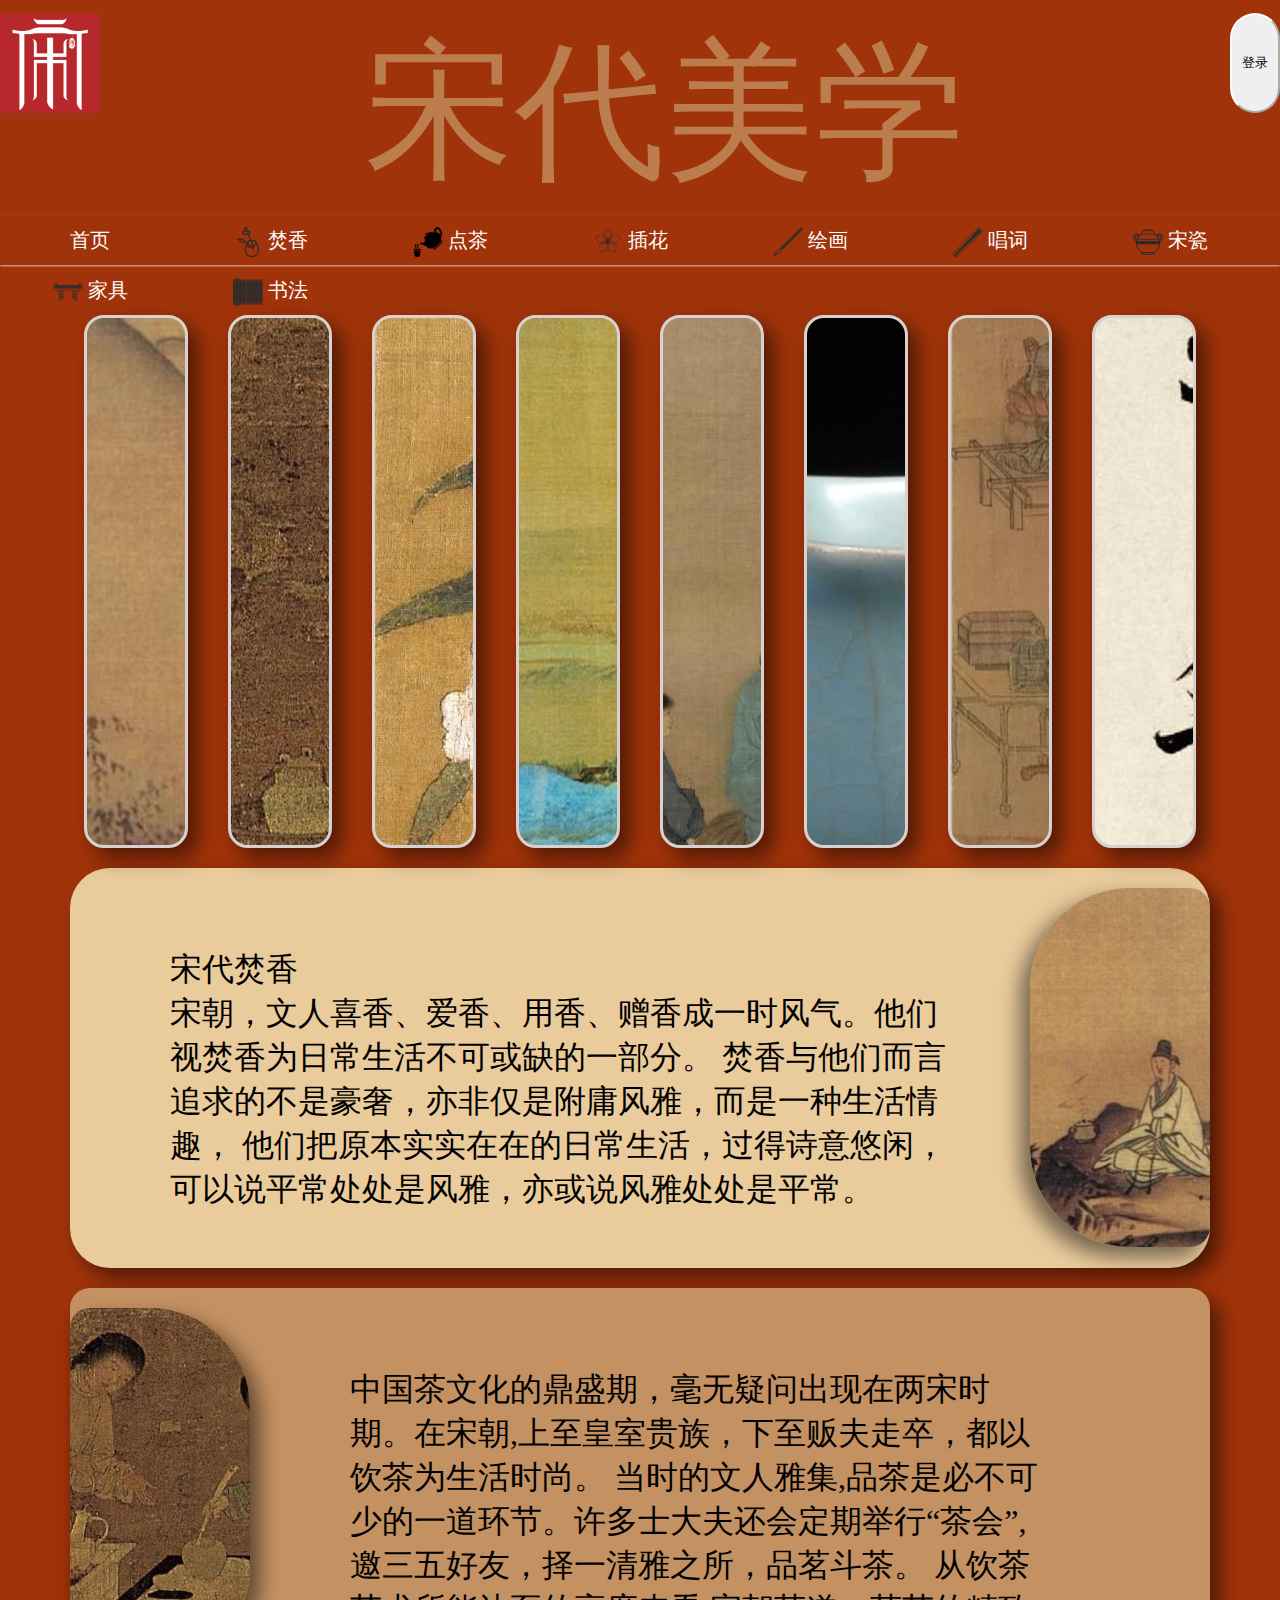
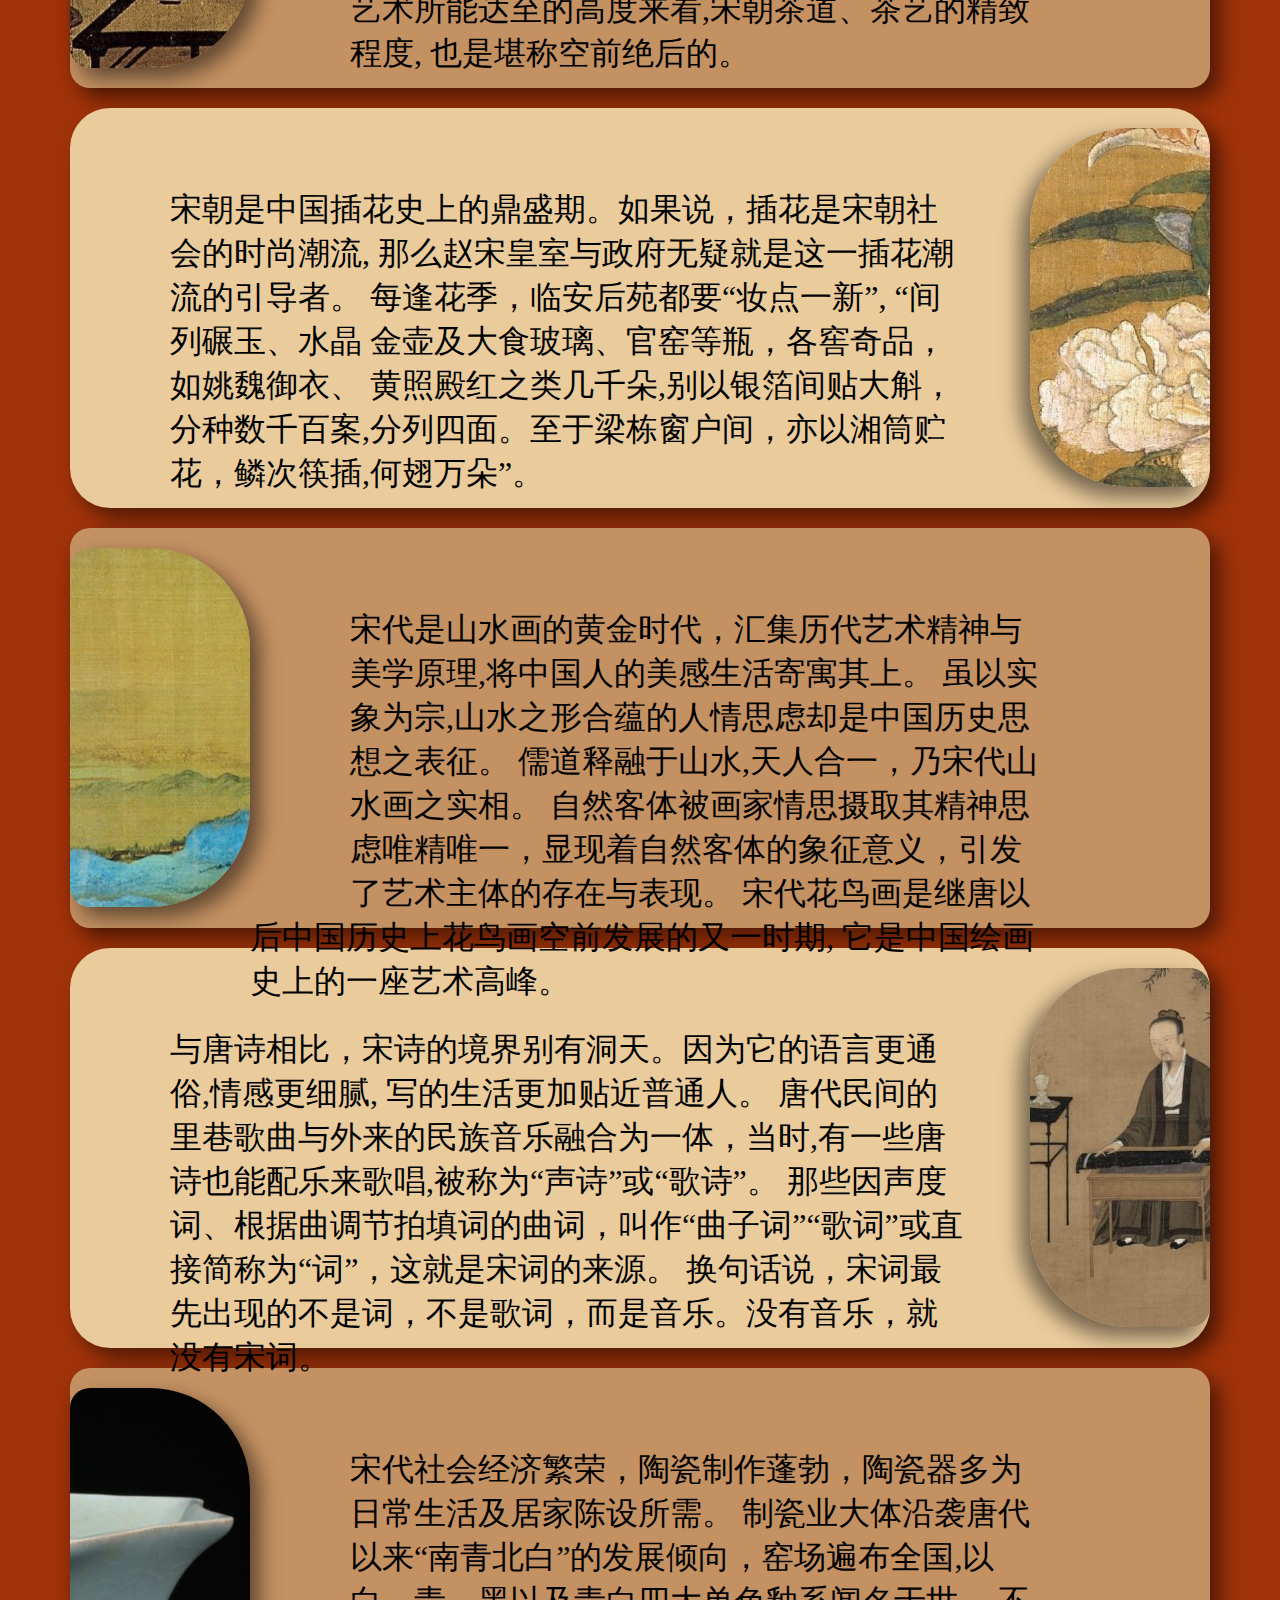
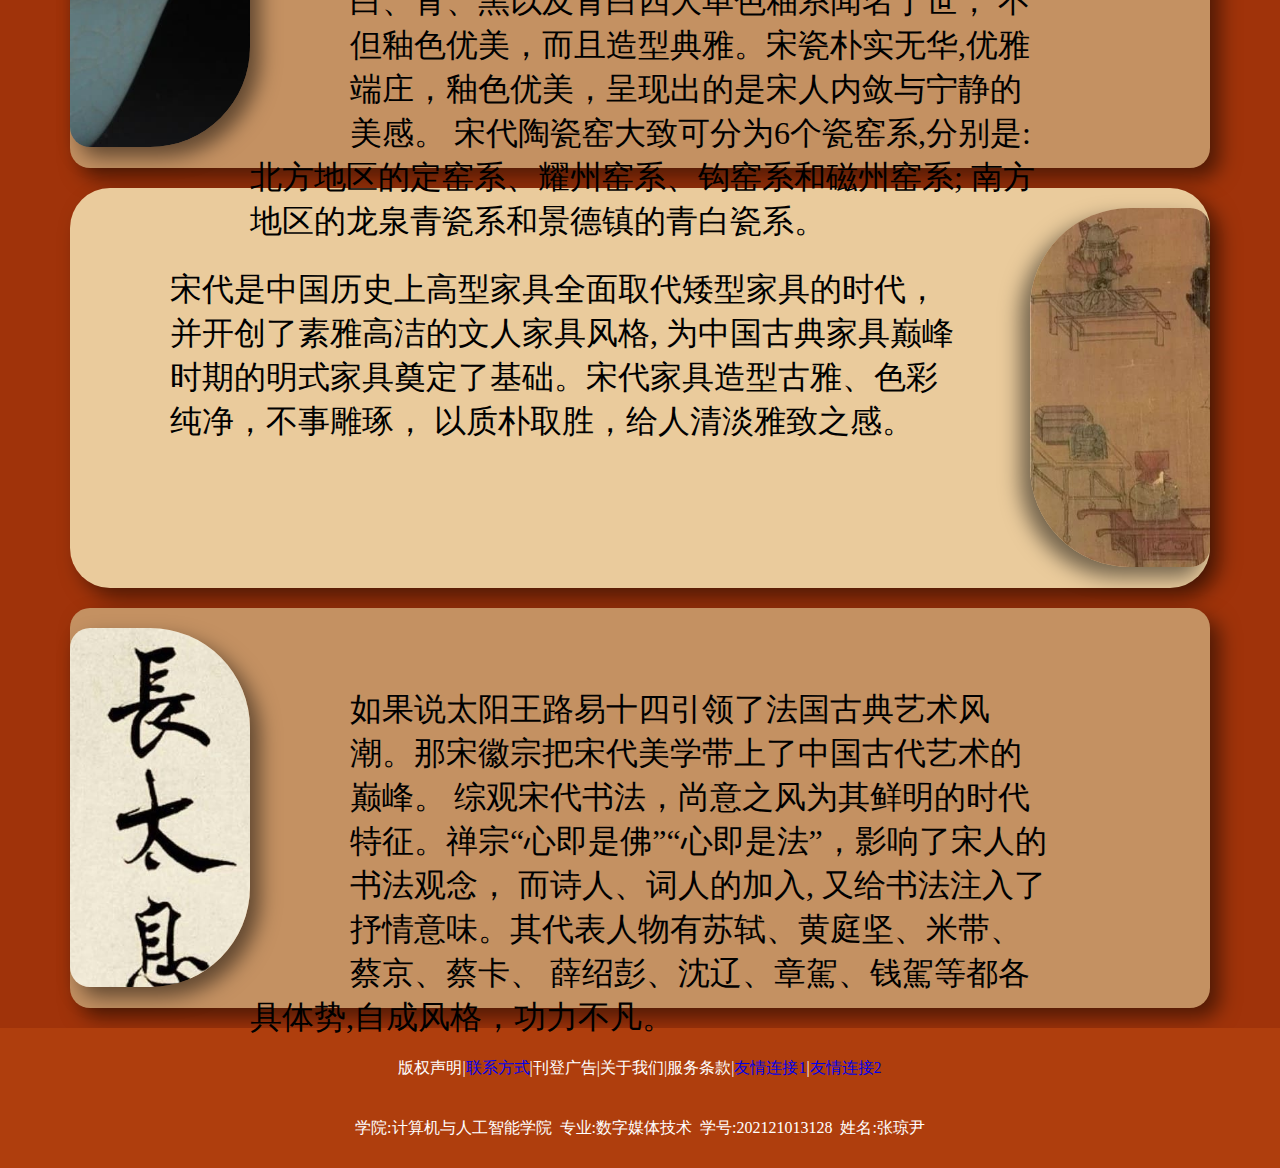
<file: assets/WebPages/index.html>
<!DOCTYPE html>
<html lang="en">
<head>
    <meta charset="UTF-8">
    <meta http-equiv="X-UA-Compatible" content="IE=edge">
    <meta name="viewport" content="width=device-width, initial-scale=1.0">
    <title>宋代美学</title>
    <link rel="stylesheet" href="./CSS/mainstyle1.css">
    <link rel="shortcut icon" href=".//favicon.ico" type="image/x-icon">
    <script type="text/javascript">
function MM_swapImgRestore() { //v3.0
  var i,x,a=document.MM_sr; for(i=0;a&&i<a.length&&(x=a[i])&&x.oSrc;i++) x.src=x.oSrc;
}
function MM_preloadImages() { //v3.0
  var d=document; if(d.images){ if(!d.MM_p) d.MM_p=new Array();
    var i,j=d.MM_p.length,a=MM_preloadImages.arguments; for(i=0; i<a.length; i++)
    if (a[i].indexOf("#")!=0){ d.MM_p[j]=new Image; d.MM_p[j++].src=a[i];}}
}

function MM_findObj(n, d) { //v4.01
  var p,i,x;  if(!d) d=document; if((p=n.indexOf("?"))>0&&parent.frames.length) {
    d=parent.frames[n.substring(p+1)].document; n=n.substring(0,p);}
  if(!(x=d[n])&&d.all) x=d.all[n]; for (i=0;!x&&i<d.forms.length;i++) x=d.forms[i][n];
  for(i=0;!x&&d.layers&&i<d.layers.length;i++) x=MM_findObj(n,d.layers[i].document);
  if(!x && d.getElementById) x=d.getElementById(n); return x;
}

function MM_swapImage() { //v3.0
  var i,j=0,x,a=MM_swapImage.arguments; document.MM_sr=new Array; for(i=0;i<(a.length-2);i+=3)
   if ((x=MM_findObj(a[i]))!=null){document.MM_sr[j++]=x; if(!x.oSrc) x.oSrc=x.src; x.src=a[i+2];}
}
    </script>
    
    
</head>
<body onLoad="MM_preloadImages('picture/icon/FX_Icon1.png','picture/icon/DC_Icon1.png','picture/icon/CH_Icon1.png','picture/icon/HH_Icon1.png','picture/icon/CC_Icon1.png','picture/icon/SC_Icon1.png','picture/icon/JJ_Icon1.png','picture/icon/SF_Icon1.png')">
    <div class="main">
        <div class="header">
            <div class="login">
                <a href="./HTML/login.html"><input type="button" value="登录" id="login"/></a>
            </div>
            <div id="title">
                <img src="./picture/logo.png" alt="logo">
                宋代美学
            </div>
            <!-- 导航条 -->
            <div class="nav">
                <!-- 导航项 -->
                <ul class="navlist">
                    <!-- 下拉列表 -->
                    <li class="btli">
                        <a href="#">
                            首页
                        </a>
                    </li>
                    <li class="btli">
                        <a href=".//HTML/FX_HTML.html" onMouseOut="MM_swapImgRestore()" onMouseOver="MM_swapImage('FX_Icon','','picture/icon/FX_Icon1.png',1)">
                            <img src="picture/icon/FX_Icon.png" width="50" height="50" id="FX_Icon">
                            <span>焚香</span>
                        </a> 
                        <ul class="droplist">
                            <li><a href="./HTML/FX_HTML.html">香机构</a></li>
                            <li><a href="./HTML/FX_HTML.html">市井香铺</a></li>
                            <li><a href="./HTML/FX_HTML.html">传世名作</a></li>
                            <li><a href="./HTML/FX_HTML.html">香篆香漏</a></li>
                            <li><a href="./HTML/FX_HTML.html">常见香料</a></li>
                            <li><a href="./HTML/FX_HTML.html">焚香步骤</a></li>
                            <li><a href="./HTML/FX_HTML.html">焚香用具</a></li>
                        </ul>
                    </li>
                    <li class="btli">
                    	<a href=".//HTML/DC_HTML.html" onMouseOut="MM_swapImgRestore()" onMouseOver="MM_swapImage('DC_Icon','','picture/icon/DC_Icon1.png',1)">
                            <img src="picture/icon/DC_Icon.png" width="50" height="50" id="DC_Icon">
                            <span>点茶</span>
                        </a>
                        <ul class="droplist">
                            <li><a href="./HTML/DC_HTML.html">宋代茶具</a></li>
                            <li><a href="./HTML/DC_HTML.html">茶百戏</a></li>
                        </ul>
                    </li>
                    <li class="btli">
                        <a href="./HTML/CH_HTML.html" onMouseOut="MM_swapImgRestore()" onMouseOver="MM_swapImage('CH_Icon','','picture/icon/CH_Icon1.png',1)">
                            <img src="picture/icon/CH_Icon.png" width="50" height="50" id="CH_Icon">
                        <span>插花</span> 
                        </a>
                        <ul class="droplist">
                            <li><a href=".//HTML/CH_HTML.html#花品高洁">花品高洁</a></li>
                            <li><a href=".//HTML/CH_HTML.html#支条奇僻">支条奇僻</a></li>
                            <li><a href=".//HTML/CH_HTML.html#器具质雅">器具质雅</a></li>
                            <li><a href=".//HTML/CH_HTML.html#匀称比例">匀称比例</a></li>
                            <li><a href=".//HTML/CH_HTML.html#主使分明">主使分明</a></li>
                            <li><a href=".//HTML/CH_HTML.html#色体疏密">色体疏密</a></li>
                            <li><a href=".//HTML/CH_HTML.html#摆设明净">摆设明净</a></li>
                            <li><a href=".//HTML/CH_HTML.html#赏咏以寄">赏咏以寄</a></li>
                        </ul>
                    </li>
                    <li class="btli">
                    	<a href="./HTML/HH_HTML.html" onMouseOut="MM_swapImgRestore()" onMouseOver="MM_swapImage('HH_Icon','','picture/icon/HH_Icon1.png',1)">
                            <img src="picture/icon/HH_Icon.png" width="50" height="50" id="HH_Icon">
                        <span>绘画</span>
                        </a>
                        <ul class="droplist">
                            <li><a href=".//HTML/HH_HTML.html#花鸟画" target="_blank">花鸟画</a></li>
                            <li><a href="./HTML/HH_HTML.html#人物画" target="_blank">人物画</a></li>
                            <li><a href="./HTML/HH_HTML.html#山水画" target="_blank">山水画</a></li>
                        </ul>
                    </li>
                    <li class="btli">
                        <a href="./HTML/CC_HTML.html" onMouseOut="MM_swapImgRestore()" onMouseOver="MM_swapImage('CC_Icon','','picture/icon/CC_Icon1.png',1)">
                            <img src="picture/icon/CC_Icon.png" width="50" height="50" id="CC_Icon">
                        <span>唱词</span>
                        </a>
                        <ul class="droplist">
                            <li><a href="./HTML/CC_HTML.html">宋词美句</a></li>
                            <li><a href="./HTML/CC_HTML.html">宋词</a></li>
                            <li><a href="./HTML/CC_HTML.html">宋代诗人</a></li>
                        </ul>
                    </li>
                    <li class="btli">
                        <a href="./HTML/SC_HTML.html" onMouseOut="MM_swapImgRestore()" onMouseOver="MM_swapImage('SC_Icon','','picture/icon/SC_Icon1.png',1)">
                            <img src="picture/icon/SC_Icon.png" width="50" height="50" id="SC_Icon">
                        <span>宋瓷</span>
                        </a> 
                        <ul class="droplist">
                            <li><a href="./HTML/SC_HTML.html#汝窑">汝窑</a></li>
                            <li><a href="./HTML/SC_HTML.html#官窑">官窑</a></li>
                            <li><a href="./HTML/SC_HTML.html#哥窑">哥窑</a></li>
                            <li><a href="./HTML/SC_HTML.html#钧窑">钧窑</a></li>
                            <li><a href="./HTML/SC_HTML.html#定窑">定窑</a></li>
                        </ul>
                    </li>
                    <li class="btli">
                    	<a href="./HTML/JJ_HTML.html" onMouseOut="MM_swapImgRestore()" onMouseOver="MM_swapImage('JJ_Icon','','picture/icon/JJ_Icon1.png',1)">
                            <img src="picture/icon/JJ_Icon.png" width="50" height="50" id="JJ_Icon">
                            <span>家具</span> 
                        </a>
                        <ul class="droplist">
                            <li><a href="./HTML/JJ_HTML.html">床与榻</a></li>
                            <li><a href="./HTML/JJ_HTML.html">案与桌</a></li>
                            <li><a href="./HTML/JJ_HTML.html">椅与凳</a></li>
                            <li><a href="./HTML/JJ_HTML.html">屏风</a></li>
                        </ul>
                    </li>
                    <li class="btli">
                        <a href="./HTML/SF_HTML.html" onMouseOut="MM_swapImgRestore()" onMouseOver="MM_swapImage('SF_Icon','','picture/icon/SF_Icon1.png',1)">
                            <img src="picture/icon/SF_Icon.png" width="50" height="50" id="SF_Icon">
                            <span>书法</span> 
                        </a>
                        <ul class="droplist">
                            <li><a href="./HTML/SF_HTML.html">苏轼</a></li>
                            <li><a href="./HTML/SF_HTML.html">黄庭坚</a></li>
                            <li><a href="./HTML/SF_HTML.html">米芾</a></li>
                            <li><a href="./HTML/SF_HTML.html">蔡襄</a></li>
                        </ul>
                    </li>
                </ul>
            </div>
            
        </div>
        <div class="content">
            <!-- 顶部图片 -->
             <div class="top_img_nav">
                <div class="shell">
                    <div class="box">
                        <a name="#FX">
                            <img src="./picture/main/焚香1.jpg" alt="焚香">
                        </a>
                    </div>
                    <div class="box">
                        <a name="#DC">
                            <img src="./picture/main/点茶1.jpg" alt="点茶">
                        </a>
                    </div>
                    <div class="box">
                        <a name="#CH">
                            <img src="./picture/main/插花1.jpg" alt="插花">
                        </a>
                    </div>
                    <div class="box">
                        <a name="#HH">
                            <img src="./picture/main/绘画1.jpg" alt="绘画">
                        </a>
                    </div>
                    <div class="box">
                        <a name="#CC">
                            <img src="./picture/main/唱词1.jpg" alt="唱词">
                        </a>
                    </div>
                    <div class="box">
                        <a name="#SC">
                            <img src="./picture/main/宋瓷1.jpg" alt="宋瓷">
                        </a>
                    </div>
                    <div class="box">
                        <a name="#JJ">
                            <img src="./picture/main/家具1.jpg" alt="家具">
                        </a>
                    </div>
                    <div class="box">
                        <a name="#SF">
                            <img src="./picture/main/书法1.jpg" alt="书法">
                        </a>
                    </div>
                </div>

            </div>
            <div class="container">
                <div class="FX">
                    <img src="./picture/circle/焚香circle.jpg" class="right_circle"/>
                    <div class="left_introduction">
                        <a name="FX"></a>
                        <div>
                            <p class="little_title">宋代焚香</p>
                            <p>
                                宋朝，文人喜香、爱香、用香、赠香成一时风气。他们视焚香为日常生活不可或缺的一部分。
                                焚香与他们而言追求的不是豪奢，亦非仅是附庸风雅，而是一种生活情趣，
                                他们把原本实实在在的日常生活，过得诗意悠闲，可以说平常处处是风雅，亦或说风雅处处是平常。
                            </p>
                        </div>
                    </div>
                </div>
                <div class="DC">
                    <img src="./picture/circle/点茶circle.jpg" alt="点茶" class="left_circle"/>
                    <div class="right_introduction">
                    	<a name="DC"></a>
                        <p>
                            中国茶文化的鼎盛期，毫无疑问出现在两宋时期。在宋朝,上至皇室贵族，下至贩夫走卒，都以饮茶为生活时尚。
                            当时的文人雅集,品茶是必不可少的一道环节。许多士大夫还会定期举行“茶会”, 邀三五好友，择一清雅之所，品茗斗茶。
                            从饮茶艺术所能达至的高度来看,宋朝茶道、茶艺的精致程度, 也是堪称空前绝后的。
                        </p>
                    </div>
                </div>
                <div class="CH">
                    <img src="./picture/circle/插花circle.jpg" alt="插花" class="right_circle"/>
                    <div class="left_introduction">
                        <a name="CH"></a>
                        <p>
                            ​宋朝是中国插花史上的鼎盛期。如果说，插花是宋朝社会的时尚潮流, 那么赵宋皇室与政府无疑就是这一插花潮流的引导者。
                            每逢花季，临安后苑都要“妆点一新”, “间列碾玉、水晶 金壶及大食玻璃、官窑等瓶，各窖奇品，如姚魏御衣、
                            黄照殿红之类几千朵,别以银箔间贴大斛，分种数千百案,分列四面。至于梁栋窗户间，亦以湘筒贮花，鳞次筷插,何翅万朵”。
                        </p>
                    </div>
                </div>
                <div class="HH">
                    <img src="./picture/circle/绘画circle.jpg" alt="绘画" class="left_circle" />
                    <div class="right_introduction" id="">
                        <a name="HH"></a>
                        <p>
                            ​宋代是山水画的黄金时代，汇集历代艺术精神与美学原理,将中国人的美感生活寄寓其上。
                            虽以实象为宗,山水之形合蕴的人情思虑却是中国历史思想之表征。 儒道释融于山水,天人合一，乃宋代山水画之实相。
                            自然客体被画家情思摄取其精神思虑唯精唯一，显现着自然客体的象征意义，引发了艺术主体的存在与表现。
                            宋代花鸟画是继唐以后中国历史上花鸟画空前发展的又一时期, 它是中国绘画史上的一座艺术高峰。
                        </p>
                    </div>
                </div>
                <div class="CC">
                    <img src="./picture/circle/唱词circle.jpg" alt="唱词" class="right_circle" />
                    <div class="left_introduction">
                        <a name="CC"></a>
                        <p>
                            与唐诗相比，宋诗的境界别有洞天。因为它的语言更通俗,情感更细腻, 写的生活更加贴近普通人。
                            唐代民间的里巷歌曲与外来的民族音乐融合为一体，当时,有一些唐诗也能配乐来歌唱,被称为“声诗”或“歌诗”。
                            那些因声度词、根据曲调节拍填词的曲词，叫作“曲子词”“歌词”或直接简称为“词”，这就是宋词的来源。
                            换句话说，宋词最先出现的不是词，不是歌词，而是音乐。没有音乐，就没有宋词。
                        </p>
                    </div>
                </div>
                <div class="SC">
                    <img src="./picture/circle/宋瓷circle.jpg" class="left_circle" />
                    <div class="right_introduction">
                        <a name="SC"></a>
                        <p>
                            宋代社会经济繁荣，陶瓷制作蓬勃，陶瓷器多为日常生活及居家陈设所需。
                            制瓷业大体沿袭唐代以来“南青北白”的发展倾向，窑场遍布全国,以白、青、黑以及青白四大单色釉系闻名于世，
                            不但釉色优美，而且造型典雅。宋瓷朴实无华,优雅端庄，釉色优美，呈现出的是宋人内敛与宁静的美感。
                            宋代陶瓷窑大致可分为6个瓷窑系,分别是:北方地区的定窑系、耀州窑系、钩窑系和磁州窑系;
                            南方地区的龙泉青瓷系和景德镇的青白瓷系。
                        </p>
                    </div>
                </div>
                <div class="JJ">
                    <img src="./picture/circle/家具circle.jpg" class="right_circle" />
                    <div class="left_introduction">
                        <a name="JJ"></a>
                        <p>
                            ​宋代是中国历史上高型家具全面取代矮型家具的时代，并开创了素雅高洁的文人家具风格,
                            为中国古典家具巅峰时期的明式家具奠定了基础。宋代家具造型古雅、色彩纯净，不事雕琢，
                            以质朴取胜，给人清淡雅致之感。
                        </p>
                    </div>
                </div>
                <div class="SF">
                    <img src="./picture/circle/书法circle.jpg" class="left_circle" /> 
                    <div class="right_introduction">
                        <a name="SF"></a>
                        <p>
                            如果说太阳王路易十四引领了法国古典艺术风潮。那宋徽宗把宋代美学带上了中国古代艺术的巅峰。
                            综观宋代书法，尚意之风为其鲜明的时代特征。禅宗“心即是佛”“心即是法”，影响了宋人的书法观念，
                            而诗人、词人的加入, 又给书法注入了抒情意味。其代表人物有苏轼、黄庭坚、米带、蔡京、蔡卡、
                            薛绍彭、沈辽、章駕、钱駕等都各具体势,自成风格，功力不凡。
                        </p>
                    </div>
                </div>    
            </div> 
        <div class="footer">
            版权声明|<a href="./picture/main/QR_Code.jpg">联系方式</a>|刊登广告|关于我们|服务条款|<a href="https://news.cgtn.com/event/2022/The-Song-Painted/index.html">友情连接1</a>|<a href="https://digicol.dpm.org.cn/">友情连接2</a>
            <br>
            学院:计算机与人工智能学院&nbsp;&nbsp;专业:数字媒体技术&nbsp;&nbsp;学号:202121013128&nbsp;&nbsp;姓名:张琼尹
        </div>
    </div>
</body>
</html>
</file>
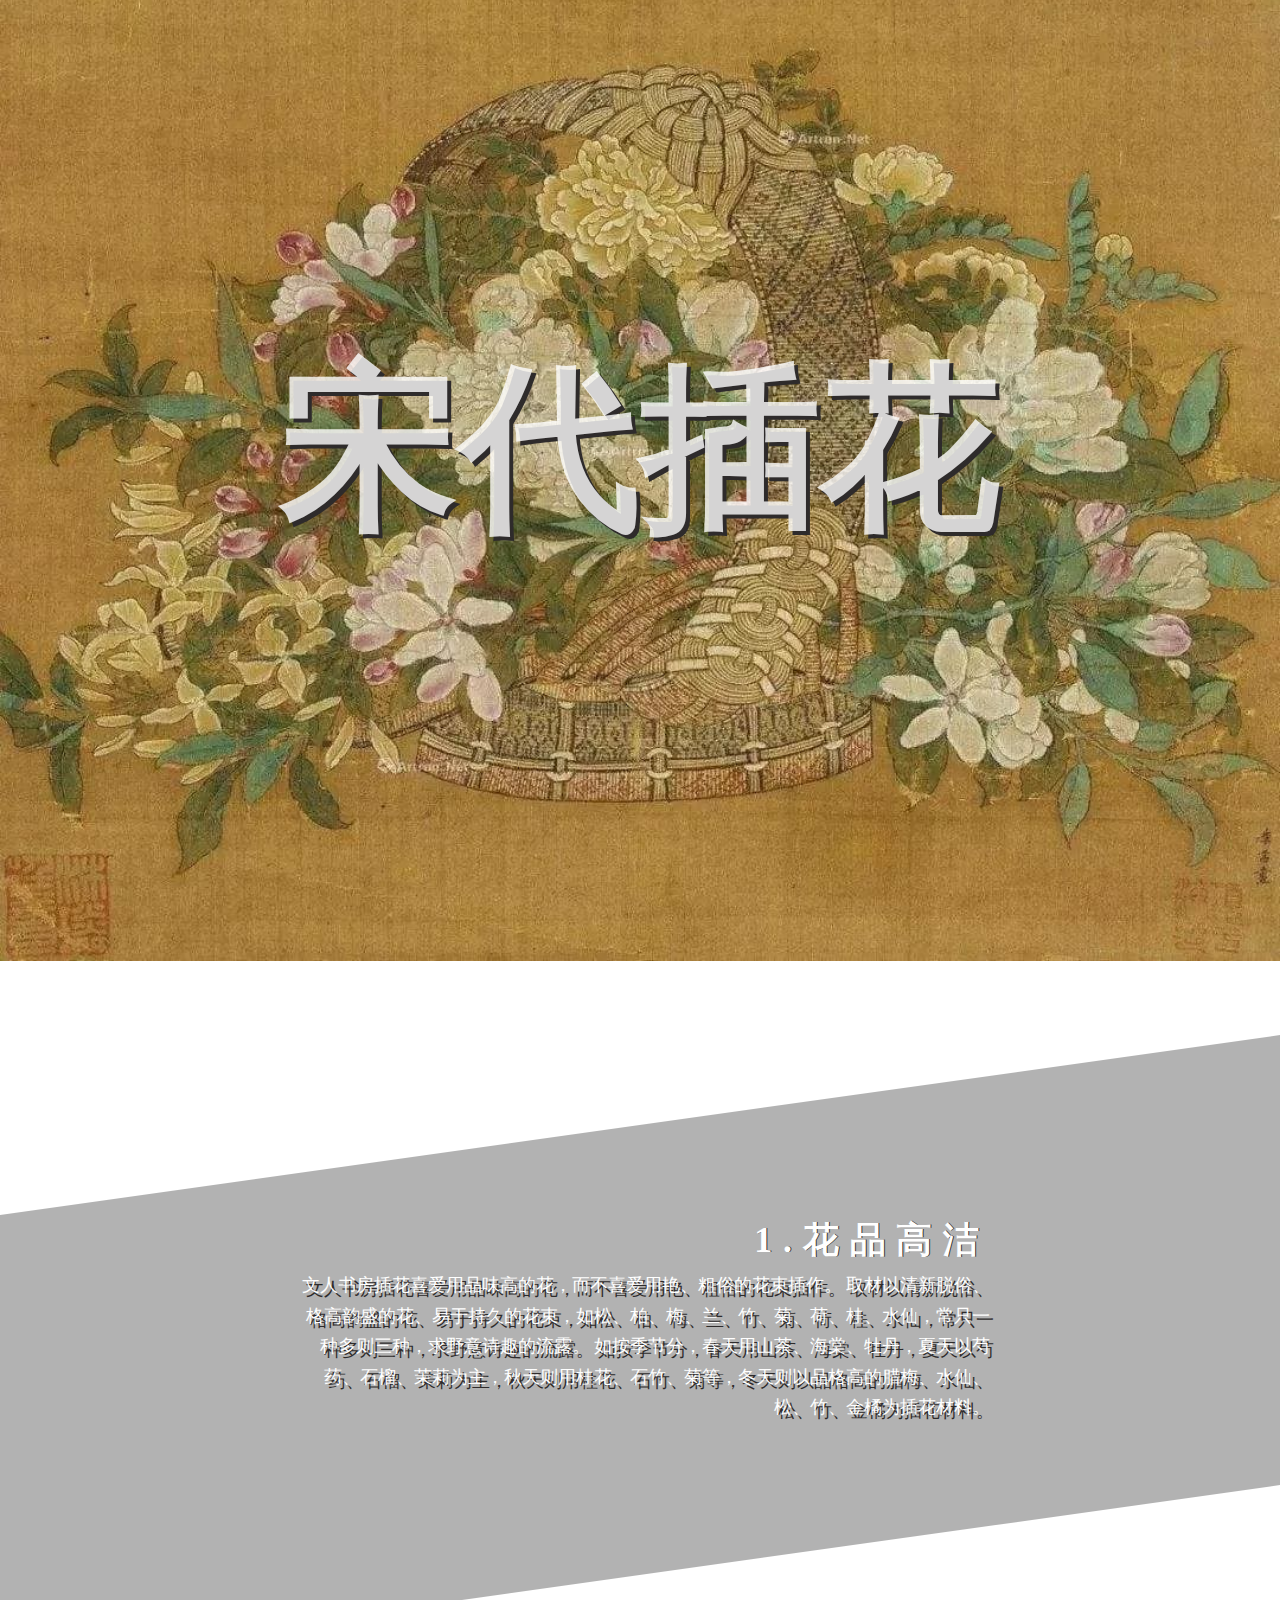
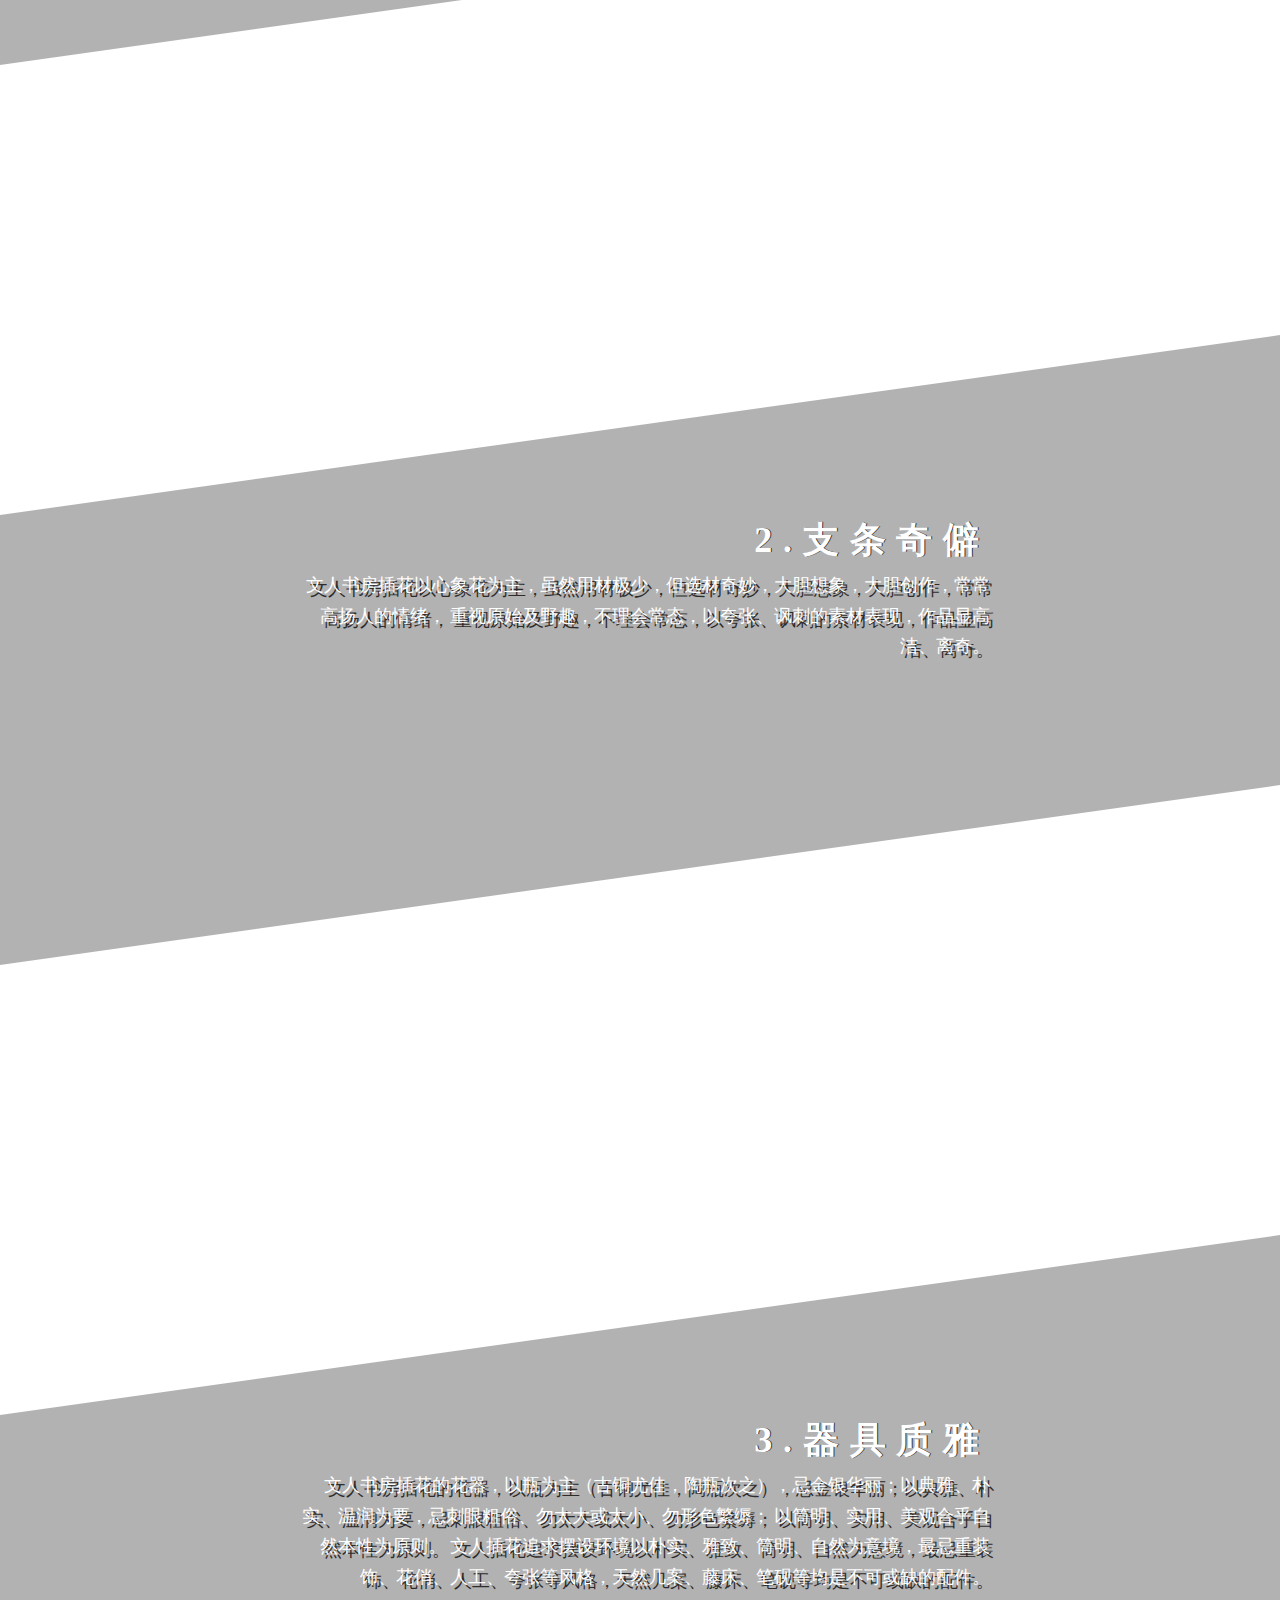
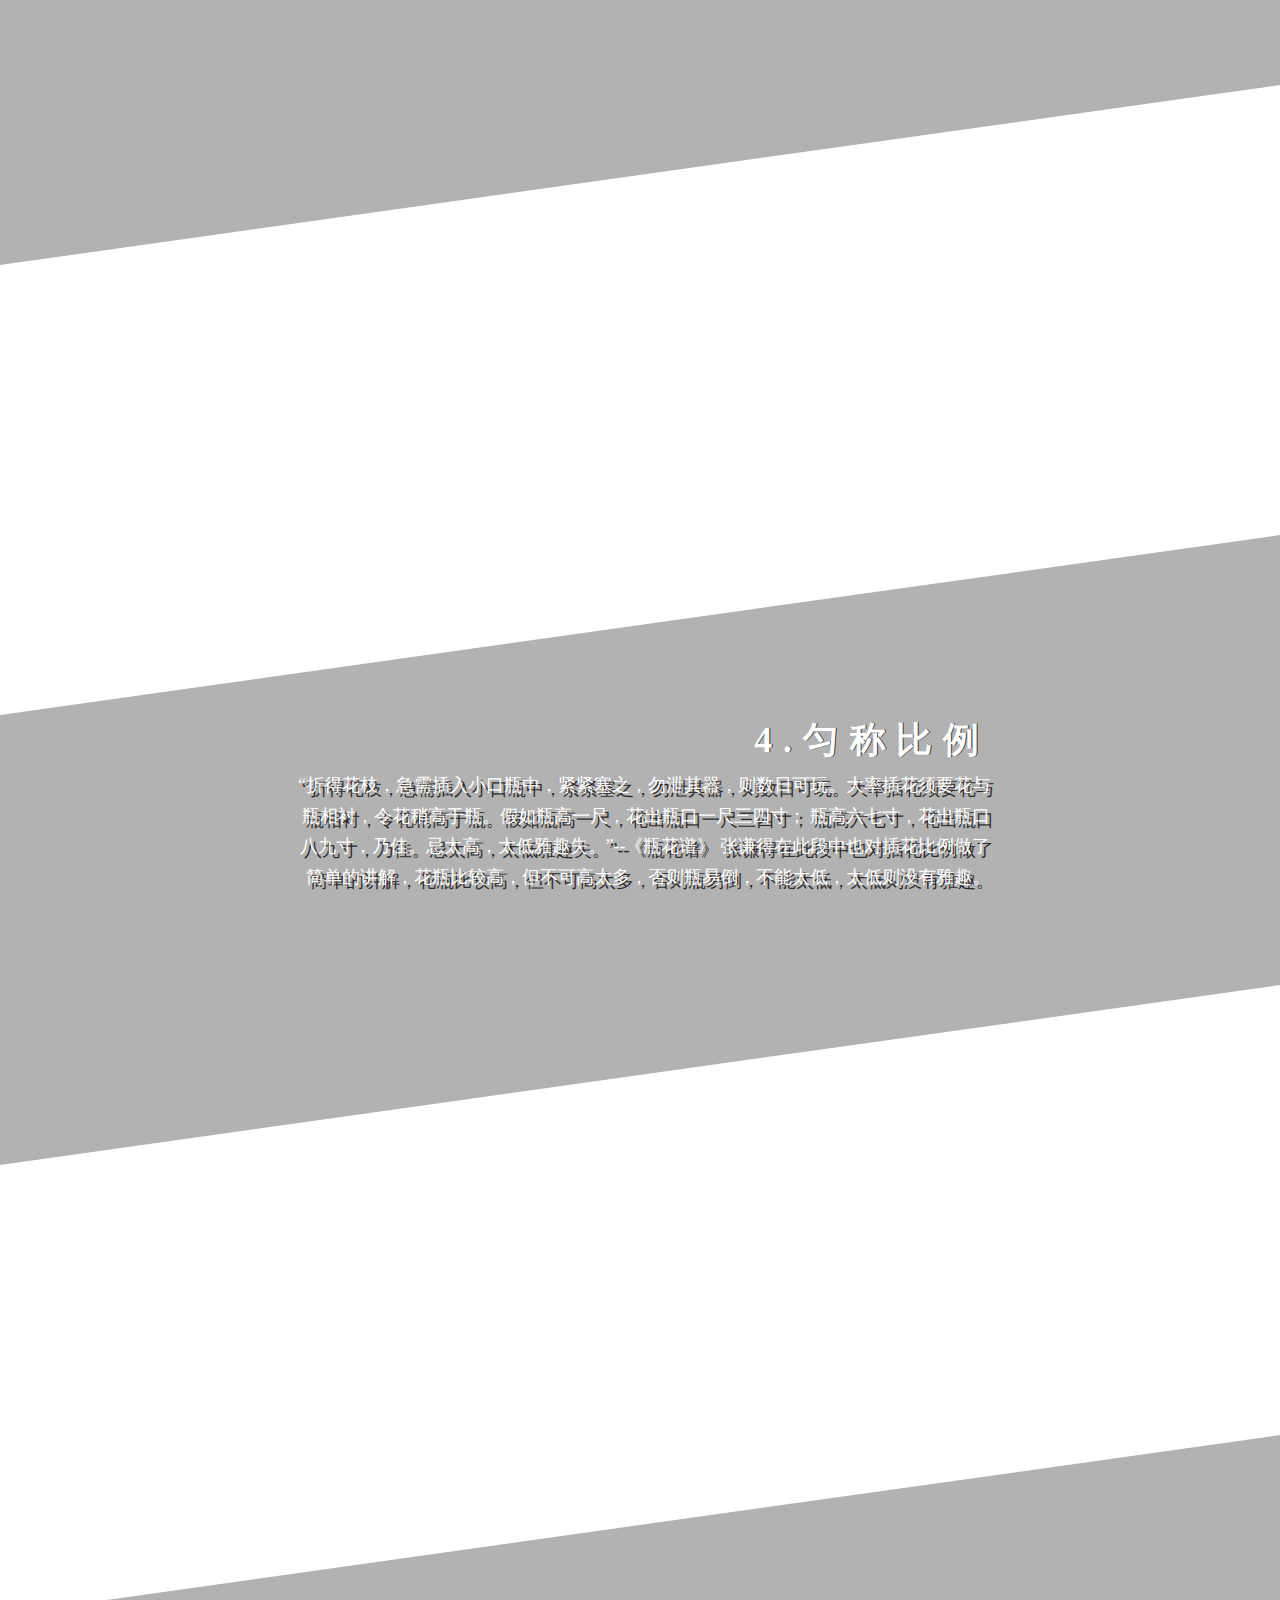
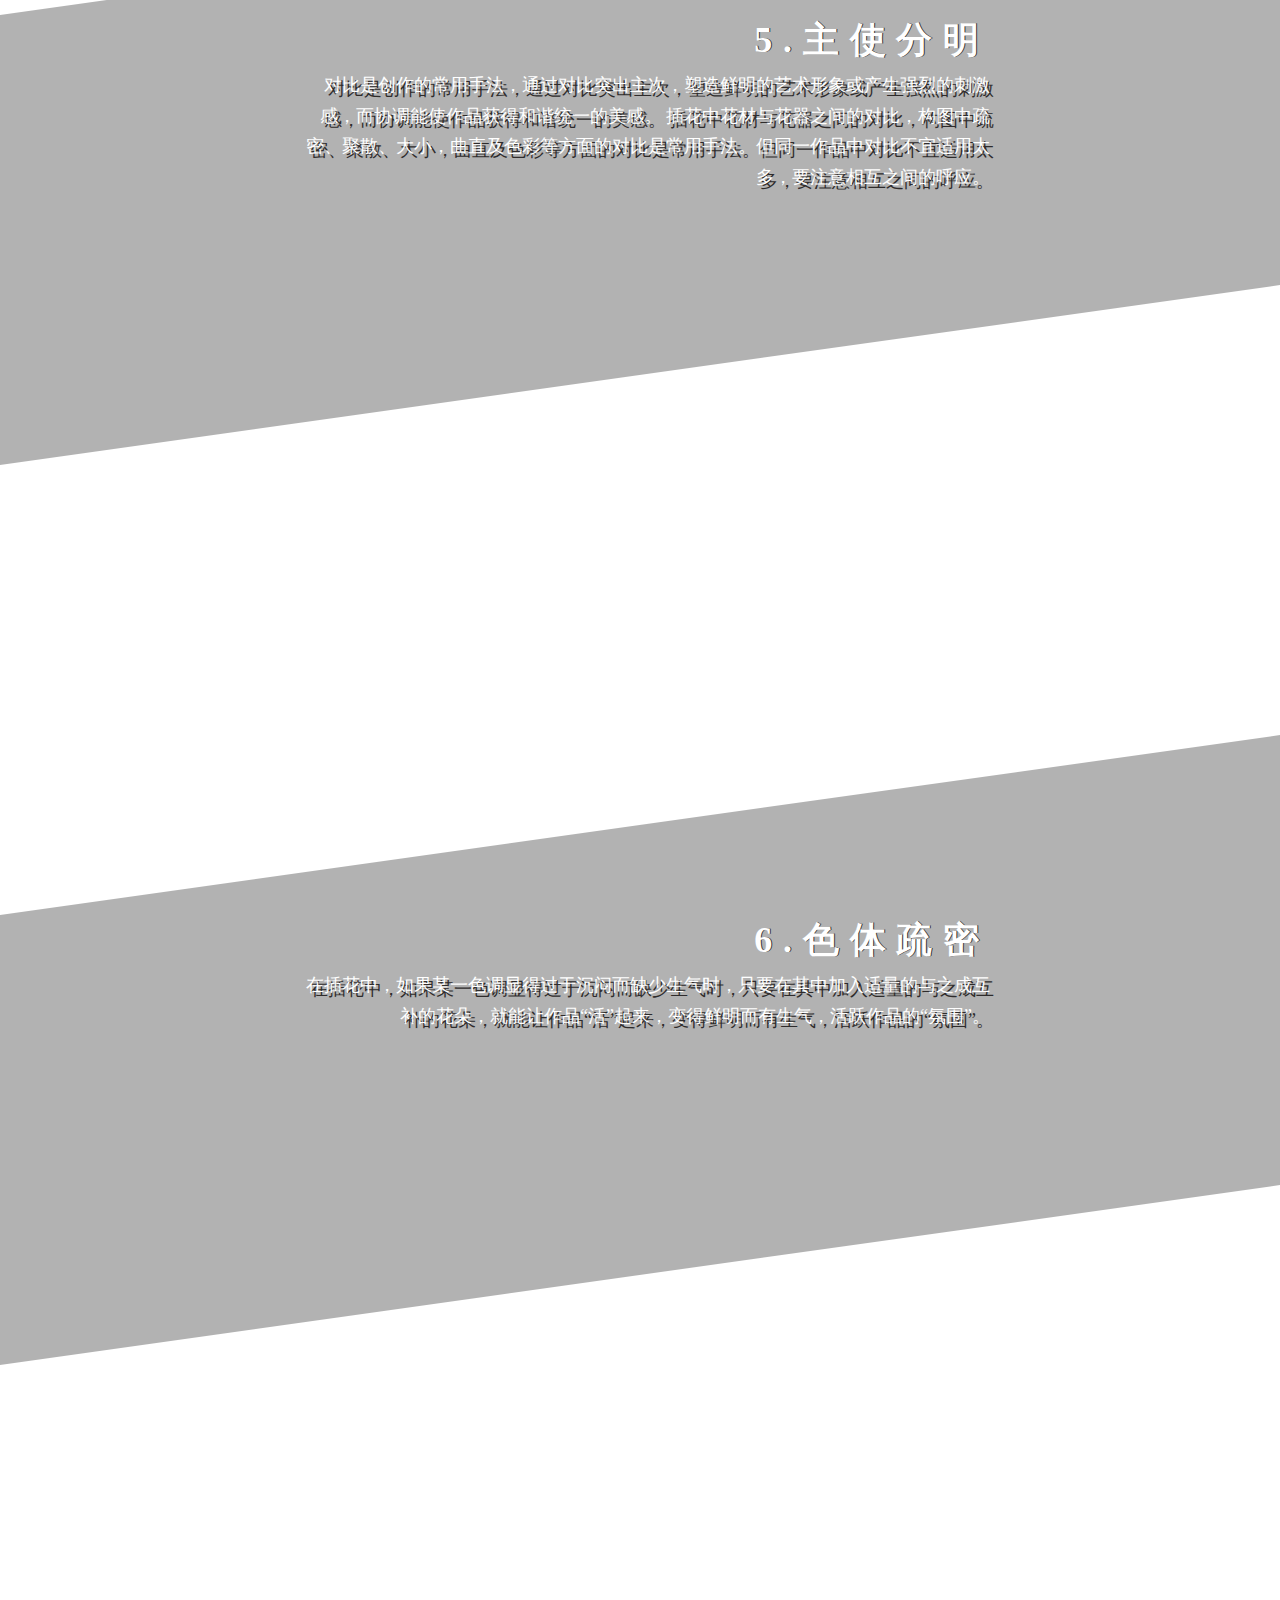
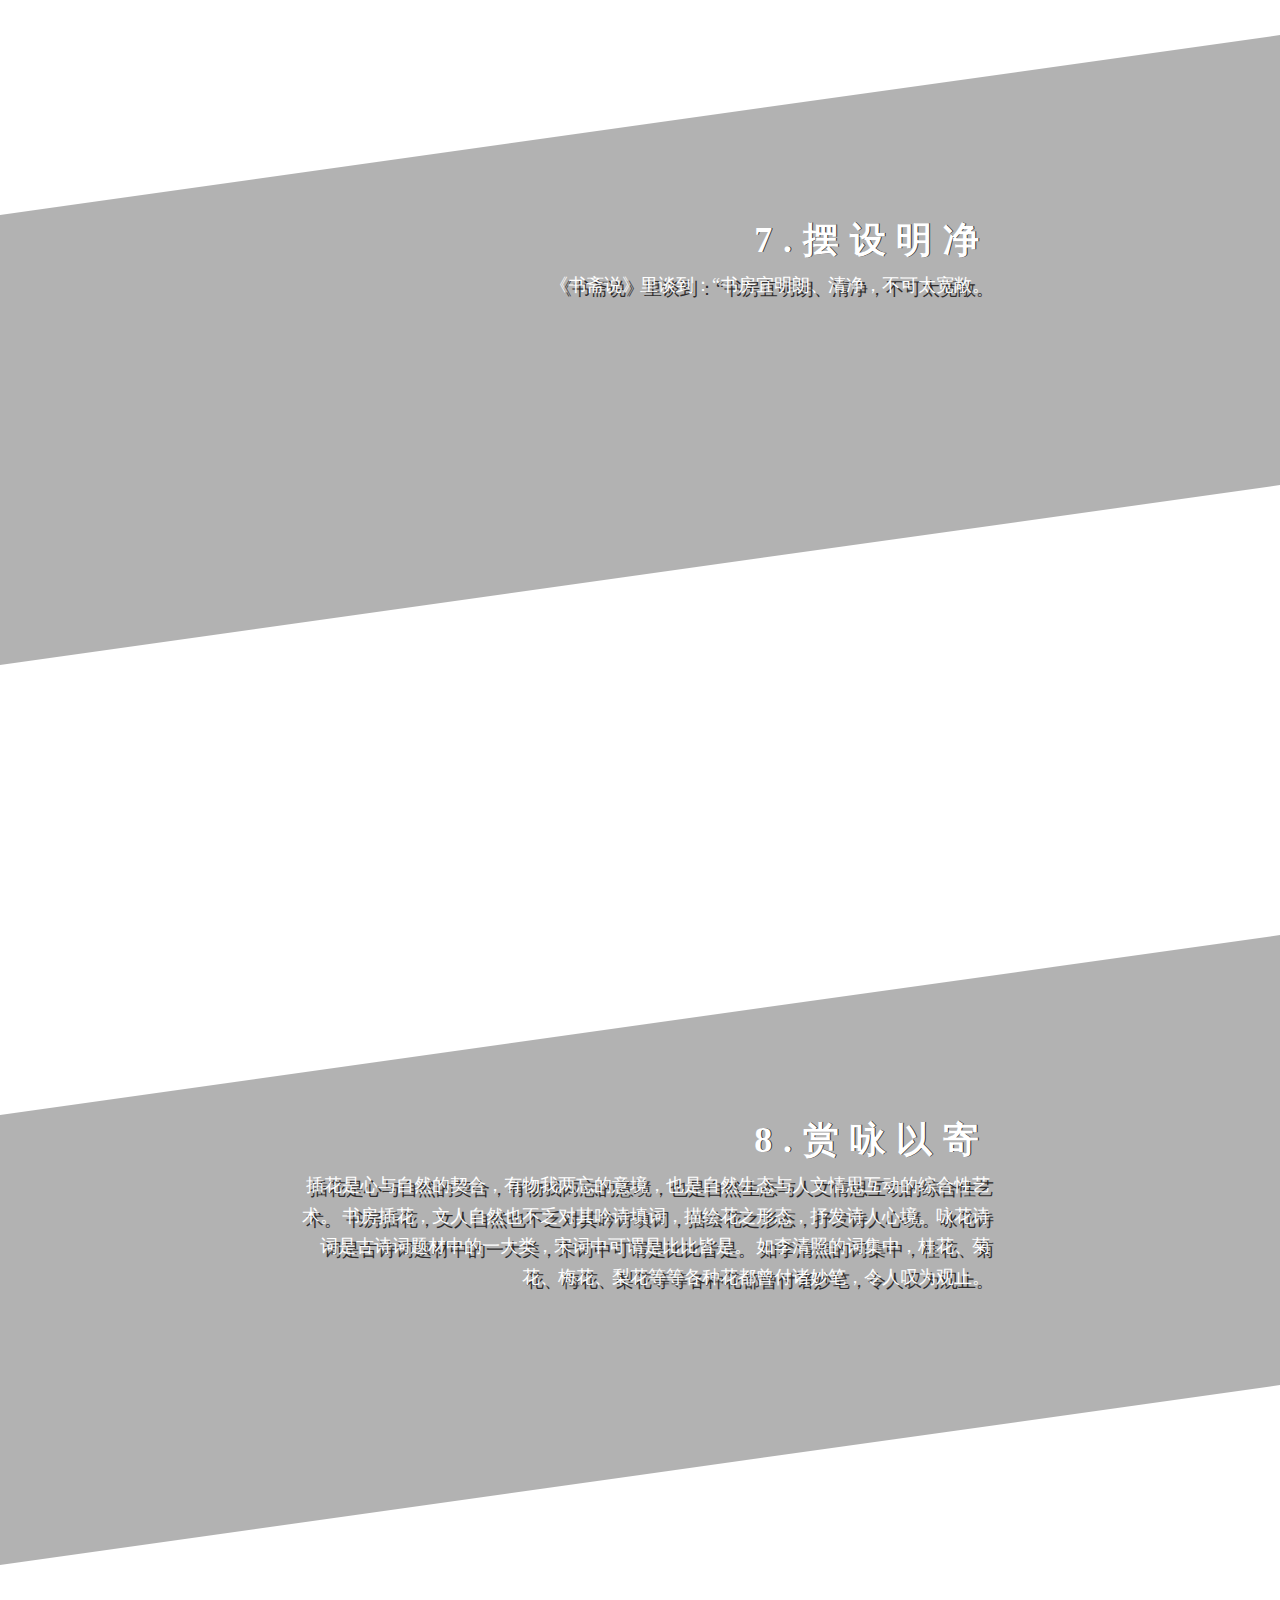
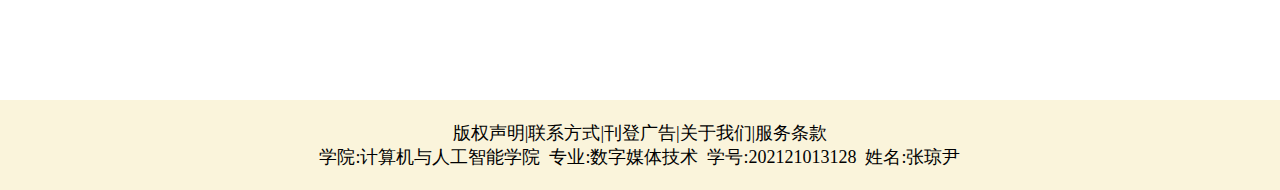
<file: assets/WebPages/HTML/CH_HTML.html>
<!DOCTYPE html>
<html lang="en">
<head>
    <meta charset="UTF-8">
    <meta http-equiv="X-UA-Compatible" content="IE=edge">
    <meta name="viewport" content="width=device-width, initial-scale=1.0">
    <title>宋代插花</title>
    <link rel="stylesheet" href="../CSS/CH_CSS.CSS">
    <link rel="shortcut icon" href="../favicon.ico" type="image/x-icon">
</head>
<body>
    <div class="container">
        <section class="content-zero">
            <h1>宋代插花</h1>
        </section>
        
        <section class="content-one">
            <div class="text-box">
                <div class="cnt">
                    <a href="#" name="花品高洁"><h2>1.花品高洁</h2></a>
                    <p>
                        文人书房插花喜爱用品味高的花，而不喜爱用艳、粗俗的花束插作。
                        取材以清新脱俗、格高韵盛的花、易于持久的花束，如松、柏、梅、兰、竹、菊、荷、桂、水仙，常只一种多则三种，求野意诗趣的流露。
                        如按季节分，春天用山茶、海棠、牡丹，夏天以芍药、石榴、茉莉为主，秋天则用桂花、石竹、菊等，冬天则以品格高的腊梅、水仙、松、竹、金橘为插花材料。
                    </p>
                    <a href="#" class="btn"></a>
                </div>
            </div>
        </section>
        <section class="content-two">
            <div class="text-box">
                <div class="cnt">
                    <a href="#" name="支条奇僻"><h2>2.支条奇僻</h2></a>
                    <p>
                        文人书房插花以心象花为主，虽然用材极少，但选材奇妙，大胆想象，大胆创作，常常高扬人的情绪，
                        重视原始及野趣，不理会常态，以夸张、讽刺的素材表现，作品显高洁、离奇。
                    </p>
                    <a href="#" class="btn"></a>
                </div>
            </div>
            
        </section>
        <section class="content-three">
            <div class="text-box">
                <div class="cnt">
                    <a href="#" name="器具质雅"><h2>3.器具质雅</h2></a>
                    <p>
                        文人书房插花的花器，以瓶为主（古铜尤佳，陶瓶次之），忌金银华丽；以典雅、朴实、温润为要，忌刺眼粗俗、勿太大或太小、勿形色繁缛；
                        以筒明、实用、美观合乎自然本性为原则。
                        文人插花追求摆设环境以朴实、雅致、筒明、自然为意境，最忌重装饰、花俏、人工、夸张等风格，天然几案、藤床、笔砚等均是不可或缺的配件。
                    </p>
                    <a href="#" class="btn"></a>
                </div>
            </div>
        </section>
        <section class="content-four">
            <div class="text-box">
                <div class="cnt">
                    <a href="#" name="匀称比例"><h2>4.匀称比例</h2></a>
                    <p>
                        “折得花枝，急需插入小口瓶中，紧紧塞之，勿泄其器，则数日可玩。大率插花须要花与瓶相衬，令花稍高于瓶。假如瓶高一尺，花出瓶口一尺三四寸；
                        瓶高六七寸，花出瓶口八九寸，乃佳。忌太高，太低雅趣失。”--《瓶花谱》
                        张谦得在此段中也对插花比例做了简单的讲解，花瓶比较高，但不可高太多，否则瓶易倒，不能太低，太低则没有雅趣。
                    </p>
                    <a href="#" class="btn"></a>
                </div>
            </div>
        </section>
        <section class="content-five">
            <div class="text-box">
                <div class="cnt">
                    <a href="#" name="主使分明"><h2>5.主使分明</h2></a>
                    <p>
                        对比是创作的常用手法，通过对比突出主次，塑造鲜明的艺术形象或产生强烈的刺激感，而协调能使作品获得和谐统一的美感。
                        插花中花材与花器之间的对比，构图中疏密、聚散、大小，曲直及色彩等方面的对比是常用手法。但同一作品中对比不宜适用太多，要注意相互之间的呼应。
                    </p>
                    <a href="#" class="btn"></a>
                </div>
            </div>
        </section>
        <section class="content-six">
            <div class="text-box">
                <div class="cnt">
                    <a href="#" name="色体疏密"><h2>6.色体疏密</h2></a>
                    <p>
                        在插花中，如果某一色调显得过于沉闷而缺少生气时，只要在其中加入适量的与之成互补的花朵，就能让作品“活”起来，变得鲜明而有生气，活跃作品的“氛围”。
                    </p>
                    <a href="#" class="btn"></a>
                </div>
            </div>
        </section>
        <section class="content-seven">
            <div class="text-box">
                <div class="cnt">
                    <a href="#" name="摆设明净"><h2>7.摆设明净</h2></a>
                    <p>
                        《书斋说》里谈到：“书房宜明朗、清净，不可太宽敞。
                    </p>
                    <a href="#" class="btn"></a>
                </div>
            </div>
        </section>
        <section class="content-eight">
            <div class="text-box">
                <div class="cnt">
                    <a href="#" name="赏咏以寄"><h2>8.赏咏以寄</h2></a>
                    <p>
                        插花是心与自然的契合，有物我两忘的意境，也是自然生态与人文情思互动的综合性艺术。
                        书房插花，文人自然也不乏对其吟诗填词，描绘花之形态，抒发诗人心境。咏花诗词是古诗词题材中的一大类，宋词中可谓是比比皆是。
                        如李清照的词集中，桂花、菊花、梅花、梨花等等各种花都曾付诸妙笔，令人叹为观止。
                    </p>
                    <a href="#" class="btn"></a>
                </div>
            </div>
        </section>
        <div class="footer">
            版权声明|联系方式|刊登广告|关于我们|服务条款
            <br>
            学院:计算机与人工智能学院&nbsp;&nbsp;专业:数字媒体技术&nbsp;&nbsp;学号:202121013128&nbsp;&nbsp;姓名:张琼尹
        </div>
    </div>
</body>
</html>
</file>
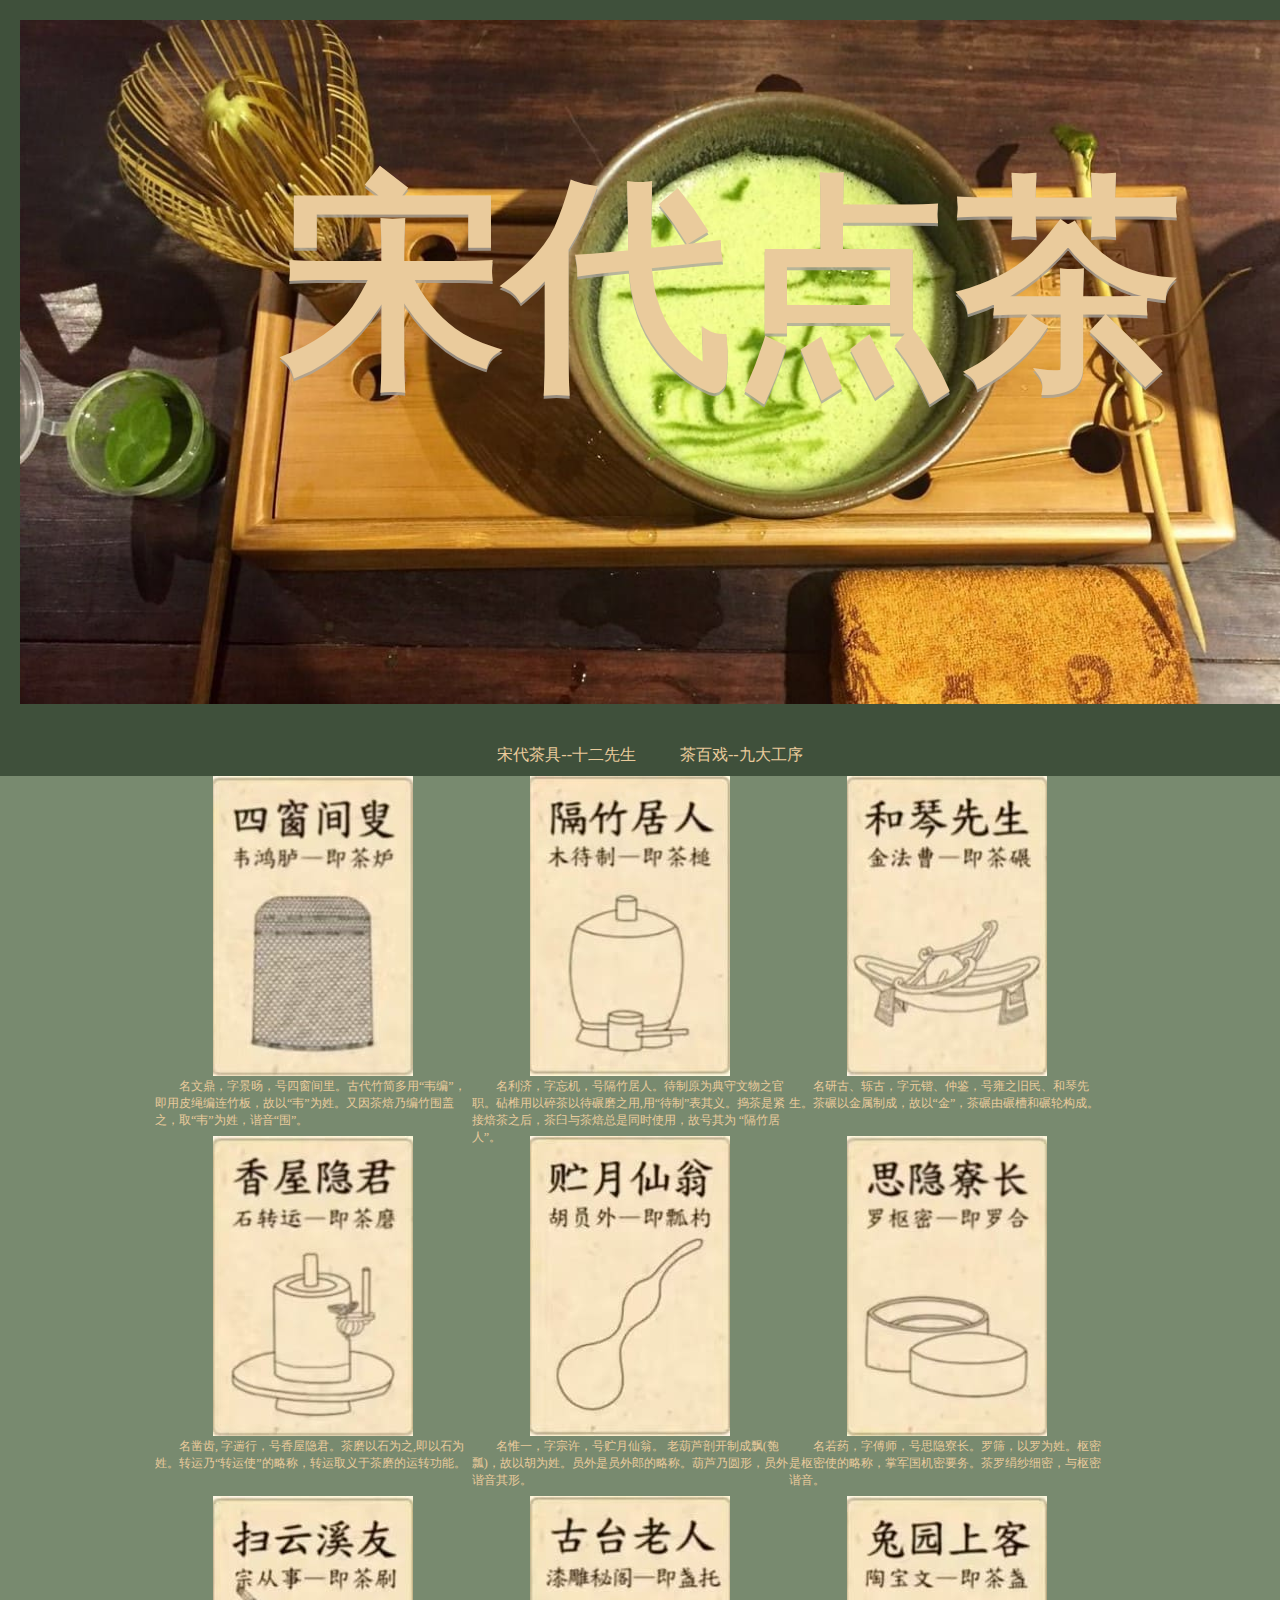
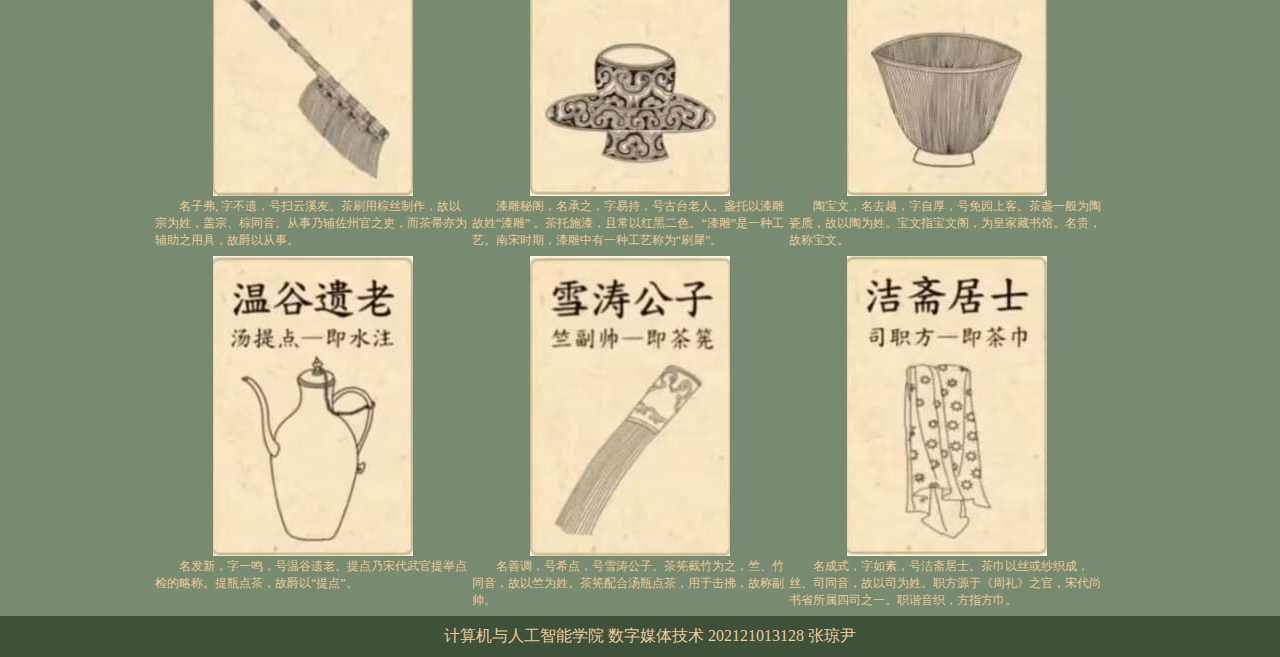
<file: assets/WebPages/HTML/DC_HTML.html>
<!DOCTYPE html>
<html lang="en">
<head>
    <meta charset="UTF-8">
    <meta http-equiv="X-UA-Compatible" content="IE=edge">
    <meta name="viewport" content="width=device-width, initial-scale=1.0">
    <title>宋代点茶</title>
    <link rel="stylesheet" href="../CSS/DC_CSS.CSS">
    <link rel="shortcut icon" href="../favicon.ico" type="image/x-icon">
</head>
<body>
    <div class="main">
        <div class="header">
            <h1>宋代点茶</h1>
            <div class="banner">
                <!-- <a href="" class = 'left jiantou'>&lt;</a> -->
                <!-- <a href="" class = 'right jiantou'>&gt;</a> -->
                <ul class="pic">
                    <li><a href="#"><img src="../picture/tea/banner/banner1.jpg" alt=""></a></li>
                    <!-- <li><a href="#"><img src="../picture/tea/banner/banner2.jpg" alt=""></a></li>
                    <li><a href="#"><img src="../picture/tea/banner/banner3.jpg" alt=""></a></li>
                    <li><a href="#"><img src="../picture/tea/banner/banner4.jpg" alt=""></a></li> -->
                </ul>
                <!-- <ul class="lis">
                    <li></li>
                    <li class = 'selected'></li>
                    <li></li>
                    <li></li>
                    <li></li>
                </ul> -->
            </div>
        </div>
        <div class="nav">
            <nav class="nav">
                <ul>
                    <a >宋代茶具--十二先生</a>
                    <a >茶百戏--九大工序</a>
                </ul>
            </nav>
        </div>
        <div class="container">
            <!-- <div class="lside">
                <h2>左边栏</h2>
                <p>左边栏内容</p>
            </div>
            <div class="rside">
                <h2>右边栏</h2>
                <p>右边栏内容</p>
            </div> -->
            <div class="content">
                <div class="neirong">
                    <div style="display:block;">
                        <ul>
                            <li>
                                <img src="../picture/tea/韦鸿炉.jpg" alt="韦鸿炉">
                                <p>
                                    名文鼎，字景旸，号四窗间里。古代竹简多用“韦编”，即用皮绳编连竹板，故以“韦”为姓。又因茶焙乃编竹围盖之，取“韦”为姓，谐音“围”。
                                </p>
                            </li>
                            <li>
                                <img src="../picture/tea/木侍制.jpg" alt="木侍制">
                                <p>
                                    名利济，字忘机，号隔竹居人。待制原为典守文物之官职。砧椎用以碎茶以待碾磨之用,用“待制”表其义。捣茶是紧接焙茶之后，茶臼与茶焙总是同时使用，故号其为 “隔竹居人”。
                                </p>
                            </li>
                            <li>
                                <img src="../picture/tea/金法曹.jpg" alt="金法曹">
                                <p>
                                    名研古、轹古，字元锴、仲鉴，号雍之旧民、和琴先生。茶碾以金属制成，故以“金”，茶碾由碾槽和碾轮构成。
                                </p>
                            </li>
                            <li>
                                <img src="../picture/tea/石转运.jpg" alt="石转运">
                                <p>
                                    名凿齿, 字遄行，号香屋隐君。茶磨以石为之,即以石为姓。转运乃“转运使”的略称，转运取义于茶磨的运转功能。
                                </p>
                            </li>
                            <li>
                                <img src="../picture/tea/胡员外.jpg" alt="胡员外">
                                <p>
                                    名惟一，字宗许，号贮月仙翁。 老葫芦剖开制成飘(匏瓢)，故以胡为姓。员外是员外郎的略称。葫芦乃圆形，员外谐音其形。
                                </p>
                            </li>
                            <li>
                                <img src="../picture/tea/罗枢密.jpg" alt="罗枢密">
                                <p>
                                    名若药，字傅师，号思隐寮长。罗筛，以罗为姓。枢密是枢密使的略称，掌军国机密要务。茶罗绢纱细密，与枢密谐音。
                                </p>
                            </li>
                            <li>
                                <img src="../picture/tea/宗从事.jpg" alt="宗从事">
                                <p>
                                    名子弗, 字不遗，号扫云溪友。茶刷用棕丝制作，故以宗为姓，盖宗、棕同音。从事乃辅佐州官之吏，而茶帚亦为辅助之用具，故爵以从事。
                                </p>
                            </li>
                            <li>
                                <img src="../picture/tea/漆雕秘阁.jpg" alt="漆雕秘阁">
                                <p>
                                    漆雕秘阁，名承之，字易持，号古台老人。盏托以漆雕故姓“漆雕” 。茶托施漆，且常以红黑二色。“漆雕”是一种工艺。南宋时期，漆雕中有一种工艺称为“刷犀”。
                                </p>
                            </li>
                            <li>
                                <img src="../picture/tea/陶宝文.jpg" alt="陶宝文">
                                <p>
                                    陶宝文，名去越，字自厚，号免园上客。茶盏一般为陶瓷质，故以陶为姓。宝文指宝文阁，为皇家藏书馆。名贵，故称宝文。
                                </p>
                            </li>
                            <li>
                                <img src="../picture/tea/汤提点.jpg" alt="汤提点">
                                <p>
                                    名发新，字一鸣，号温谷遗老。提点乃宋代武官提举点检的略称。提瓶点茶，故爵以“提点”。
                                </p>
                            </li>
                            <li>
                                <img src="../picture/tea/竺副帅.jpg" alt="竺副帅">
                                <p>
                                    名善调，号希点，号雪涛公子。茶筅截竹为之，竺、竹同音，故以竺为姓。茶筅配合汤瓶点茶，用于击拂，故称副帅。
                                </p>
                            </li>
                            <li>
                                <img src="../picture/tea/司职方.jpg" alt="司职方">
                                <p>
                                    名成式，字如素，号洁斋居士。茶巾以丝或纱织成，丝、司同音，故以司为姓。职方源于《周礼》之官，宋代尚书省所属四司之一。职谐音织，方指方巾。
                                </p>
                            </li>
                        </ul>
                    </div>
                    <div style="display:none">
                        <h2>茶百戏九大工序</h2>
                        <ul>
                            <li>
                                灸茶
                                <p>
                                    茶百戏所需要的茶原料分茶的原料一定要用团饼茶，因为团饼茶与散茶不同，
                                    它可以保持茶中的有效成分不被破坏。团饼茶首先要放在茶炉上烤制，
                                    炙茶的目的是提香和干燥茶饼以便后续工作。
                                </p>
                            </li>
                            <li>
                                碎茶
                                <p>
                                    炙茶后再将团饼茶放在茶臼上捣碎，其目的是将团饼茶分为小块以便之后的碾罗。
                                </p>
                            </li>
                            <li>
                                碾罗
                                <p>
                                    碾罗是将小块的茶饼用茶磨碾细后，通过茶罗，筛成细腻的茶粉,
                                    这样点出的茶汤悬浮液才会光滑细腻。筛好的茶粉需用茶匙小心取出放置于茶盒中储存备用，
                                    进而避免用不完的茶粉受潮变质。
                                </p>
                            </li>
                            <li>
                                候汤
                                <p>
                                    候汤，即煮水,茶百戏对茶汤的温度有着较高的要求。
                                </p>
                            </li>
                            <li>
                                烫盏
                                <p>
                                    烫盏,又称温盏,是用汤瓶为茶盏第一次注水。温盏有利于悬浮液的形成，同时击打的茶汤也不易冷。
                                </p>
                            </li>
                            <li>
                                取粉
                                <p>
                                    取粉、注汤和击拂是制作悬浮液的关键。其中，取粉就是将碾细的茶粉舀到盏中。
                                </p>
                            </li>
                            <li>
                                注汤
                                <p>
                                    在温盏后的茶盏中，二次注入少量的水，将茶粉和水搅拌均匀，此为调膏;
                                    再用汤瓶沿着盏壁三次注水，也称为“周回一线”，为后一步击扶，奠定基础。
                                </p>
                            </li>
                            <li>
                                击拂
                                <p>
                                    击拂是用茶笼回旋搅打,让茶汤表面形成一层覆满盏面的悬浮液,
                                    使其能够保存一段时间,古人也称这一步为融胶,让茶汤变得有胶质感。
                                </p>
                            </li>
                            <li>运匕
                                <p>
                                    所谓“运匕”，指用茶匙沾水以稀释悬浮液来作画。
                                    运匕既可以单独使用，也可以用来对注汤幻化出来的抽象图案进行修饰,使之更加形象。
                                </p>
                            </li>
                        </ul>
                    </div>
                </div>
            </div>
        </div>
        <div class="footer">
            <p>计算机与人工智能学院 数字媒体技术 202121013128 张琼尹</p>
        </div>
    </div>
    <script>
        var lis=document.querySelector('ul').querySelectorAll('a');
        var divs=document.querySelector('.neirong').querySelectorAll('div');
        for(var i=0;i<lis.length;i++){
            lis[i].setAttribute('index',i);
            lis[i].onclick=function(){
                for(var i=0;i<lis.length;i++){
                    lis[i].className='';
                }
                this.className='choose';
                var index=this.getAttribute('index');
                for(var i=0;i<divs.length;i++){
                    divs[i].style.display='none';
                }
                divs[index].style.display='block';
            }
        }
    </script>
    <script>
        window.addEventListener('load',function(){
        var left = document.querySelector('.left');
        var right = document.querySelector('.right');
        var box = document.querySelector('.box');
        box.addEventListener('mouseenter',function(){
            left.style.display = 'block';
            right.style.display = 'block';
        })
        box.addEventListener('mouseleave',function(){
            left.style.display = 'none';
            right.style.display = 'none';
        })
        var pic = document.querySelector('.pic');
        var lis = document.querySelector('.lis');
        var boxWidth = box.offsetWidth;
        for(var i = 0;i<pic.children.length;i++){
            
            var li = document.createElement('li');
            lis.appendChild(li);
            //设置索引号
            li.setAttribute('index',i);
            li.addEventListener('click',function(){
                //获得索引号
                var index = this.getAttribute('index');
                num = index;
                circle = index;
                for(var i = 0;i<lis.children.length;i++){
                    lis.children[i].className = '';
                }
                this.className = 'selected';
                animate(pic,-index*boxWidth)
            })
        }
        lis.children[0].className = 'selected';
        //克隆第一个li
        var first = pic.children[0].cloneNode(true);
        pic.appendChild(first);
        var num = 0;
        var circle = 0;
        //右侧按钮的功能
        right.addEventListener('click',function(){
            if(num == pic.children.length-1){
                pic.style.left = 0;
                num = 0;
            }
            num++;
            animate(pic,-num*boxWidth);
            circle++;
            if(circle == lis.children.length){
                circle = 0;
            }
            for(var i =0;i<lis.children.length;i++){
                lis.children[i].className = '';
            }
            lis.children[circle].className = 'selected';
        })
        //左侧按钮功能
        left.addEventListener('click',function(){
            if(num == 0){
                num = pic.children.length-1;
                pic.style.left = -num*boxWidth+'px';
                
            }
            num--;
            animate(pic,-num*boxWidth);
            circle--;
            if(circle <0){
                circle = lis.children.length-1;
            }
            for(var i =0;i<lis.children.length;i++){
                lis.children[i].className = '';
            }
            lis.children[circle].className = 'selected';
        })
        var timer = this.setInterval(function(){
            right.click();
        },2000)
    })
    </script>
</body>
</html>
</file>
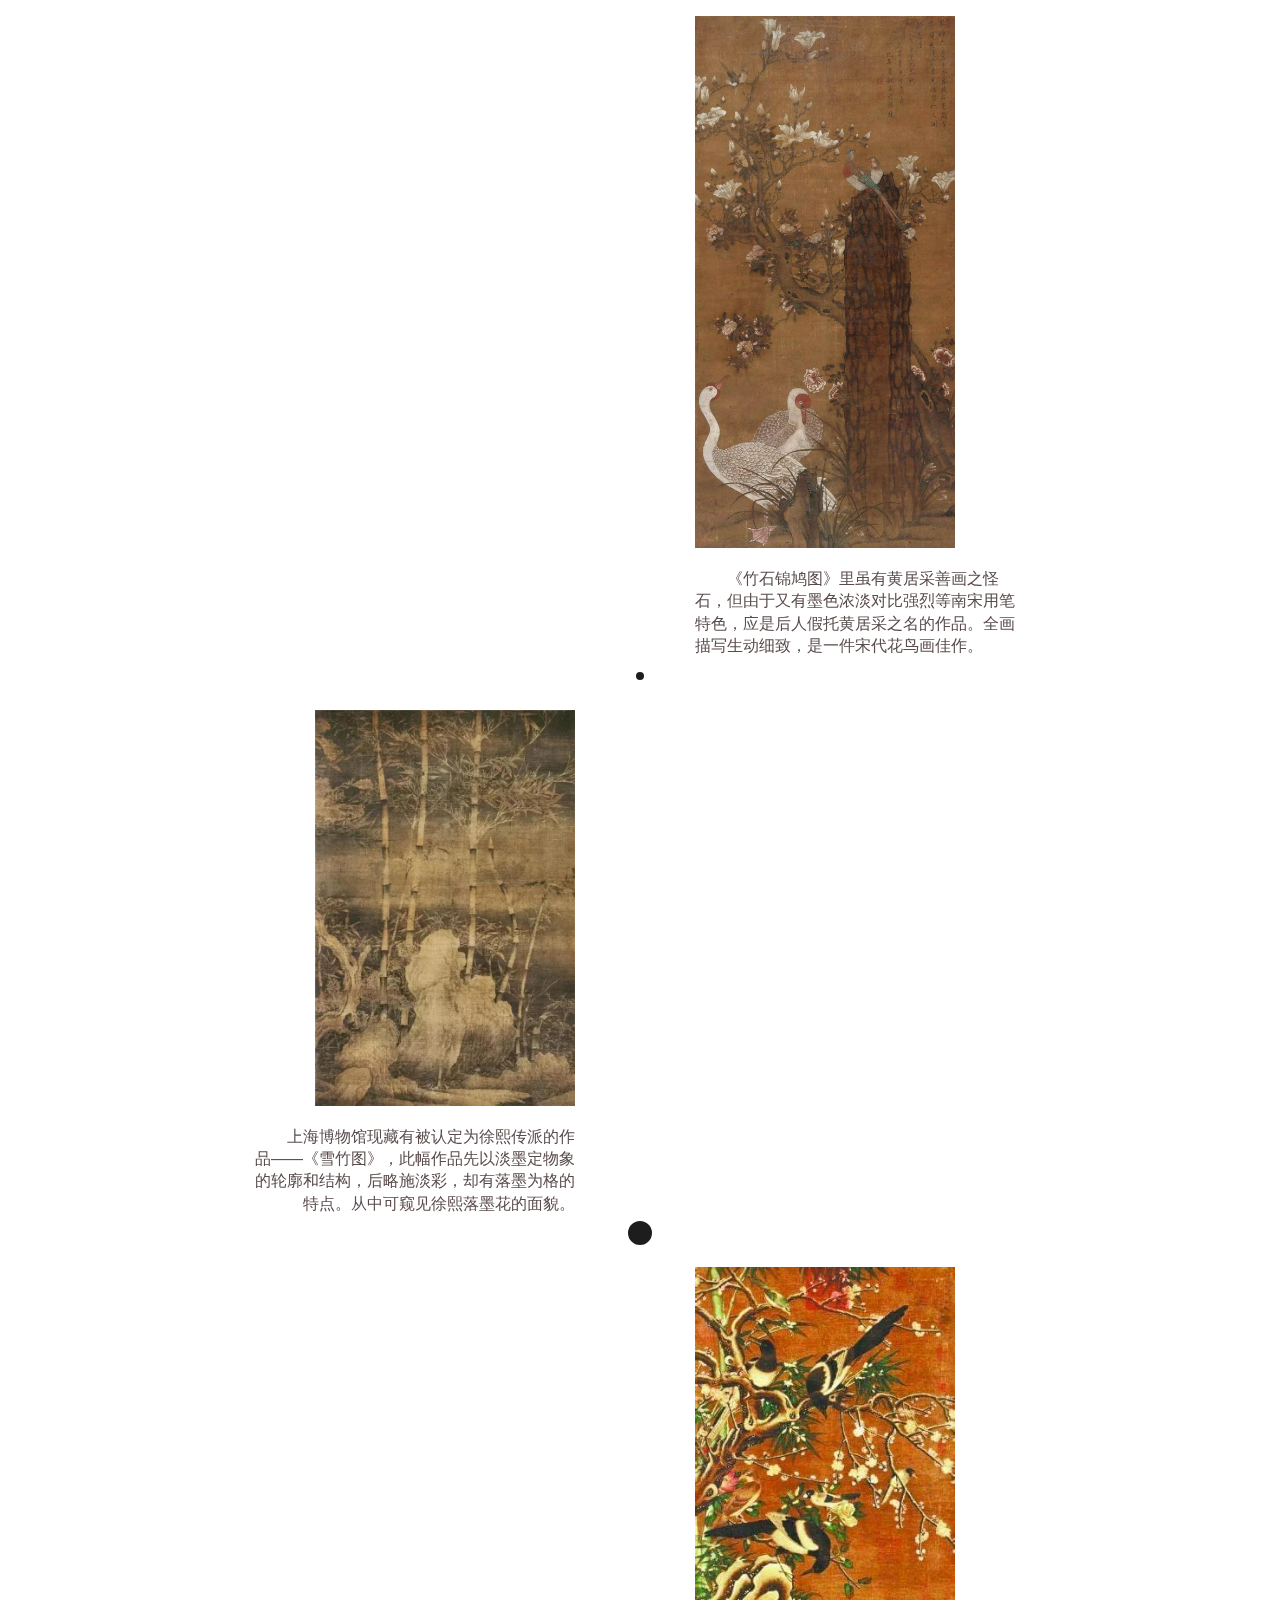
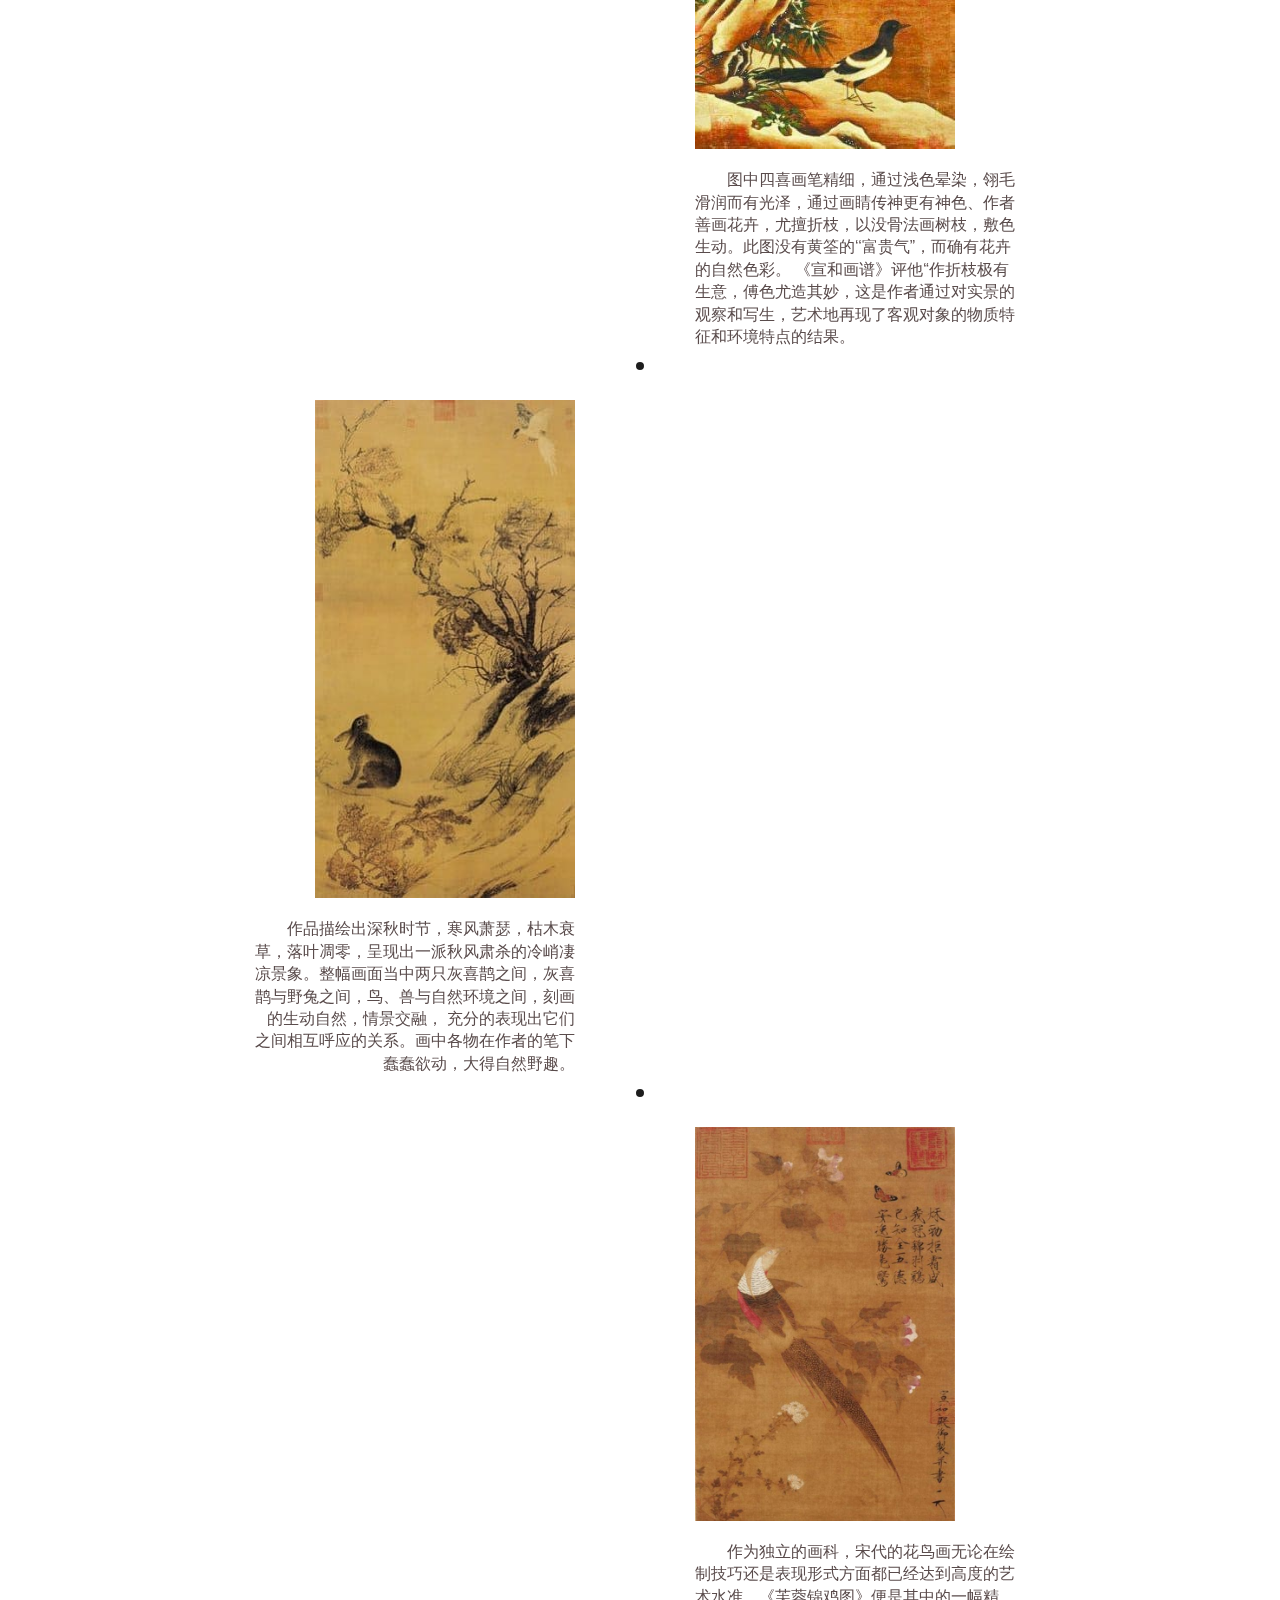
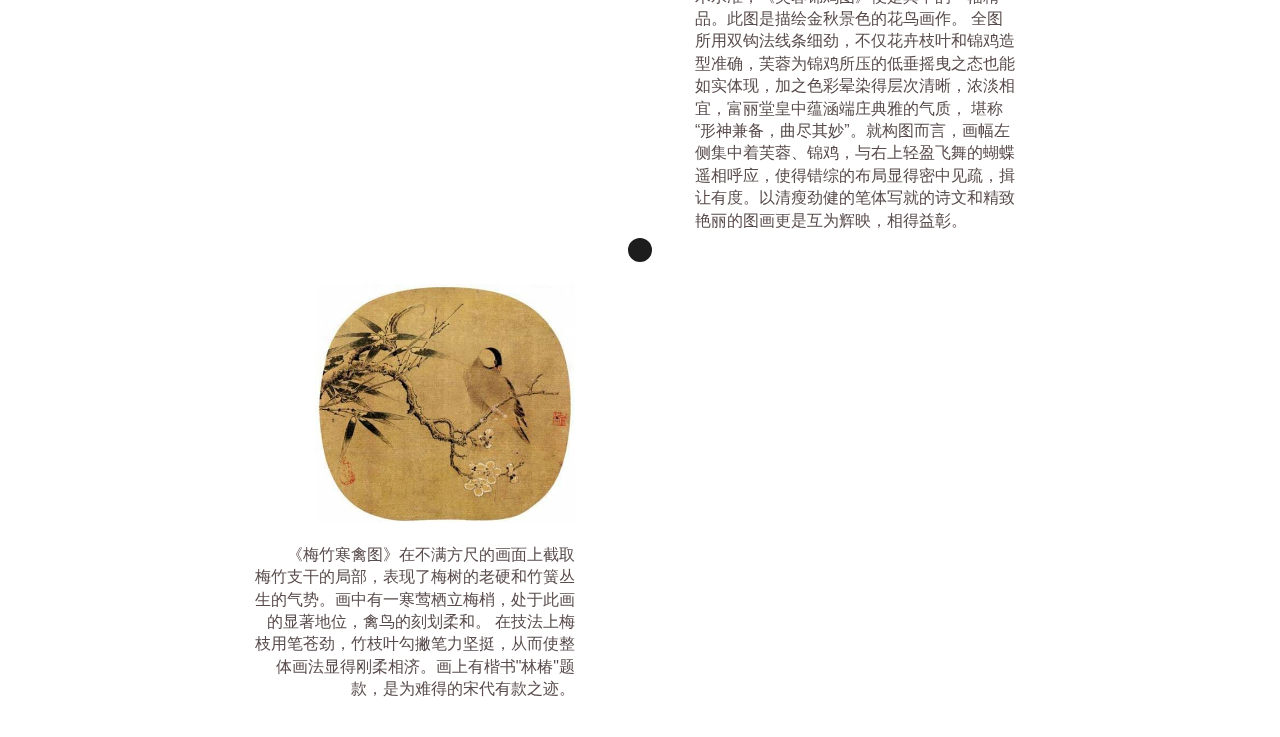
<file: assets/WebPages/HTML/HH1_HTML.html>
<!DOCTYPE html>
<html lang="en">
<head>
    <meta charset="UTF-8">
    <meta http-equiv="X-UA-Compatible" content="IE=edge">
    <meta name="viewport" content="width=device-width, initial-scale=1.0">
    <title>宋代花鸟画发展</title>
    <link rel="stylesheet" href="../CSS/HH1_CSS.css">
    <link rel="shortcut icon" href="../favicon.ico" type="image/x-icon">
</head>
<body>
  <div class="entries">
    <a href="#" name="花鸟画"></a>
      <div class="entry">
        <div class="title">黄居寀《竹石锦鸠图》</div>
        <div class="body">
          <img src="../picture/paint/宋代花鸟画发展/黄居寀_竹石锦鸠图.jpeg" class="pic"/>
          <p>《竹石锦鸠图》里虽有黄居采善画之怪石，但由于又有墨色浓淡对比强烈等南宋用笔特色，应是后人假托黄居采之名的作品。全画描写生动细致，是一件宋代花鸟画佳作。</p>
        </div>
      </div>
      <div class="entry">
        <div class="title">徐崇嗣《竹雪图》</div>
        <div class="body">
          <img src="../picture/paint/宋代花鸟画发展/徐崇嗣_竹雪图.jpg" class="pic"/>
          <p>上海博物馆现藏有被认定为徐熙传派的作品——《雪竹图》，此幅作品先以淡墨定物象的轮廓和结构，后略施淡彩，却有落墨为格的特点。从中可窥见徐熙落墨花的面貌。</p>
        </div>
      </div>
      <div class="entry">
        <div class="title big">赵昌《四喜图》</div>
        <div class="body">
          <img src="../picture/paint/宋代花鸟画发展/赵昌_四喜图.jpg" class="pic"/>
          <p>图中四喜画笔精细，通过浅色晕染，翎毛滑润而有光泽，通过画睛传神更有神色、作者善画花卉，尤擅折枝，以没骨法画树枝，敷色生动。此图没有黄筌的‘‘富贵气”，而确有花卉的自然色彩。
            《宣和画谱》评他“作折枝极有生意，傅色尤造其妙，这是作者通过对实景的观察和写生，艺术地再现了客观对象的物质特征和环境特点的结果。</p>
        </div>
      </div>
      <div class="entry">
        <div class="title">崔白《双喜图》</div>
        <div class="body">
          <img src="../picture/paint/宋代花鸟画发展/崔白_双喜图.jpg" class="pic"/>
          <p>作品描绘出深秋时节，寒风萧瑟，枯木衰草，落叶凋零，呈现出一派秋风肃杀的冷峭凄凉景象。整幅画面当中两只灰喜鹊之间，灰喜鹊与野兔之间，鸟、兽与自然环境之间，刻画的生动自然，情景交融，
            充分的表现出它们之间相互呼应的关系。画中各物在作者的笔下蠢蠢欲动，大得自然野趣。</p>
        </div>
      </div>
      <div class="entry">
        <div class="title">赵佶《芙蓉锦鸡图》</div>
        <div class="body">
          <img src="../picture/paint/宋代花鸟画发展/赵佶_芙蓉锦鸡图.jpg" class="pic"/>
          <p>作为独立的画科，宋代的花鸟画无论在绘制技巧还是表现形式方面都已经达到高度的艺术水准，《芙蓉锦鸡图》便是其中的一幅精品。此图是描绘金秋景色的花鸟画作。
            全图所用双钩法线条细劲，不仅花卉枝叶和锦鸡造型准确，芙蓉为锦鸡所压的低垂摇曳之态也能如实体现，加之色彩晕染得层次清晰，浓淡相宜，富丽堂皇中蕴涵端庄典雅的气质，
            堪称“形神兼备，曲尽其妙”。就构图而言，画幅左侧集中着芙蓉、锦鸡，与右上轻盈飞舞的蝴蝶遥相呼应，使得错综的布局显得密中见疏，揖让有度。以清瘦劲健的笔体写就的诗文和精致艳丽的图画更是互为辉映，相得益彰。
          </p>
        </div>
      </div>
      <div class="entry">
        <div class="title big">林椿《梅竹寒禽图》</div>
        <div class="body">
          <img src="../picture/paint/宋代花鸟画发展/林椿_梅竹寒禽图.jpg" class="pic"/>
          <p>《梅竹寒禽图》在不满方尺的画面上截取梅竹支干的局部，表现了梅树的老硬和竹簧丛生的气势。画中有一寒莺栖立梅梢，处于此画的显著地位，禽鸟的刻划柔和。
            在技法上梅枝用笔苍劲，竹枝叶勾撇笔力坚挺，从而使整体画法显得刚柔相济。画上有楷书"林椿"题款，是为难得的宋代有款之迹。
          </p>
        </div>
      </div>
    </div>
  </body>
</html>
</file>
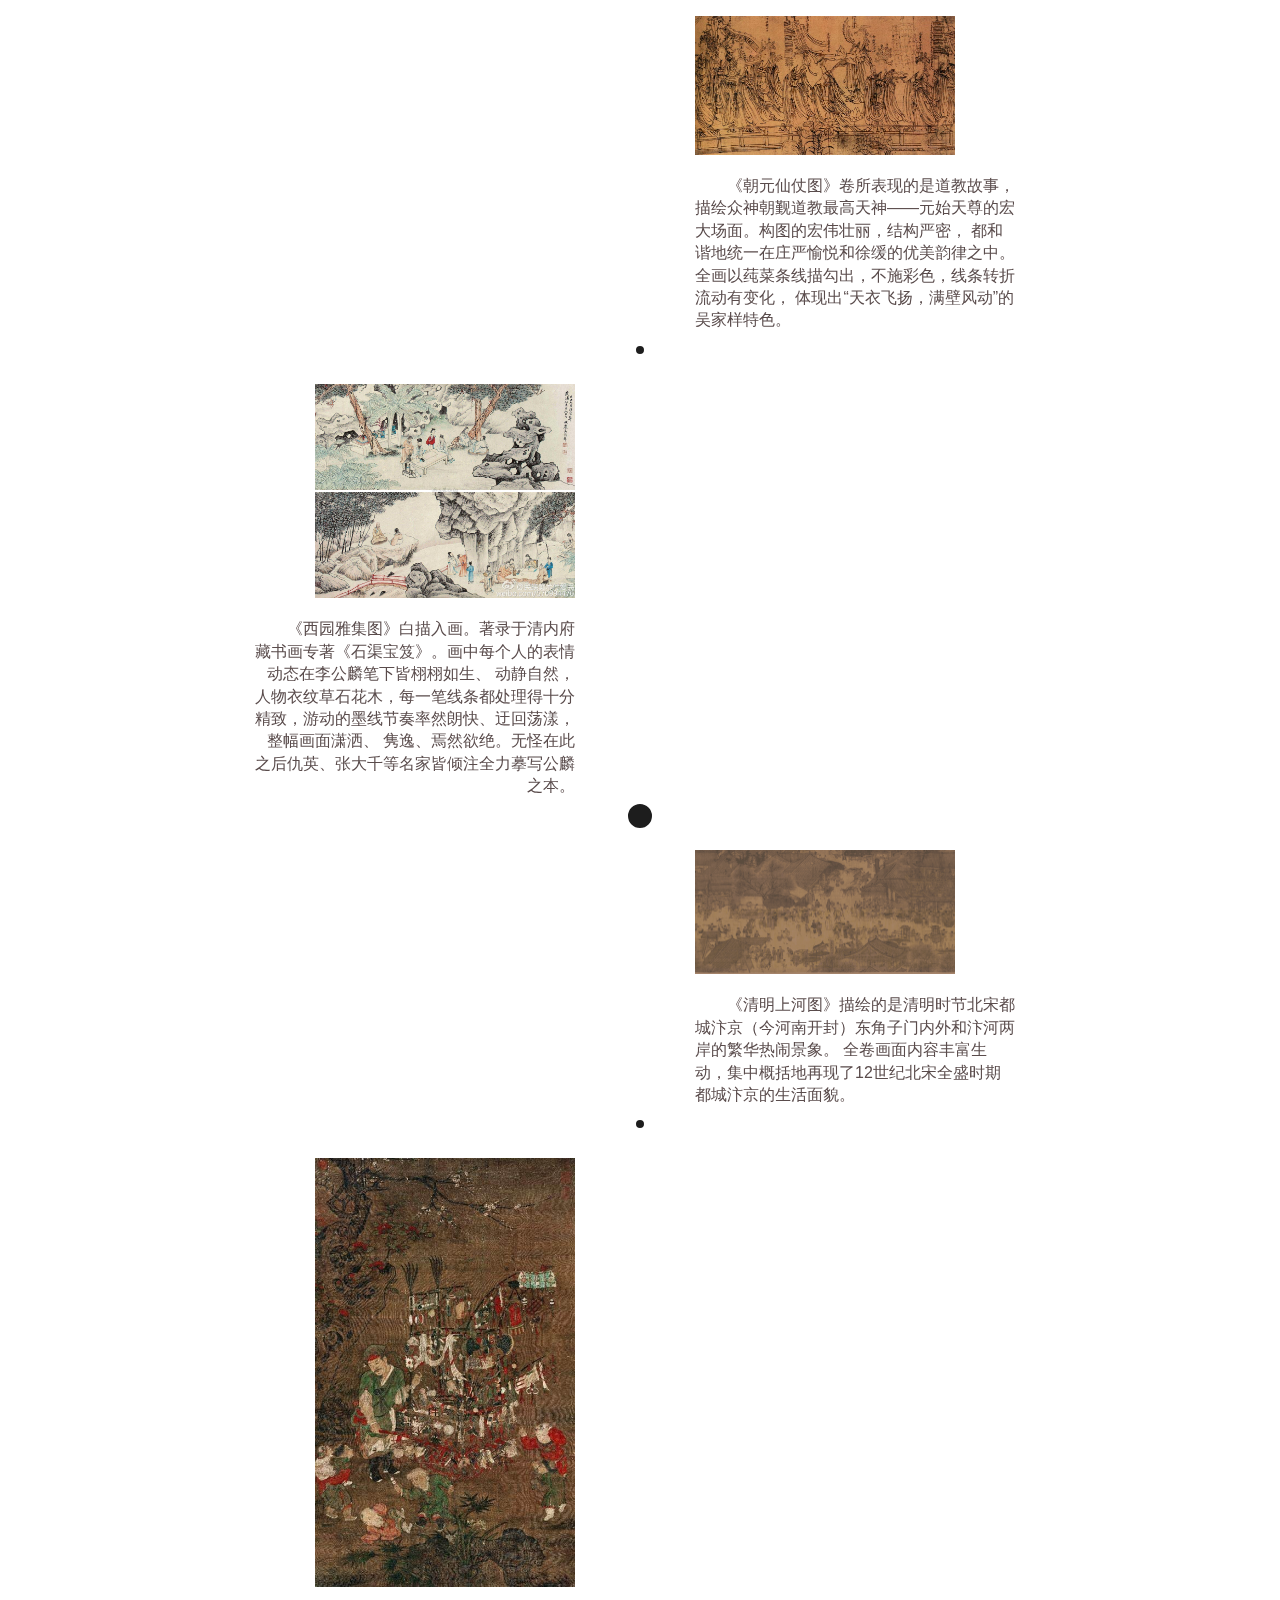
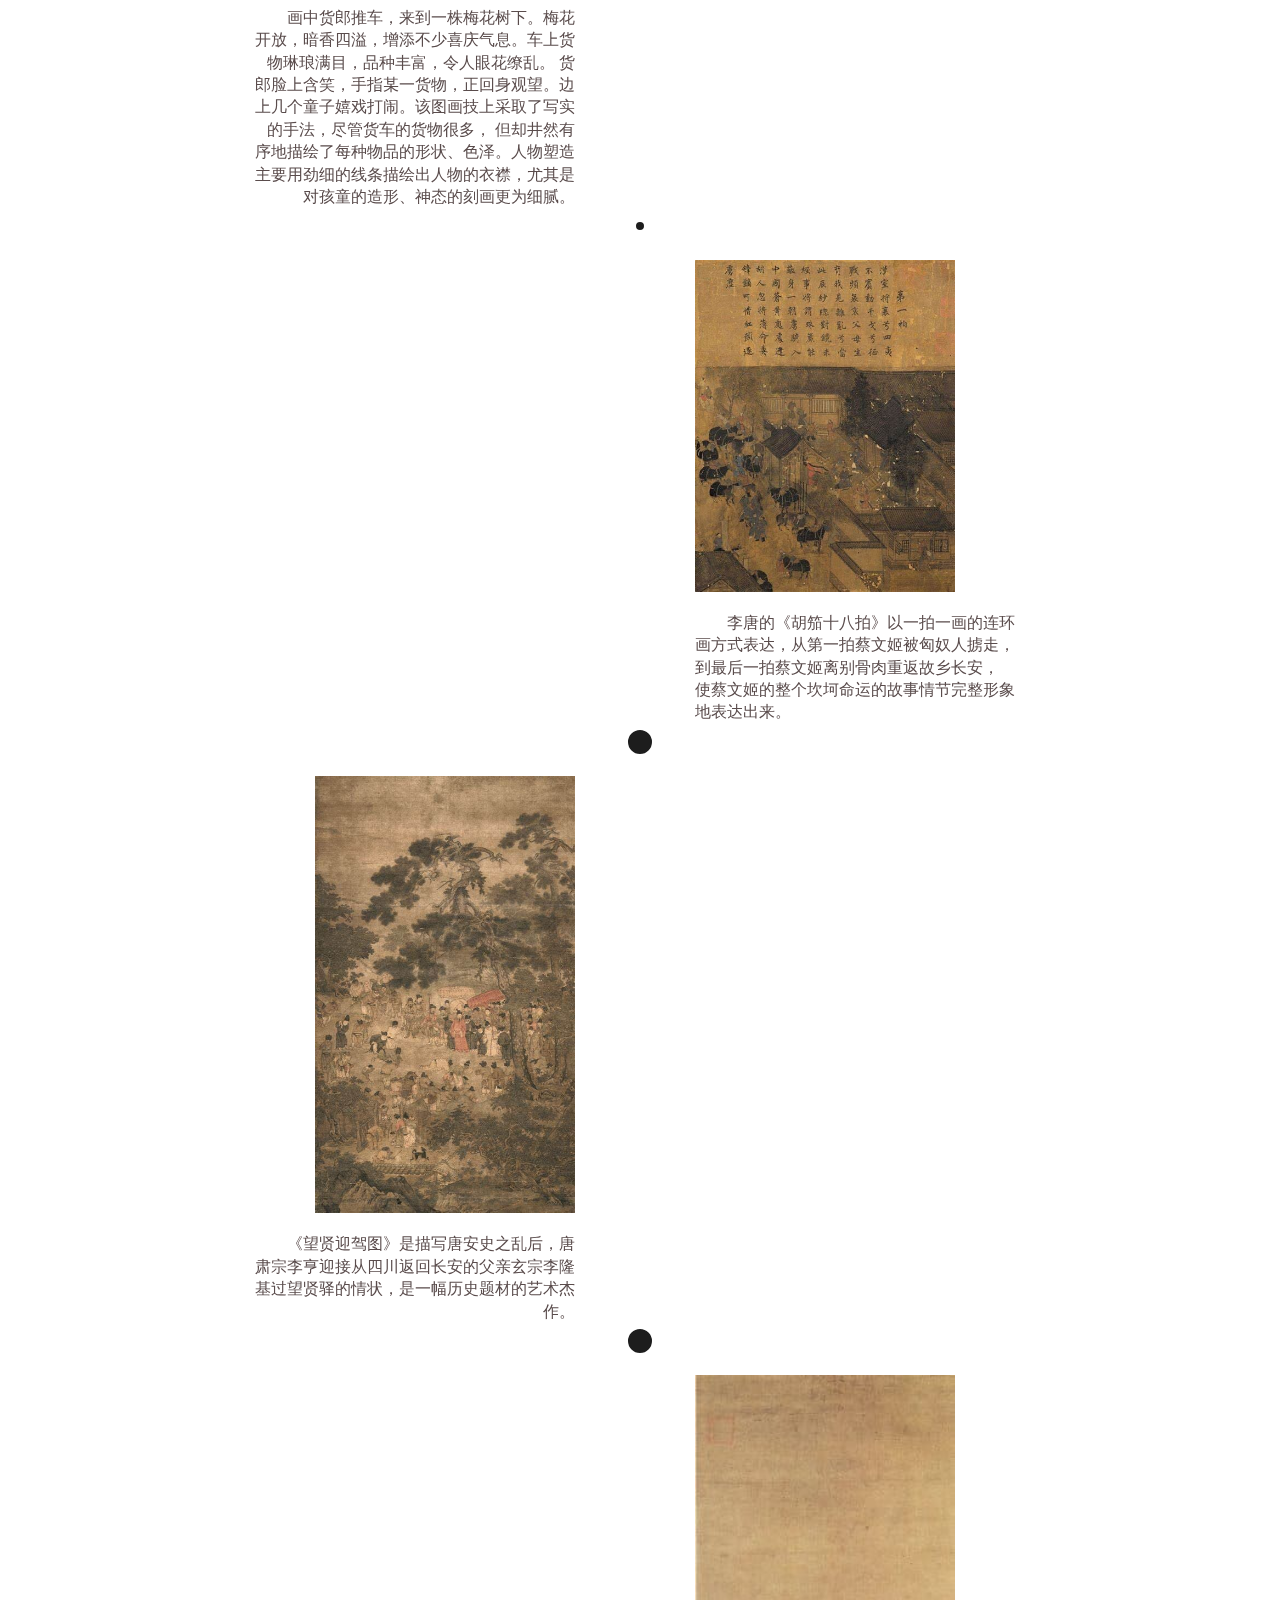
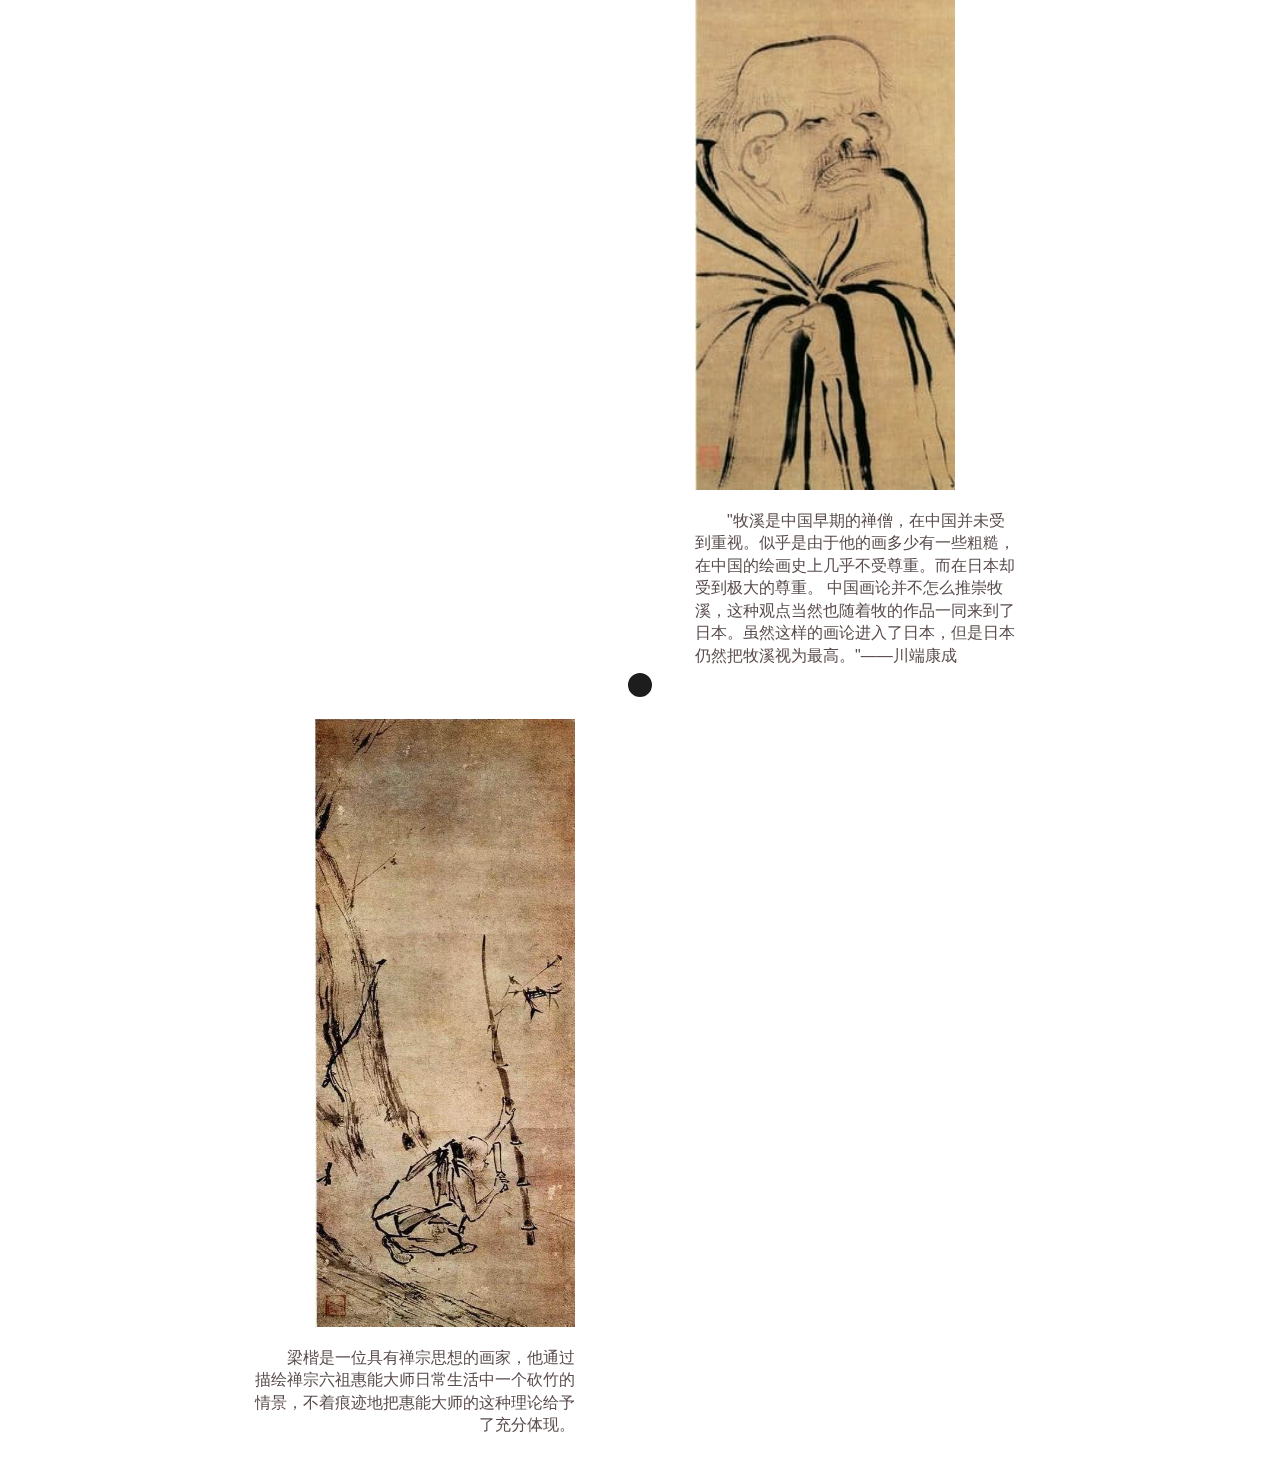
<file: assets/WebPages/HTML/HH2_HTML.html>
<!DOCTYPE html>
<html lang="en">
<head>
    <meta charset="UTF-8">
    <meta http-equiv="X-UA-Compatible" content="IE=edge">
    <meta name="viewport" content="width=device-width, initial-scale=1.0">
    <title>宋代人物画发展</title>
    <link rel="stylesheet" href="../CSS/HH1_CSS.css">
    <link rel="shortcut icon" href="../favicon.ico" type="image/x-icon">
</head>
<body>
    <div class="entries">
      <a href="#" name="人物画"></a>
        <div class="entry">
          <div class="title">武宗元《朝元仙仗图》</div>
          <div class="body">
            <img src="../picture/paint/宋代人物画发展/武宗元_朝元仙仗图.jpg" class="pic"/>
            <p>《朝元仙仗图》卷所表现的是道教故事，描绘众神朝觐道教最高天神——元始天尊的宏大场面。构图的宏伟壮丽，结构严密，
              都和谐地统一在庄严愉悦和徐缓的优美韵律之中。全画以莼菜条线描勾出，不施彩色，线条转折流动有变化，
              体现出“天衣飞扬，满壁风动”的吴家样特色。</p>
          </div>
        </div>
        <div class="entry">
          <div class="title">李公麟《西元雅集图》</div>
          <div class="body">
            <img src="../picture/paint/宋代人物画发展/李公麟_西元雅集图.jpg" class="pic"/>
            <p>《西园雅集图》白描入画。著录于清内府藏书画专著《石渠宝笈》。画中每个人的表情动态在李公麟笔下皆栩栩如生、
              动静自然，人物衣纹草石花木，每一笔线条都处理得十分精致，游动的墨线节奏率然朗快、迂回荡漾，整幅画面潇洒、
              隽逸、焉然欲绝。无怪在此之后仇英、张大千等名家皆倾注全力摹写公麟之本。</p>
          </div>
        </div>
        <div class="entry">
          <div class="title big">张择端《清明上河图》</div>
          <div class="body">
            <img src="../picture/paint/宋代人物画发展/张择端_清明上河图.png" class="pic"/>
            <p>《清明上河图》描绘的是清明时节北宋都城汴京（今河南开封）东角子门内外和汴河两岸的繁华热闹景象。
              全卷画面内容丰富生动，集中概括地再现了12世纪北宋全盛时期都城汴京的生活面貌。
            </p>
          </div>
        </div>
        <div class="entry">
          <div class="title">苏汉臣《货郎图》</div>
          <div class="body">
            <img src="../picture/paint/宋代人物画发展/苏汉臣_货郎图.jpg" class="pic"/>
            <p>画中货郎推车，来到一株梅花树下。梅花开放，暗香四溢，增添不少喜庆气息。车上货物琳琅满目，品种丰富，令人眼花缭乱。
              货郎脸上含笑，手指某一货物，正回身观望。边上几个童子嬉戏打闹。该图画技上采取了写实的手法，尽管货车的货物很多，
              但却井然有序地描绘了每种物品的形状、色泽。人物塑造主要用劲细的线条描绘出人物的衣襟，尤其是对孩童的造形、神态的刻画更为细腻。</p>
          </div>
        </div>
        <div class="entry">
          <div class="title">李唐《胡笳十八拍》</div>
          <div class="body">
            <img src="../picture/paint/宋代人物画发展/李唐_胡笳十八拍.jpg" class="pic"/>
            <p>李唐的《胡笳十八拍》以一拍一画的连环画方式表达，从第一拍蔡文姬被匈奴人掳走，到最后一拍蔡文姬离别骨肉重返故乡长安，
              使蔡文姬的整个坎坷命运的故事情节完整形象地表达出来。</p>
          </div>
        </div>
        <div class="entry">
          <div class="title big">佚名《望贤圣驾图》</div>
          <div class="body">
            <img src="../picture/paint/宋代人物画发展/佚名_望贤圣驾图.jpg" class="pic"/>
            <p>《望贤迎驾图》是描写唐安史之乱后，唐肃宗李亨迎接从四川返回长安的父亲玄宗李隆基过望贤驿的情状，是一幅历史题材的艺术杰作。</p>
          </div>
        </div>
        <div class="entry">
            <div class="title big">牧溪《老子像》</div>
            <div class="body">
              <img src="../picture/paint/宋代人物画发展/牧溪_老子像.jpg" class="pic"/>
              <p>"牧溪是中国早期的禅僧，在中国并未受到重视。似乎是由于他的画多少有一些粗糙，在中国的绘画史上几乎不受尊重。而在日本却受到极大的尊重。
                中国画论并不怎么推崇牧溪，这种观点当然也随着牧的作品一同来到了日本。虽然这样的画论进入了日本，但是日本仍然把牧溪视为最高。"——川端康成</p>
            </div>
          </div>
          <div class="entry">
            <div class="title big">梁楷《六祖砍竹图》</div>
            <div class="body">
              <img src="../picture/paint/宋代人物画发展/梁楷_六祖砍竹图.jpg" class="pic"/>
              <p>梁楷是一位具有禅宗思想的画家，他通过描绘禅宗六祖惠能大师日常生活中一个砍竹的情景，不着痕迹地把惠能大师的这种理论给予了充分体现。</p>
            </div>
          </div>
      </div>
</html>
</file>
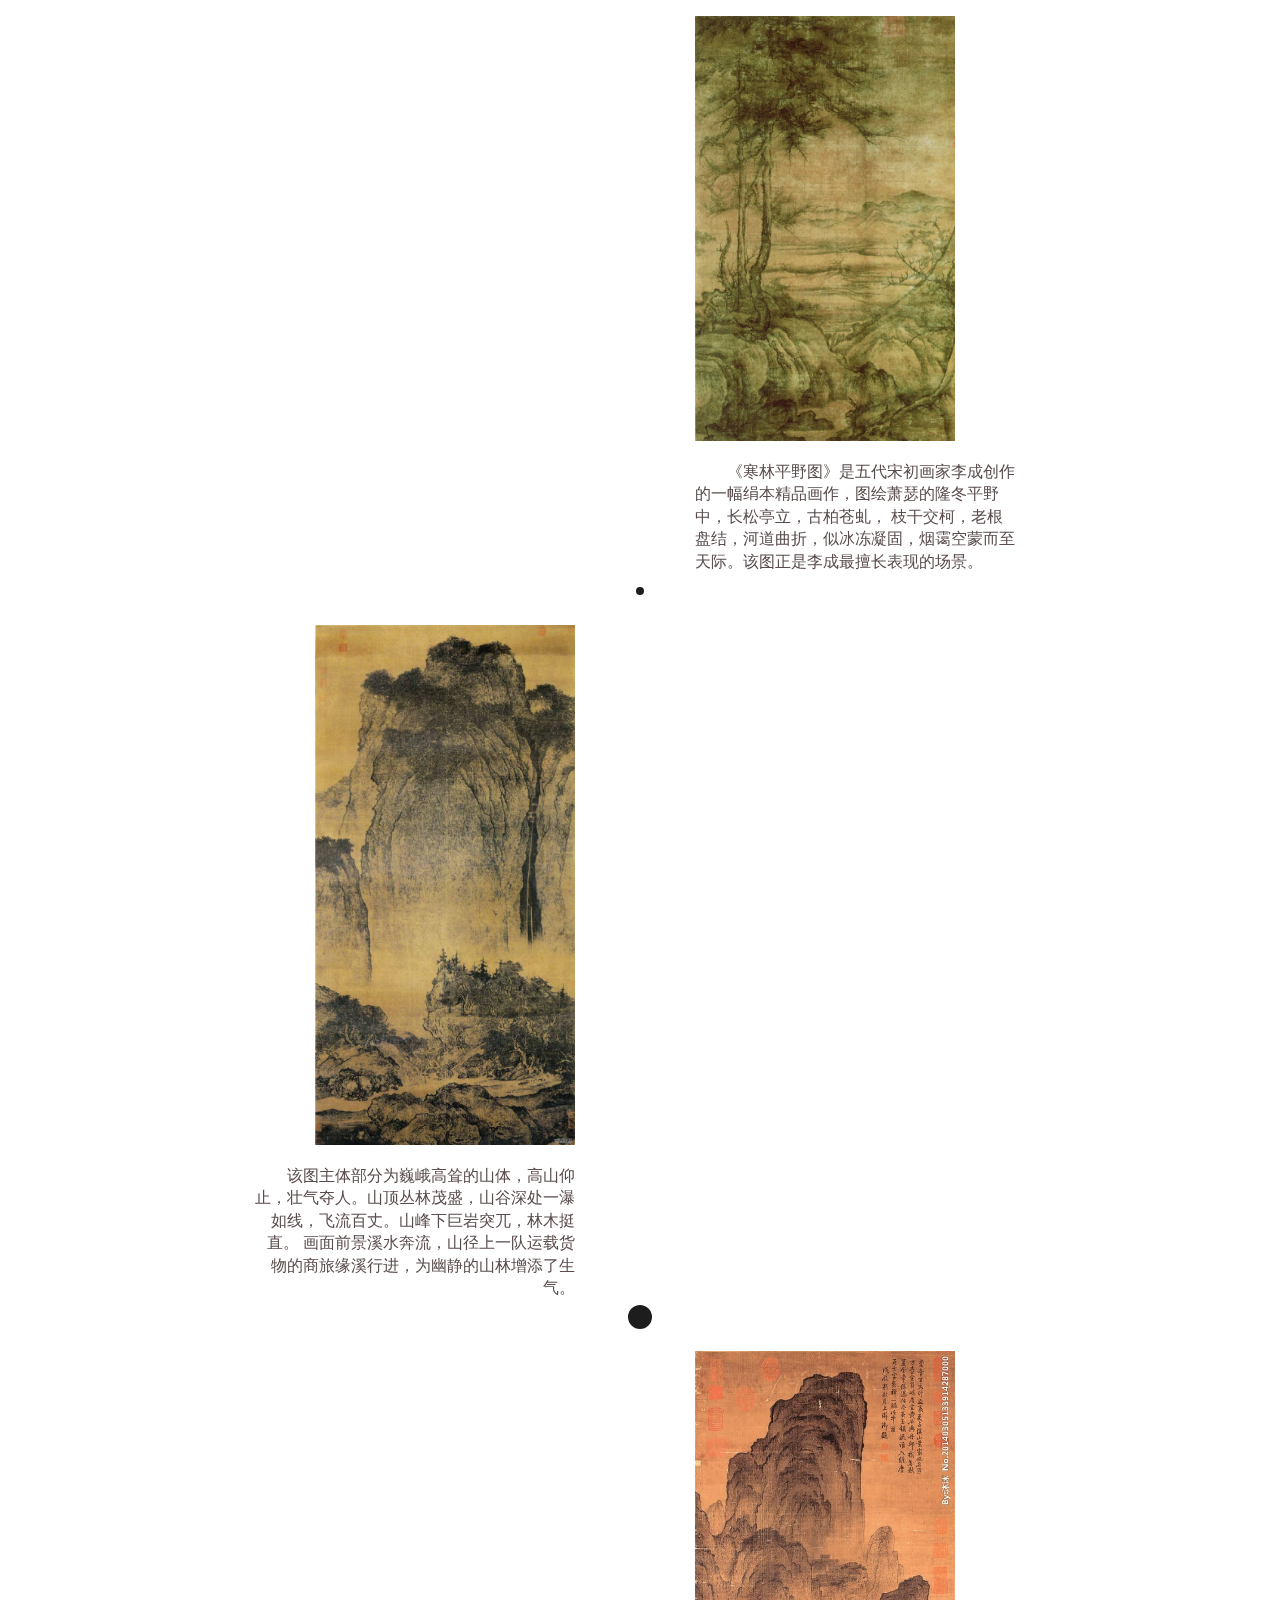
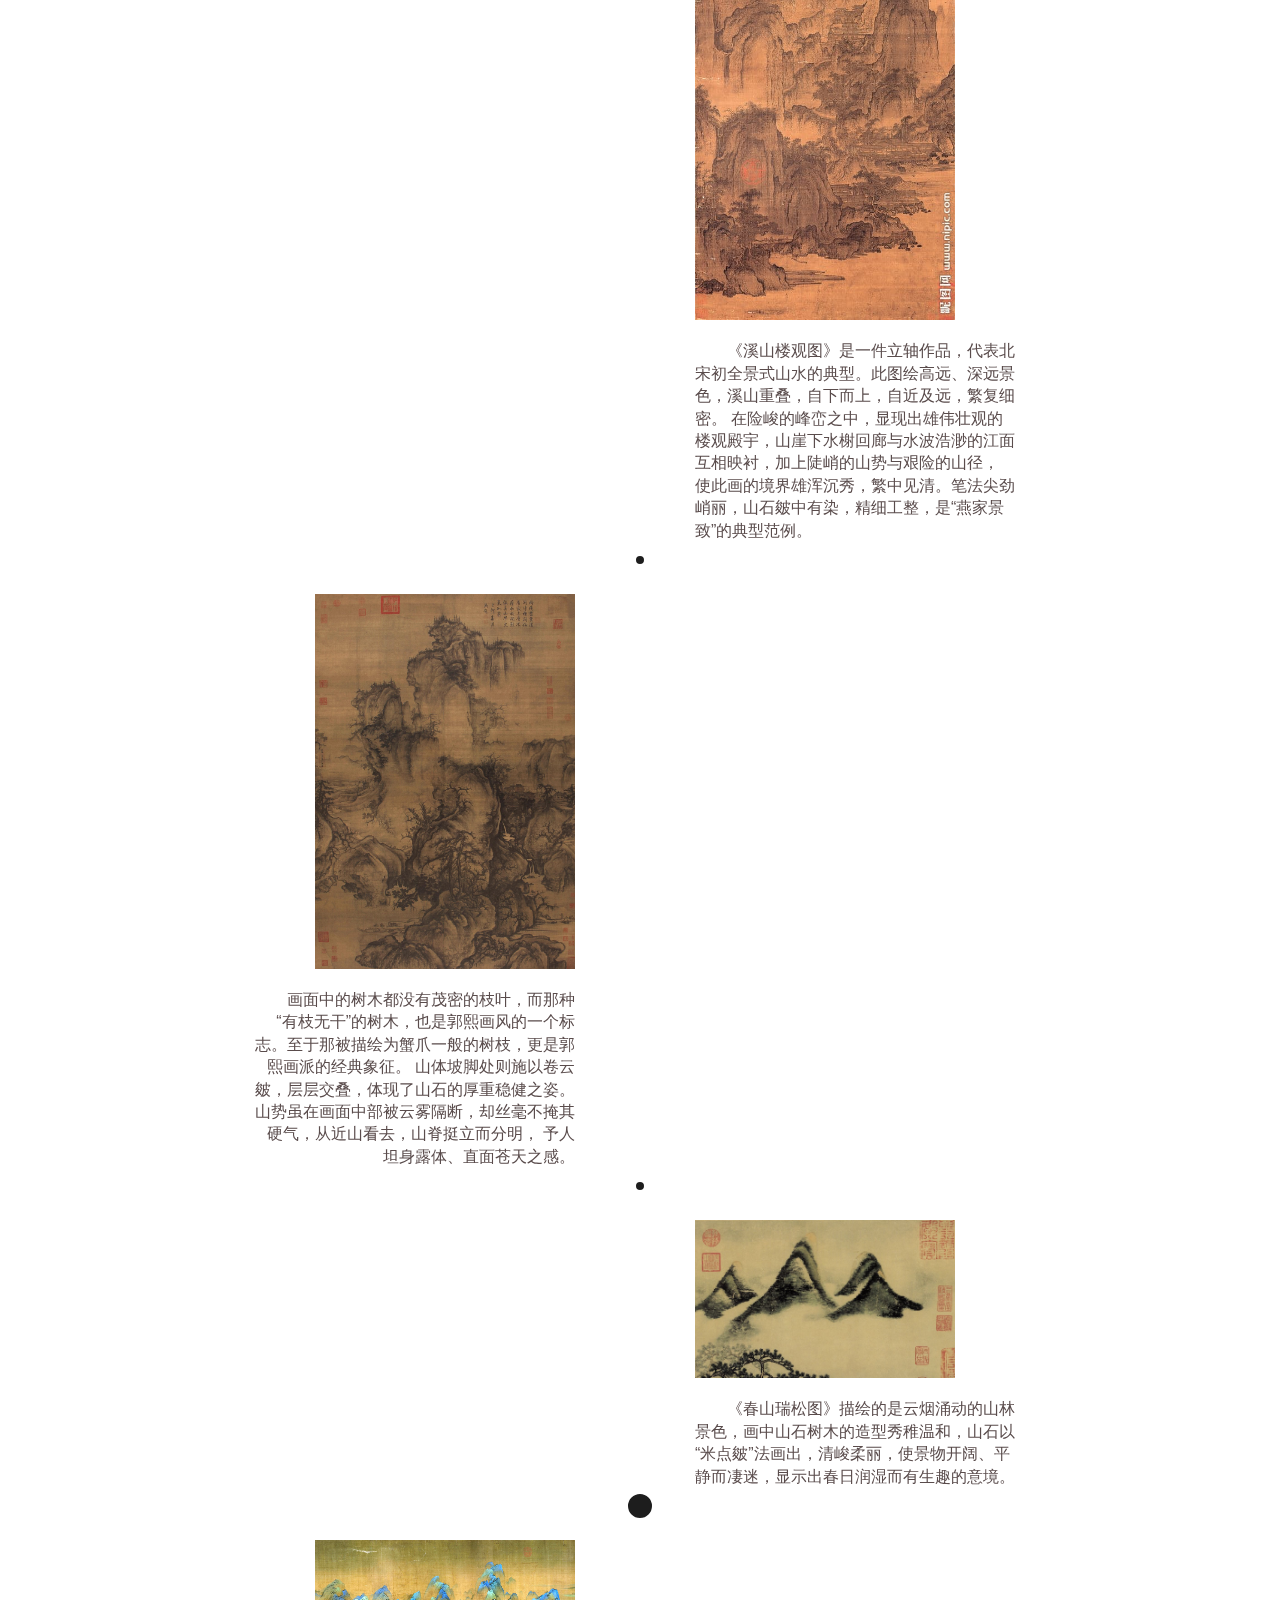
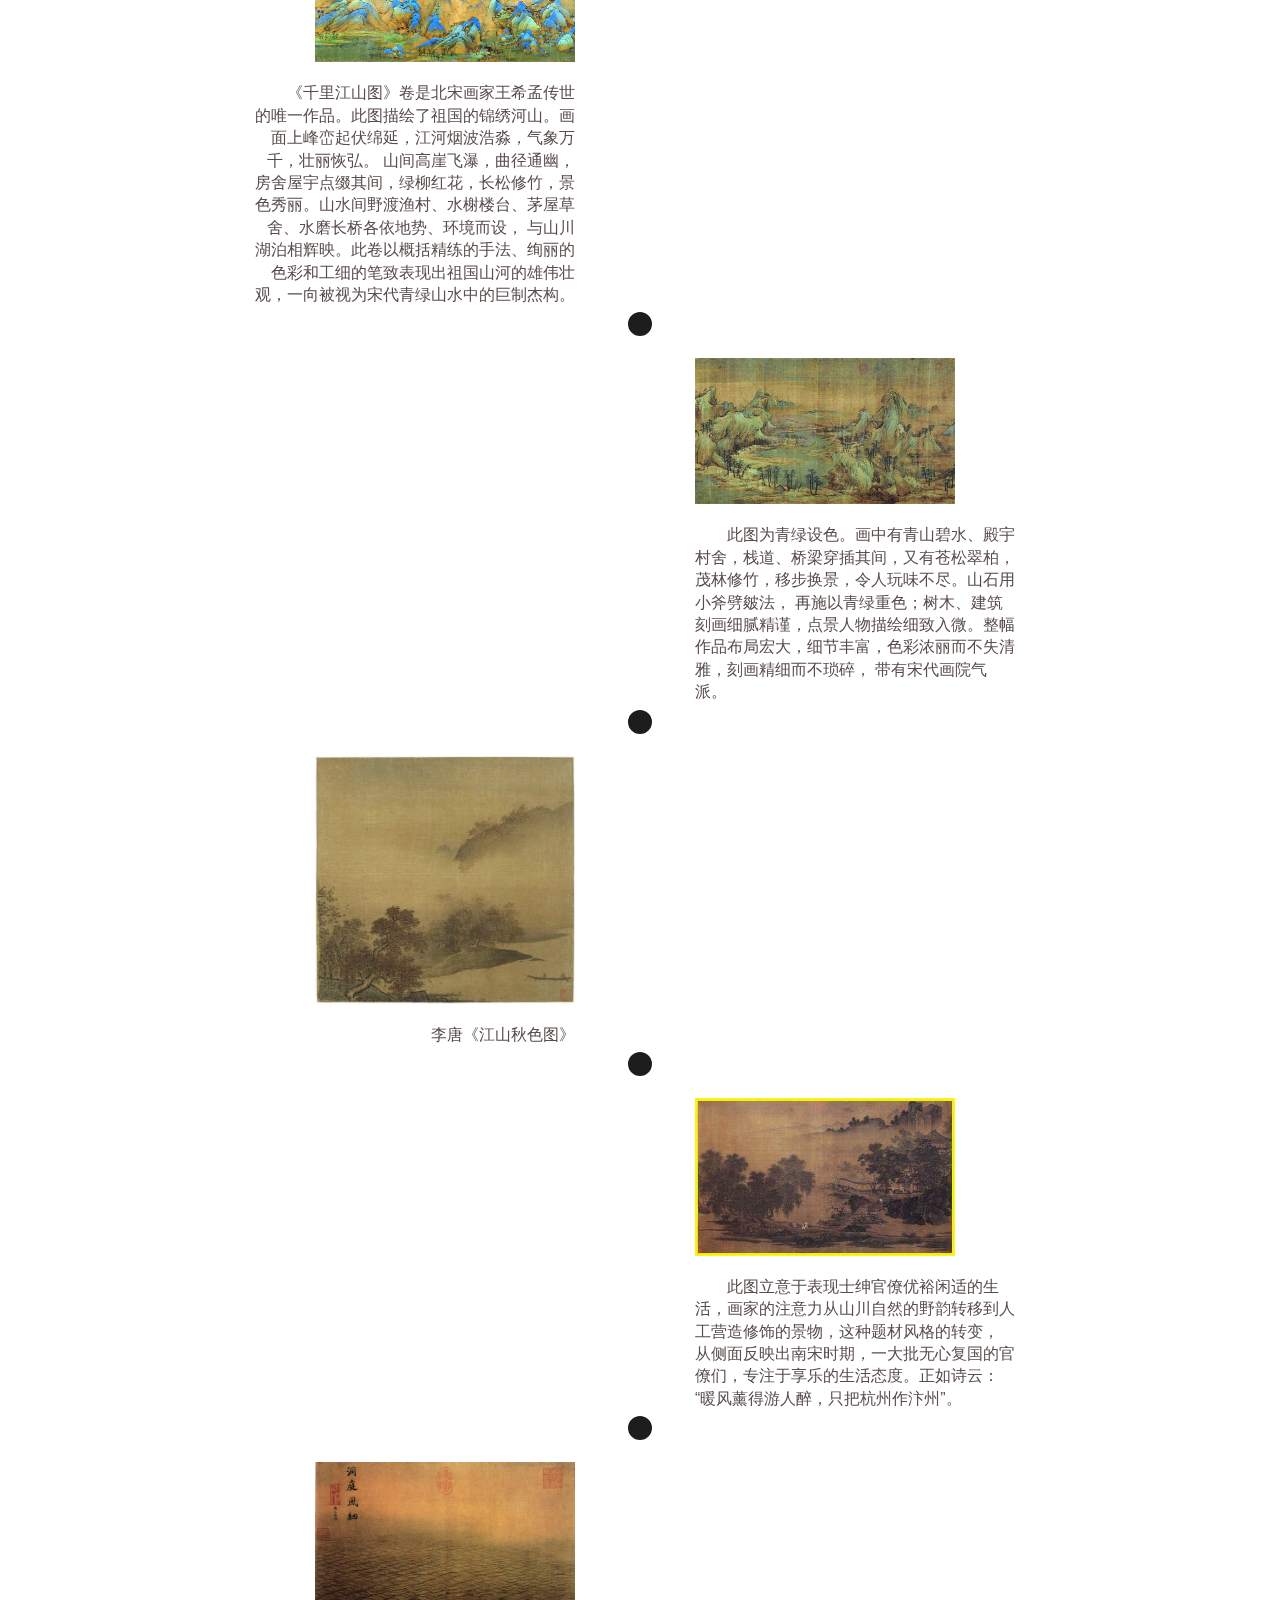
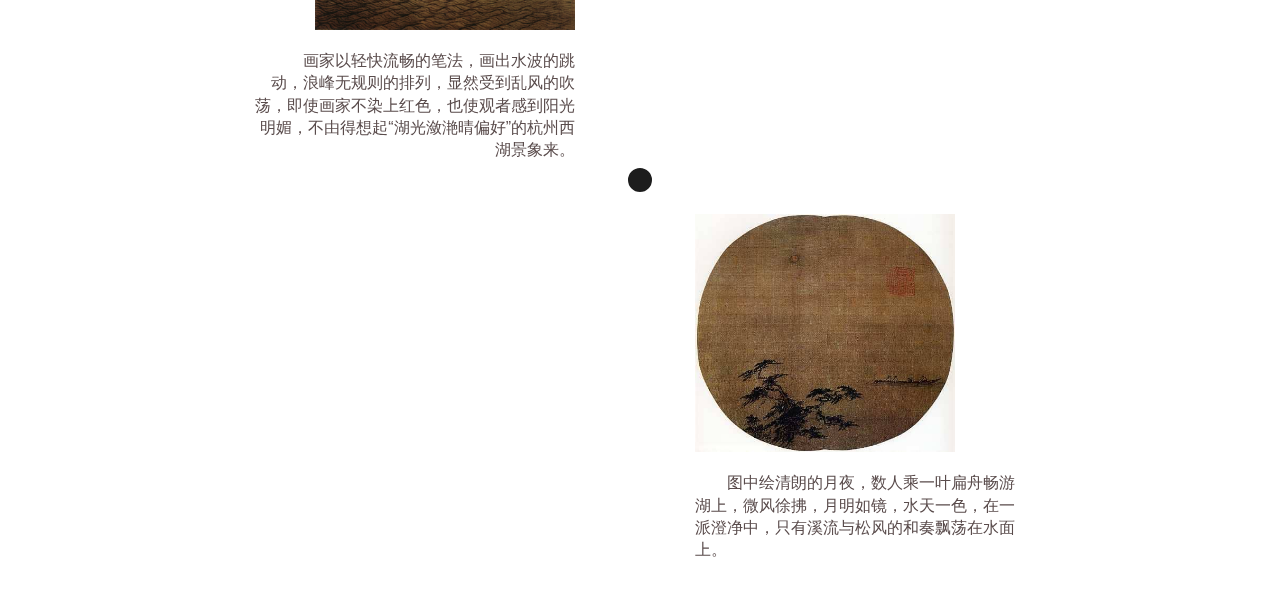
<file: assets/WebPages/HTML/HH3_HTML.html>
<!DOCTYPE html>
<html lang="en">
<head>
    <meta charset="UTF-8">
    <meta http-equiv="X-UA-Compatible" content="IE=edge">
    <meta name="viewport" content="width=device-width, initial-scale=1.0">
    <title>宋代山水画发展</title>
    <link rel="stylesheet" href="../CSS/HH1_CSS.css">
    <link rel="shortcut icon" href="../favicon.ico" type="image/x-icon">
</head>
<body>
    <div class="entries">
      <a href="#" name="山水画"></a>
        <div class="entry">
          <div class="title">李成《寒林平野图》</div>
          <div class="body">
            <img src="../picture/paint/宋代山水画发展/李成_寒林平野图.jpg" class="pic"/>
            <p>《寒林平野图》是五代宋初画家李成创作的一幅绢本精品画作，图绘萧瑟的隆冬平野中，长松亭立，古柏苍虬，
              枝干交柯，老根盘结，河道曲折，似冰冻凝固，烟霭空蒙而至天际。该图正是李成最擅长表现的场景。</p>
          </div>
        </div>
        <div class="entry">
          <div class="title">范宽《溪山行旅图》</div>
          <div class="body">
            <img src="../picture/paint/宋代山水画发展/范宽_溪山行旅图.jpg" class="pic"/>
            <p>该图主体部分为巍峨高耸的山体，高山仰止，壮气夺人。山顶丛林茂盛，山谷深处一瀑如线，飞流百丈。山峰下巨岩突兀，林木挺直。
              画面前景溪水奔流，山径上一队运载货物的商旅缘溪行进，为幽静的山林增添了生气。</p>
          </div>
        </div>
        <div class="entry">
          <div class="title big">燕文贵《溪山楼观图》</div>
          <div class="body">
            <img src="../picture/paint/宋代山水画发展/燕文贵_溪山楼观图.jpg" class="pic"/>
            <p>《溪山楼观图》是一件立轴作品，代表北宋初全景式山水的典型。此图绘高远、深远景色，溪山重叠，自下而上，自近及远，繁复细密。
              在险峻的峰峦之中，显现出雄伟壮观的楼观殿宇，山崖下水榭回廊与水波浩渺的江面互相映衬，加上陡峭的山势与艰险的山径，
              使此画的境界雄浑沉秀，繁中见清。笔法尖劲峭丽，山石皴中有染，精细工整，是“燕家景致”的典型范例。</p>
          </div>
        </div>
        <div class="entry">
          <div class="title">郭熙《早春图》</div>
          <div class="body">
            <img src="../picture/paint/宋代山水画发展/郭熙_早春图.jpg" class="pic"/>
            <p>画面中的树木都没有茂密的枝叶，而那种“有枝无干”的树木，也是郭熙画风的一个标志。至于那被描绘为蟹爪一般的树枝，更是郭熙画派的经典象征。
              山体坡脚处则施以卷云皴，层层交叠，体现了山石的厚重稳健之姿。山势虽在画面中部被云雾隔断，却丝毫不掩其硬气，从近山看去，山脊挺立而分明，
              予人坦身露体、直面苍天之感。</p>
          </div>
        </div>
        <div class="entry">
          <div class="title">米芾《春山瑞松图》</div>
          <div class="body">
            <img src="../picture/paint/宋代山水画发展/米芾_春山瑞松图.jpg" class="pic"/>
            <p>《春山瑞松图》描绘的是云烟涌动的山林景色，画中山石树木的造型秀稚温和，山石以“米点皴”法画出，清峻柔丽，使景物开阔、平静而凄迷，显示出春日润湿而有生趣的意境。</p>
          </div>
        </div>
        <div class="entry">
          <div class="title big">王希孟《千里江山图》</div>
          <div class="body">
            <img src="../picture/paint/宋代山水画发展/王希孟_千里江山图.jpg" class="pic"/>
            <p>《千里江山图》卷是北宋画家王希孟传世的唯一作品。此图描绘了祖国的锦绣河山。画面上峰峦起伏绵延，江河烟波浩淼，气象万千，壮丽恢弘。
              山间高崖飞瀑，曲径通幽，房舍屋宇点缀其间，绿柳红花，长松修竹，景色秀丽。山水间野渡渔村、水榭楼台、茅屋草舍、水磨长桥各依地势、环境而设，
              与山川湖泊相辉映。此卷以概括精练的手法、绚丽的色彩和工细的笔致表现出祖国山河的雄伟壮观，一向被视为宋代青绿山水中的巨制杰构。</p>
          </div>
        </div>
        <div class="entry">
            <div class="title big">赵伯驹《江山秋色图》</div>
            <div class="body">
              <img src="../picture/paint/宋代山水画发展/赵伯驹_江山秋色图.jpg" class="pic"/>
              <p>此图为青绿设色。画中有青山碧水、殿宇村舍，栈道、桥梁穿插其间，又有苍松翠柏，茂林修竹，移步换景，令人玩味不尽。山石用小斧劈皴法，
                再施以青绿重色；树木、建筑刻画细腻精谨，点景人物描绘细致入微。整幅作品布局宏大，细节丰富，色彩浓丽而不失清雅，刻画精细而不琐碎，
                带有宋代画院气派。</p>
            </div>
          </div>
          <div class="entry">
            <div class="title big">李唐《江山秋色图》</div>
            <div class="body">
              <img src="../picture/paint/宋代山水画发展/李唐_江山秋色图.jpg" class="pic"/>
              <p>李唐《江山秋色图》</p>
            </div>
          </div>
          <div class="entry">
            <div class="title big">刘松年《四景山水图》</div>
            <div class="body">
              <img src="../picture/paint/宋代山水画发展/刘松年_四景山水图.jpg" class="pic"/>
              <p>此图立意于表现士绅官僚优裕闲适的生活，画家的注意力从山川自然的野韵转移到人工营造修饰的景物，这种题材风格的转变，
                从侧面反映出南宋时期，一大批无心复国的官僚们，专注于享乐的生活态度。正如诗云：“暖风薰得游人醉，只把杭州作汴州”。</p>
            </div>
          </div>
          <div class="entry">
            <div class="title big">马远《洞庭风细》</div>
            <div class="body">
              <img src="../picture/paint/宋代山水画发展/马远_洞庭风细.jpg" class="pic"/>
              <p>画家以轻快流畅的笔法，画出水波的跳动，浪峰无规则的排列，显然受到乱风的吹荡，即使画家不染上红色，也使观者感到阳光明媚，不由得想起“湖光潋滟晴偏好”的杭州西湖景象来。</p>
            </div>
          </div>
          <div class="entry">
            <div class="title big">夏圭《松溪泛月图》</div>
            <div class="body">
              <img src="../picture/paint/宋代山水画发展/夏圭_松溪泛月图.jpg" class="pic"/>
              <p>图中绘清朗的月夜，数人乘一叶扁舟畅游湖上，微风徐拂，月明如镜，水天一色，在一派澄净中，只有溪流与松风的和奏飘荡在水面上。</p>
            </div>
          </div>
      </div>
</html>
</file>
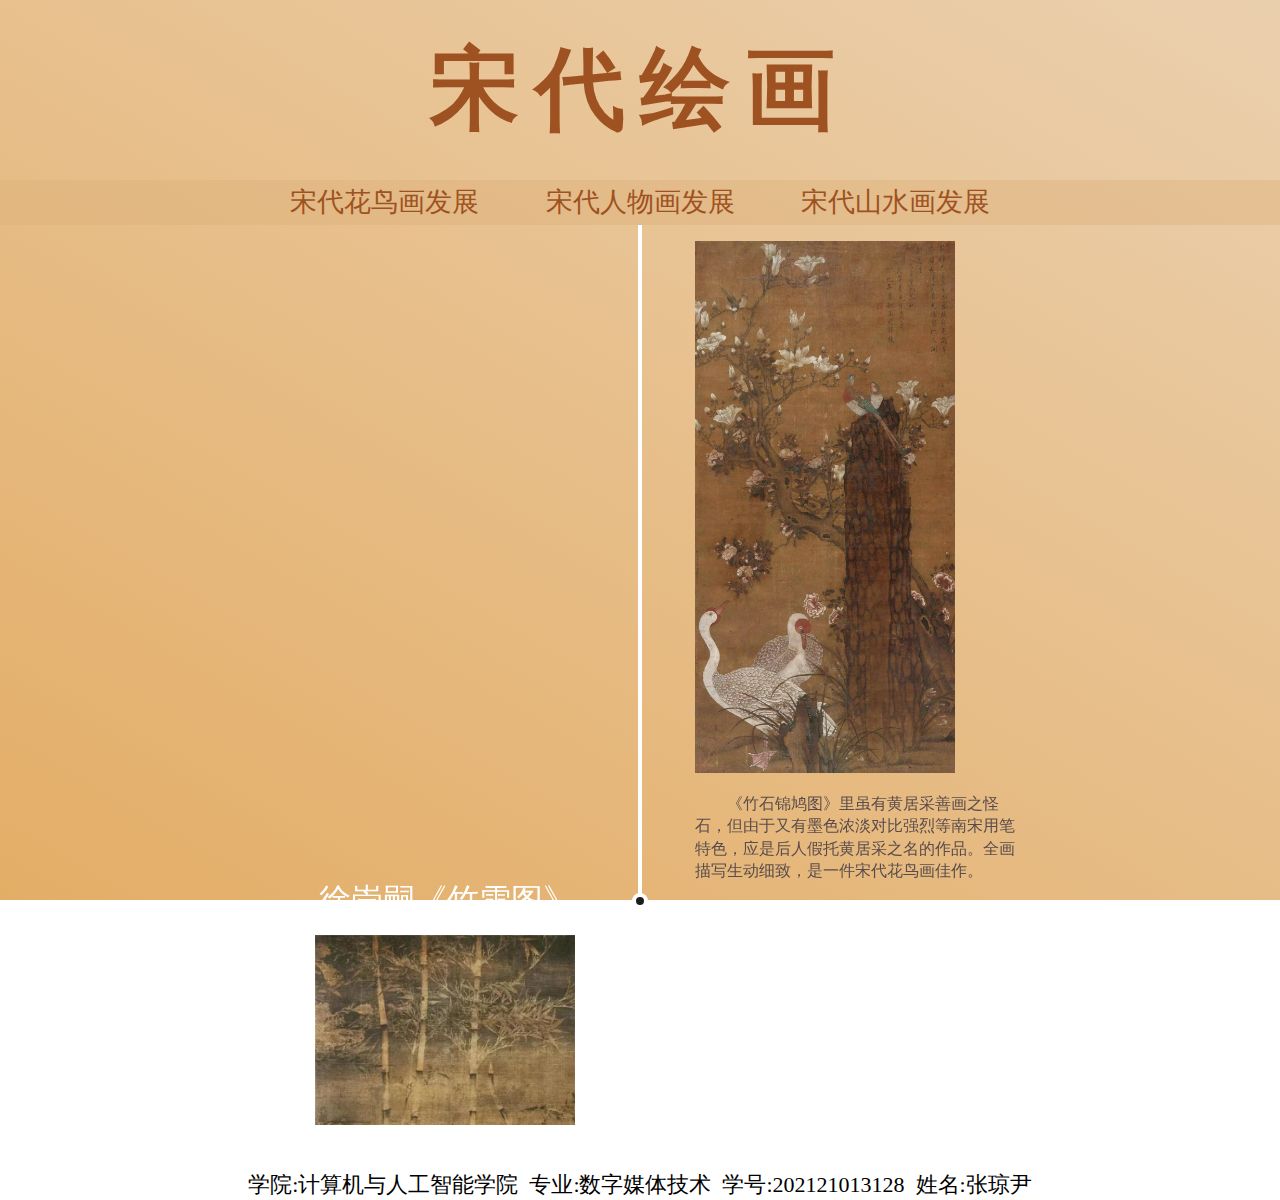
<file: assets/WebPages/HTML/HH_HTML.html>
<!DOCTYPE html>
<html lang="en">
<head>
    <meta charset="UTF-8">
    <meta http-equiv="X-UA-Compatible" content="IE=edge">
    <meta name="viewport" content="width=device-width, initial-scale=1.0">
    <title>宋代绘画</title>
    <link rel="stylesheet" href="../CSS/HH_CSS.css">
    <link rel="shortcut icon" href="../favicon.ico" type="image/x-icon">
</head>
<body>
    <div class="header">
        <h1>宋代绘画</h1>
        <div class="nav">
            <nav class="nav">
                <ul>
                    <a>宋代花鸟画发展</a>
                    <a>宋代人物画发展</a>
                    <a>宋代山水画发展</a>
                </ul>
            </nav>
        </div>
        
    </div>
    <div class="content">
        <div class="neirong">
            <!-- 花鸟画 -->
            <div style="display:block;">
                <iframe src="../HTML/HH1_HTML.html" frameborder="0"><a href="#" name="花鸟画"></a></iframe>
            </div>
            <!-- 人物画 -->
            <div style="display:none">
                <iframe src="../HTML/HH2_HTML.html" frameborder="0"><a href="#" name="人物画"></a></iframe>
            </div>
            <!-- 山水画 -->
            <div style="display:none">
                <iframe src="../HTML/HH3_HTML.html" frameborder="0"></iframe>
            </div>
        </div>
    </div>
    
    <div class="footer">
            学院:计算机与人工智能学院&nbsp;&nbsp;专业:数字媒体技术&nbsp;&nbsp;学号:202121013128&nbsp;&nbsp;姓名:张琼尹
    </div>
    <script>
        var lis=document.querySelector('ul').querySelectorAll('a');
        var divs=document.querySelector('.neirong').querySelectorAll('div');
        for(var i=0;i<lis.length;i++){
            lis[i].setAttribute('index',i);
            lis[i].onclick=function(){
                for(var i=0;i<lis.length;i++){
                    lis[i].className='';
                }
                this.className='choose';
                var index=this.getAttribute('index');
                for(var i=0;i<divs.length;i++){
                    divs[i].style.display='none';
                }
                divs[index].style.display='block';
            }
        }
    </script>
</body>
</html>
</file>
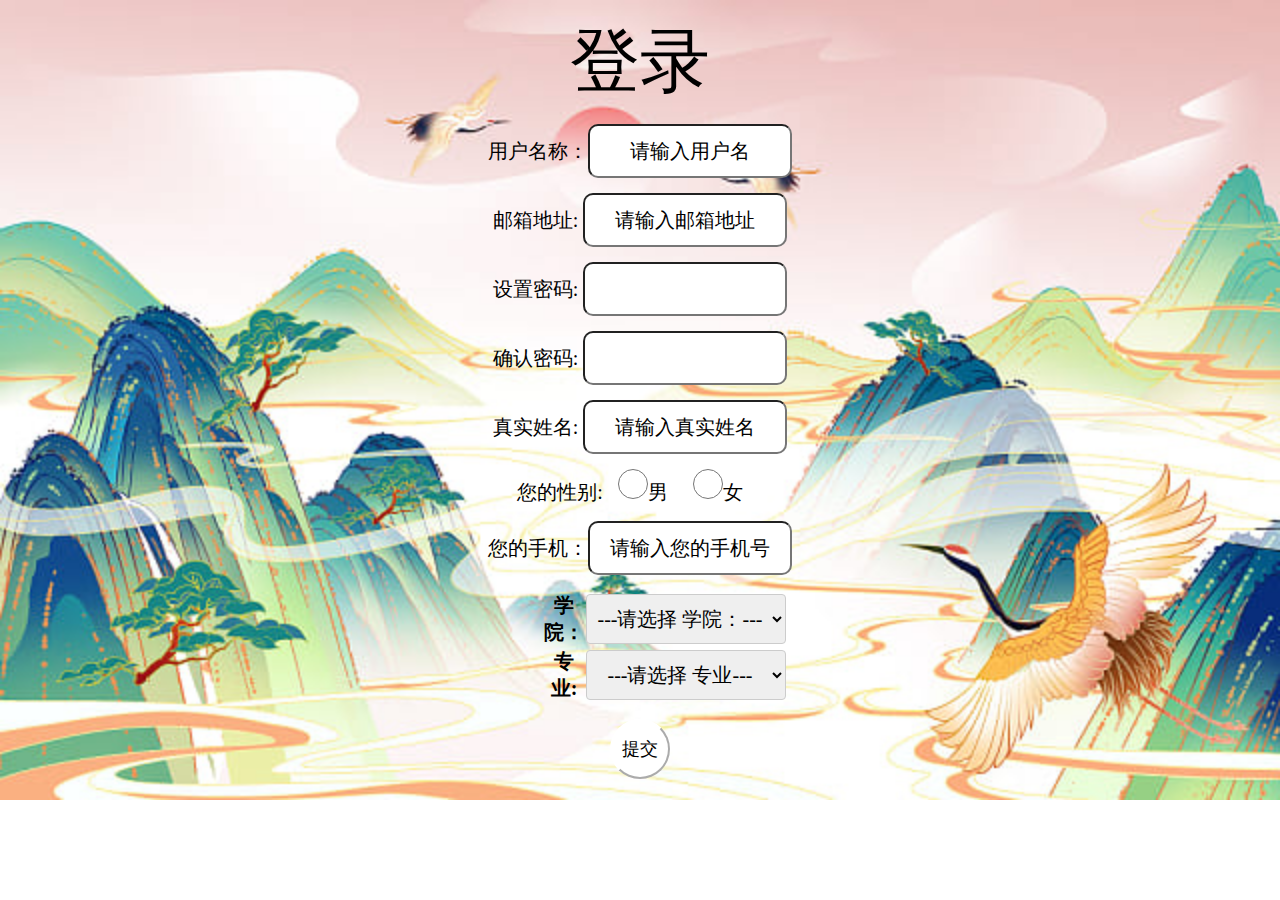
<file: assets/WebPages/HTML/login.html>
<!DOCTYPE html>
<html lang="en">
<head>
    <meta charset="UTF-8">
    <meta http-equiv="X-UA-Compatible" content="IE=edge">
    <meta name="viewport" content="width=device-width, initial-scale=1.0">
    <title>用户登录</title>
    <link rel="stylesheet" href="../CSS/login.css"/>
    <link rel="shortcut icon" href="../favicon.ico" type="image/x-icon">
</head>
<body>
    <div class="header">
    </div>
    <div class="content">
        <div class="title">登录</div>
        <div>
            用户名称：<input type= "text" value="请输入用户名" onfocus="if(value=='请输入用户名'){value=''}" onblur="if(value==''){value='请输入用户名'}"/>
        </div>
        <div>
            邮箱地址: <input type="text" value="请输入邮箱地址" onfocus="if(value=='请输入邮箱地址'){value=''}" onblur="if(value==''){value='请输入邮箱地址'}"/>
        </div>
        <div>
            设置密码:
            <input type="password" minlength="6" maxlength="20" />
        </div>
        <div>
            确认密码: <input type="password" minlength="6" maxlength="20" />
        </div>
        <div>
            真实姓名: <input type="text" value="请输入真实姓名" onfocus="if(value=='请输入您的姓名'){value=''}" onblur="if(value==''){value='请输入您的姓名'}"/>
        </div>
        <div>
            您的性别:&nbsp;&nbsp;&nbsp;<input class="sex" type="radio" name="sex" value="man"/>男&nbsp;&nbsp;&nbsp;&nbsp;
            <input class="sex" type="radio" name="sex" value="woman"/>女&nbsp;&nbsp;&nbsp;&nbsp;
        </div>
        <div>
            您的手机：<input type="text" value="请输入您的手机号" onfocus="if(value=='请输入您的手机号'){value=''}" onblur="if(value==''){value='请输入您的手机号'}"/>
        </div> 
        <div>
            <form action="" method="post" name="form_add">
                <table class="insert-tab">
                    <tr>
                        <th width="180px">学院：</th>
                        <td>
                            <select id="college" name="college" onChange="getCity()">
                                <option value="0">---请选择 学院：---</option>
                                <option value="人工智能与大数据学院">人工智能与大数据学院</option>
                                <option value="经济管理学院">经济管理学院</option>
                                <option value="人文学院">人文学院</option>
                                <option value="土木工程学院">土木工程学院</option>
                                <option value="建筑管理学院">建筑管理学院</option>
                                <option value="艺术与传媒学院">艺术与传媒学院</option>
                                <option value="电气工程与智能制造学院">电气工程与智能制造学院</option>
                            </select>
                        </td>
                    </tr>
                    <tr>
                        <th>专业:</th>
                        <td>
                            <select id="profession" name="profession">
                                <option value="0">---请选择 专业---</option>
                            </select>
                        </td>
                    </tr>
                </table>
            </form>
        </div>
        <div>
            <a href="../index.html"><input type="button" value="提交" id="submit"></a>
        </div>
    </div>
    <script type="text/javascript">
        //定义了专业的二维数组，里面的顺序跟学院的顺序是相同的。通过 selectedIndex 获得学院的下标值来得到相应的专业数组
        var arry_profession=[
            ["软件工程","物联网工程","计算机科学与技术","数据科学与大数据技术","机器人工程","大数据"],
            ["会计学","国际经济与贸易","工商管理","人力资源","资产评估","市场营销","电子商务"],
            ["法学专业","英语专业","中文专业","汉语国际教育","文化产业管理","汉语言文学"],
            ["桥梁建设","城市水系统工程","铁道工程","土木工程"],
            ["工程造价","工程管理","房地产开发与管理","智能建造"],
            ["播音主持与艺术","新闻传媒","表演舞蹈","新媒体运营","广播电视编导","艺术雕塑设计"],
            ["机械设计制造及其自动化","机械电子工程","电气工程及其自动化","电气工程与智能控制","电缆工程","电机电器智能化"]
        ];
        function getCity(){
    
            //获得学院  下拉框的对象
            var college_1=document.form_add.college;
    
            //获得专业  下拉框的对象
            var profession_1=document.form_add.profession;
    
            //得到对应学院的专业数组
            var college_2=arry_profession[college_1.selectedIndex - 1];
    
            //清空学院下拉框，仅留提示选项
            profession_1.length=1;
    
            //将专业数组中的值填充到专业下拉框中
            for(var i=0;i<college_2.length;i++){
                profession_1[i+1]=new Option(college_2[i],college_2[i]);
            }
        }
    </script>    
</body>
</html>
</file>
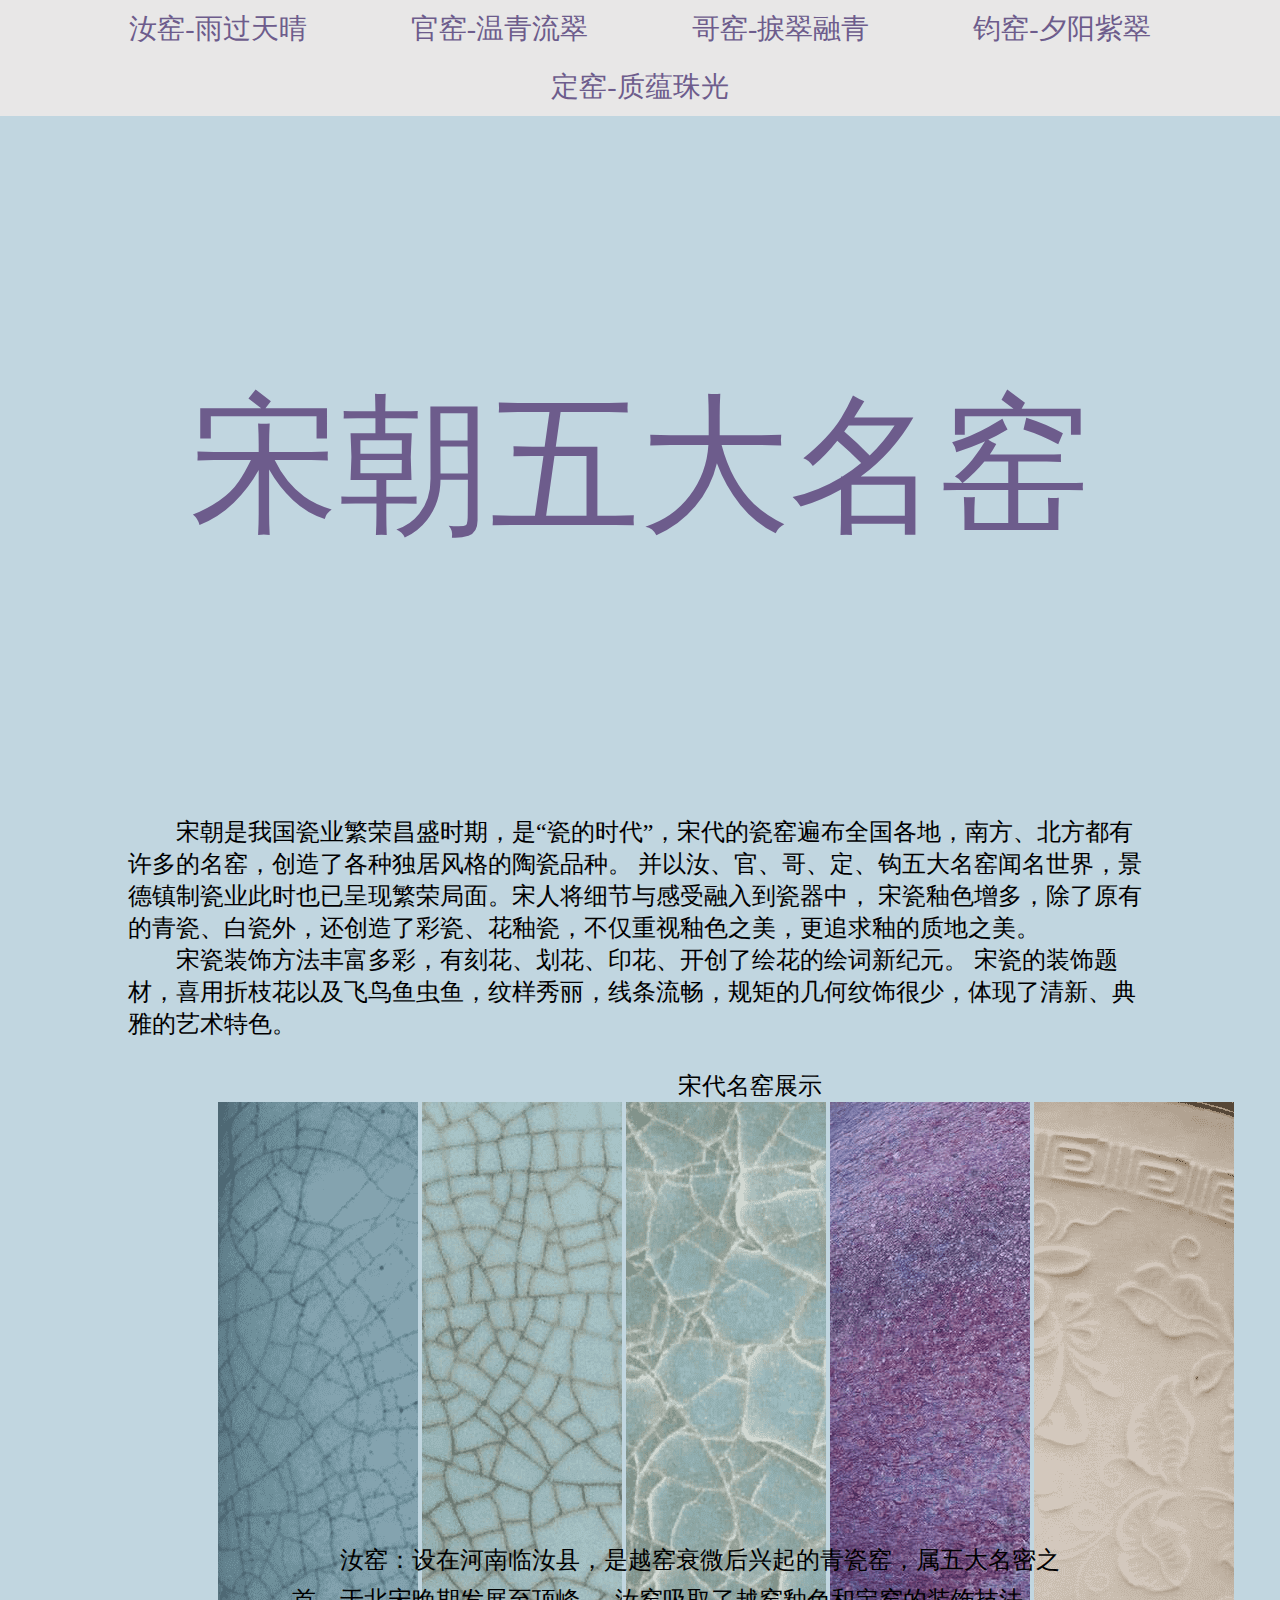
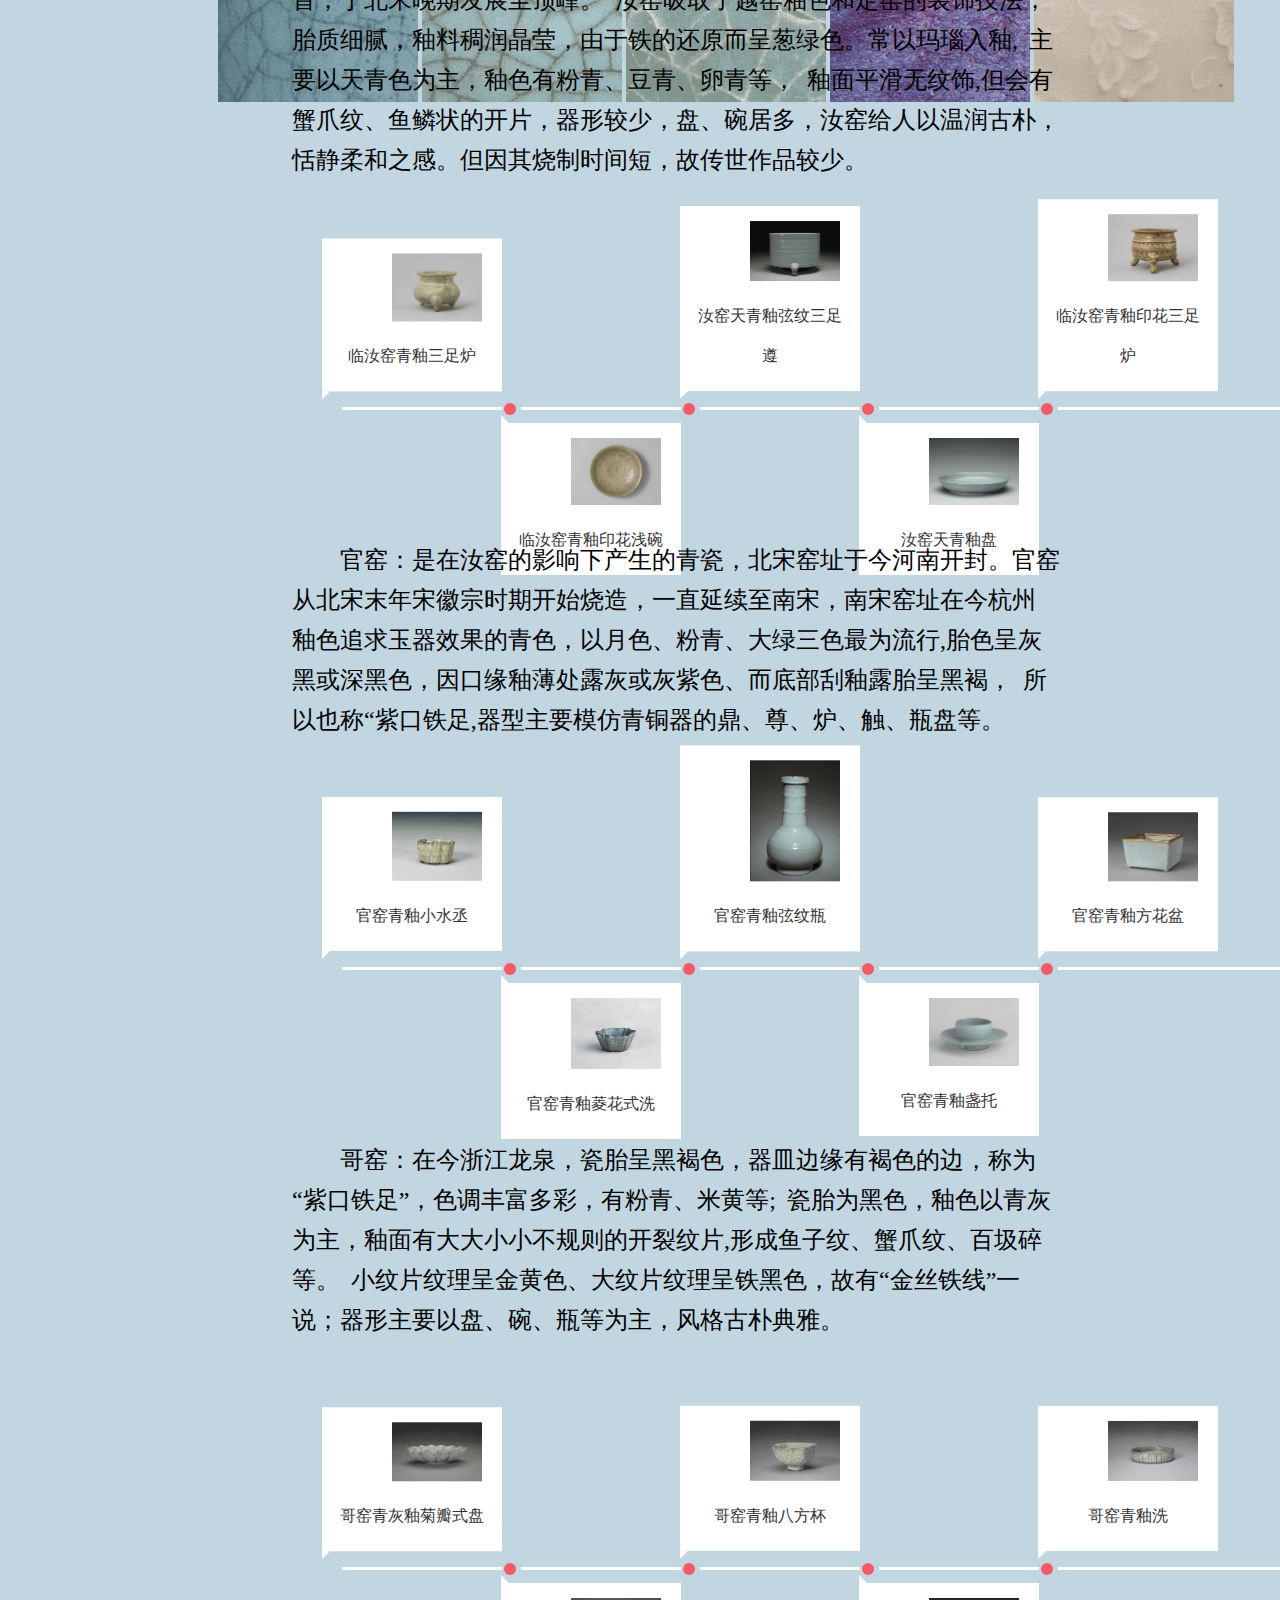
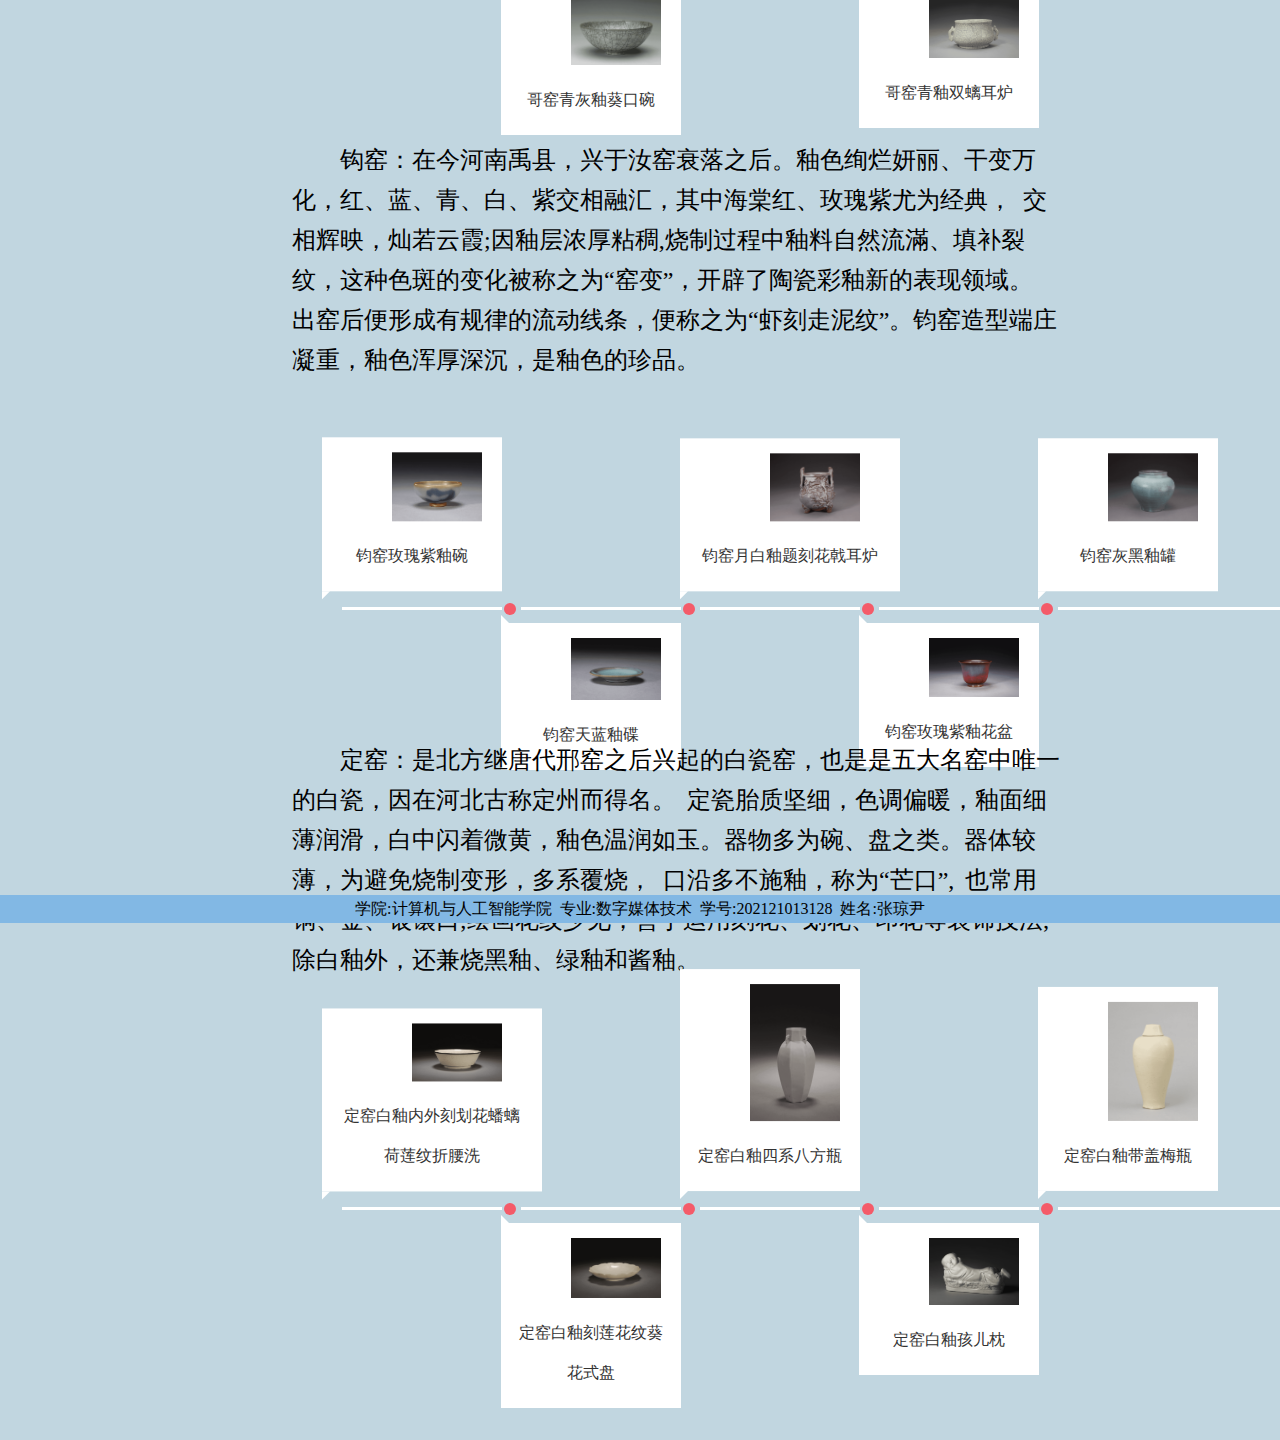
<file: assets/WebPages/HTML/SC_HTML.html>
<!DOCTYPE html>
<html lang="en">
<head>
    <meta charset="UTF-8">
    <meta http-equiv="X-UA-Compatible" content="IE=edge">
    <meta name="viewport" content="width=device-width, initial-scale=1.0">
    <title>宋代瓷器</title>
    <link rel="stylesheet" href="../CSS/SC_CSS.css">
    <link rel="shortcut icon" href="../favicon.ico" type="image/x-icon">
    <script src="../js/SC_timeline.js"></script>
</head>
<body>
    <div class="main">
        <div class="header">
            <nav class="nav">
                <a href="#">
                    汝窑-雨过天晴
                </a>
                <a href="#">
                    官窑-温青流翠
                </a>
                <a href="#">
                    哥窑-捩翠融青
                </a>
                <a href="#">
                    钧窑-夕阳紫翠
                </a>
                <a href="#">
                    定窑-质蕴珠光
                </a>
            </nav>
            <div class="title">
                宋朝五大名窑
            </div>
            <div id="text1">
                <p>
                    宋朝是我国瓷业繁荣昌盛时期，是“瓷的时代”，宋代的瓷窑遍布全国各地，南方、北方都有许多的名窑，创造了各种独居风格的陶瓷品种。
                    并以汝、官、哥、定、钩五大名窑闻名世界，景德镇制瓷业此时也已呈现繁荣局面。宋人将细节与感受融入到瓷器中，
                    宋瓷釉色增多，除了原有的青瓷、白瓷外，还创造了彩瓷、花釉瓷，不仅重视釉色之美，更追求釉的质地之美。
                </p>
                <p>
                    宋瓷装饰方法丰富多彩，有刻花、划花、印花、开创了绘花的绘词新纪元。
                    宋瓷的装饰题材，喜用折枝花以及飞鸟鱼虫鱼，纹样秀丽，线条流畅，规矩的几何纹饰很少，体现了清新、典雅的艺术特色。
                </p>
            </div>
        </div>
        <div class="container">
            <div class="top">
                <p>宋代名窑展示</p>
                <div class="top-box">
                    <img src="../picture/china/top_img/汝.png" alt="汝" class="texture"/>
                    <img src="../picture/china/top_img/官.png" alt="官" class="texture"/>
                    <img src="../picture/china/top_img/哥.png" alt="哥" class="texture"/>
                    <img src="../picture/china/top_img/钧.png" alt="钧" class="texture"/>
                    <img src="../picture/china/top_img/定.png" alt="定" class="texture"/>
                </div>
            </div>
            <div class="content">
                <div class="box" id="RuYao">
                    <div class="introduction">
                        <a href="#" name="汝窑"></a>
                        <p>
                            汝窑：设在河南临汝县，是越窑衰微后兴起的青瓷窑，属五大名密之首，于北宋晚期发展至顶峰。
                            汝窑吸取了越窑釉色和定窑的装饰技法，胎质细腻，釉料稠润晶莹，由于铁的还原而呈葱绿色。常以玛瑙入釉, 主要以天青色为主，釉色有粉青、豆青、卵青等，
                            釉面平滑无纹饰,但会有蟹爪纹、鱼鳞状的开片，器形较少，盘、碗居多，汝窑给人以温润古朴，恬静柔和之感。但因其烧制时间短，故传世作品较少。
                        </p>
                        <section class="timeline">
                            <ol>
                                <li>
                                    <div>
                                        <img src="../picture/china/汝窑/临汝窑青釉三足炉.png" alt="临汝窑青釉三足炉" >
                                        <br><span>临汝窑青釉三足炉</span>
                                    </div>
                                </li>
                                <li>
                                    <div>
                                        <img src="../picture/china/汝窑/临汝窑青釉印花浅碗.png" alt="临汝窑青釉印花浅碗" >
                                        <br><span>临汝窑青釉印花浅碗</span>
                                    </div>
                                </li>
                                <li>
                                    <div>
                                        <img src="../picture/china/汝窑/汝窑天青釉弦纹三足遵.png" alt="汝窑天青釉弦纹三足遵" >
                                        <br><span>汝窑天青釉弦纹三足遵</span>
                                    </div>
                                </li>
                                <li>
                                    <div>
                                        <img src="../picture/china/汝窑/汝窑天青釉盘.png" alt="汝窑天青釉盘" >
                                        <br><span>汝窑天青釉盘</span>
                                    </div>
                                </li>
                                <li>
                                    <div>
                                        <img src="../picture/china/汝窑/临汝窑青釉印花三足炉.png" alt="临汝窑青釉印花三足炉">
                                        <br><span>临汝窑青釉印花三足炉</span>
                                    </div>
                                </li>
                            </ol>
                        </section>
                    </div>
                </div>
                <div class="box" id="GuanYao">
                    <a href="#" name="官窑"></a>
                    <div class="introduction">
                        <p>
                            官窑：是在汝窑的影响下产生的青瓷，北宋窑址于今河南开封。官窑从北宋末年宋徽宗时期开始烧造，一直延续至南宋，南宋窑址在今杭州
                            釉色追求玉器效果的青色，以月色、粉青、大绿三色最为流行,胎色呈灰黑或深黑色，因口缘釉薄处露灰或灰紫色、而底部刮釉露胎呈黑褐，
                            所以也称“紫口铁足,器型主要模仿青铜器的鼎、尊、炉、触、瓶盘等。
                        </p>
                        <section class="timeline">
                            <ol>
                                <li>
                                    <div>
                                        <img src="../picture/china/官窑/官窑青釉小水丞.png" alt="官窑青釉小水丞" >
                                        <br><span>官窑青釉小水丞</span>
                                    </div>
                                </li>
                                <li>
                                    <div>
                                        <img src="../picture/china/官窑/官窑青釉菱花式洗.png" alt="官窑青釉菱花式洗">
                                        <br><span>官窑青釉菱花式洗</span>
                                    </div>
                                </li>
                                <li>
                                    <div>
                                        <img src="../picture/china/官窑/官窑青釉弦纹瓶.png" alt="官窑青釉弦纹瓶">
                                        <br><span>官窑青釉弦纹瓶</span>
                                    </div>
                                </li>
                                <li>
                                    <div>
                                        <img src="../picture/china/官窑/官窑青釉盏托.png" alt="官窑青釉盏托">
                                        <br><span>官窑青釉盏托</span>
                                    </div>
                                </li>
                                <li>
                                    <div>
                                        <img src="../picture/china/官窑/官窑青釉方花盆.png" alt="官窑青釉方花盆">
                                        <br><span>官窑青釉方花盆</span>
                                    </div>
                                </li>
                            </ol>
                        </section>
                    </div>
                </div>
                <div class="box" id="GeYao">
                    <a href="#" name="哥"></a>
                    <div class="introduction">
                        <p>
                            哥窑：在今浙江龙泉，瓷胎呈黑褐色，器皿边缘有褐色的边，称为“紫口铁足”，色调丰富多彩，有粉青、米黄等;
                            瓷胎为黑色，釉色以青灰为主，釉面有大大小小不规则的开裂纹片,形成鱼子纹、蟹爪纹、百圾碎等。
                            小纹片纹理呈金黄色、大纹片纹理呈铁黑色，故有“金丝铁线”一说；器形主要以盘、碗、瓶等为主，风格古朴典雅。
                        </p>
                        <section class="timeline">
                            <ol>
                                <!-- <li>
                                    <div>
                                        <img src="../picture/china/哥窑/哥窑米黄釉贯耳瓶.png" alt="哥窑米黄釉贯耳瓶" id="bottle">
                                        <br><span>哥窑米黄釉贯耳瓶</span>
                                    </div>
                                </li> -->
                                <li>
                                    <div>
                                        <img src="../picture/china/哥窑/哥窑青灰釉菊瓣式盘.png" alt="哥窑青灰釉菊瓣式盘">
                                        <br><span>哥窑青灰釉菊瓣式盘</span>
                                    </div>
                                </li>
                                <li>
                                    <div>
                                        <img src="../picture/china/哥窑/哥窑青灰釉葵口碗.png" alt="哥窑青灰釉葵口碗">
                                        <br><span>哥窑青灰釉葵口碗</span>
                                    </div>
                                </li>
                                <li>
                                    <div>
                                        <img src="../picture/china/哥窑/哥窑青釉八方杯.png" alt="哥窑青釉八方杯">
                                        <br><span>哥窑青釉八方杯</span>
                                    </div>
                                </li>
                                <li>
                                    <div>
                                        <img src="../picture/china/哥窑/哥窑青釉双螭耳炉.png" alt="哥窑青釉双螭耳炉">
                                        <br><span>哥窑青釉双螭耳炉</span>
                                    </div>
                                </li>
                                <li>
                                    <div>
                                        <img src="../picture/china/哥窑/哥窑青釉洗.png" alt="哥窑青釉洗">
                                        <br><span>哥窑青釉洗</span>
                                    </div>
                                </li>
                            </ol>
                        </section>
                    </div>
                </div>
                <div class="box" id="JunYao">
                    <a href="#" name="钧窑"></a>
                    <!-- <div class="circle">
                        <img src="#"/>
                    </div> -->
                    <div class="introduction">
                        <p>
                            钩窑：在今河南禹县，兴于汝窑衰落之后。釉色绚烂妍丽、干变万化，红、蓝、青、白、紫交相融汇，其中海棠红、玫瑰紫尤为经典，
                            交相辉映，灿若云霞;因釉层浓厚粘稠,烧制过程中釉料自然流滿、填补裂纹，这种色斑的变化被称之为“窑变”，开辟了陶瓷彩釉新的表现领域。
                            出窑后便形成有规律的流动线条，便称之为“虾刻走泥纹”。钧窑造型端庄凝重，釉色浑厚深沉，是釉色的珍品。
                        </p>
                        <section class="timeline">
                            <ol>
                                <li>
                                    <div>
                                        <img src="../picture/china/钧窑/钧窑玫瑰紫釉碗.png" alt="钧窑玫瑰紫釉碗">
                                        <br><span>钧窑玫瑰紫釉碗</span>
                                    </div>
                                </li>
                                <li>
                                    <div>
                                        <img src="../picture/china/钧窑/钧窑天蓝釉碟.png" alt="钧窑天蓝釉碟">
                                        <br><span>钧窑天蓝釉碟</span>
                                    </div>
                                </li>
                                <li>
                                    <div class="long">
                                        <img src="../picture/china/钧窑/钧窑月白釉题刻花戟耳炉.png" alt="钧窑月白釉题刻花戟耳炉">
                                        <br><span>钧窑月白釉题刻花戟耳炉</span>
                                    </div>
                                </li>
                                <li>
                                    <div>
                                        <img src="../picture/china/钧窑/钧窑玫瑰紫釉花盆.png" alt="钧窑玫瑰紫釉花盆">
                                        <br><span>钧窑玫瑰紫釉花盆</span>
                                    </div>
                                </li>
                                <!-- <li>
                                    <div class="long">
                                        <img src="../picture/china/钧窑/钧窑玫瑰紫釉葵花式三足花盆托.png" alt="钧窑玫瑰紫釉葵花式三足花盆托">
                                        <br><span>钧窑玫瑰紫釉葵花式三足花盆托</span>
                                    </div>
                                </li> -->
                                <!-- <li>
                                    <div class="long">
                                        <img src="../picture/china/钧窑/钧窑玫瑰紫釉鼓钉三足洗.png" alt="钧窑玫瑰紫釉鼓钉三足洗">
                                        <br><span>钧窑玫瑰紫釉鼓钉三足洗</span>
                                    </div>
                                </li> -->
                                <li>
                                    <div>
                                        <img src="../picture/china/钧窑/钧窑灰黑釉罐.png" alt="钧窑灰黑釉罐">
                                        <br><span>钧窑灰黑釉罐</span>
                                    </div>
                                </li>
                            </ol>
                        </section>
                    </div>
                </div>
                <div class="box" id="DingYao">
                   
                    <!-- <div class="circle">
                        <img src="#"/>
                    </div> -->
                    <div class="introduction">
                        <p>
                            定窑：是北方继唐代邢窑之后兴起的白瓷窑，也是是五大名窑中唯一的白瓷，因在河北古称定州而得名。
                            定瓷胎质坚细，色调偏暖，釉面细薄润滑，白中闪着微黄，釉色温润如玉。器物多为碗、盘之类。器体较薄，为避免烧制变形，多系覆烧，
                            口沿多不施釉，称为“芒口”, 也常用铜、金、银镶口;绘画花纹少见，善于运用刻花、划花、印花等装饰技法;除白釉外，还兼烧黑釉、绿釉和酱釉。
                        </p>
                        <section class="timeline">
                            <ol>
                                <li>
                                    <div class="long">
                                        <img src="../picture/china/定窑/定窑白釉内外刻划花蟠螭荷莲纹折腰洗.png" alt="定窑白釉内外刻划花蟠螭荷莲纹折腰洗" >
                                        <br><span>定窑白釉内外刻划花蟠螭荷莲纹折腰洗</span>
                                    </div>
                                </li>
                                <li>
                                    <div>
                                        <img src="../picture/china/定窑/定窑白釉刻莲花纹葵花式盘.png" alt="定窑白釉刻莲花纹葵花式盘">
                                        <br><span>定窑白釉刻莲花纹葵花式盘</span>
                                    </div>
                                </li>
                                <li>
                                    <div>
                                        <img src="../picture/china/定窑/定窑白釉四系八方瓶.png" alt="定窑白釉四系八方瓶">
                                        <br><span>定窑白釉四系八方瓶</span>
                                    </div>
                                </li>
                                <li>
                                    <div>
                                        <img src="../picture/china/定窑/定窑白釉孩儿枕.png" alt="定窑白釉孩儿枕">
                                        <br><span>定窑白釉孩儿枕</span>
                                    </div>
                                </li>
                                <li>
                                    <div>
                                        <img src="../picture/china/定窑/定窑白釉带盖梅瓶.png" alt="定窑白釉带盖梅瓶">
                                        <br><span>定窑白釉带盖梅瓶</span>
                                    </div>
                                </li>
                            </ol>
                        </section>
                        
                    </div>
                    <a href="#" name="定窑"></a>
                </div>
                
            </div>
        </div>
        <div class="footer">
            学院:计算机与人工智能学院&nbsp;&nbsp;专业:数字媒体技术&nbsp;&nbsp;学号:202121013128&nbsp;&nbsp;姓名:张琼尹
        </div>
    </div>
    
</body>
</html>
</file>
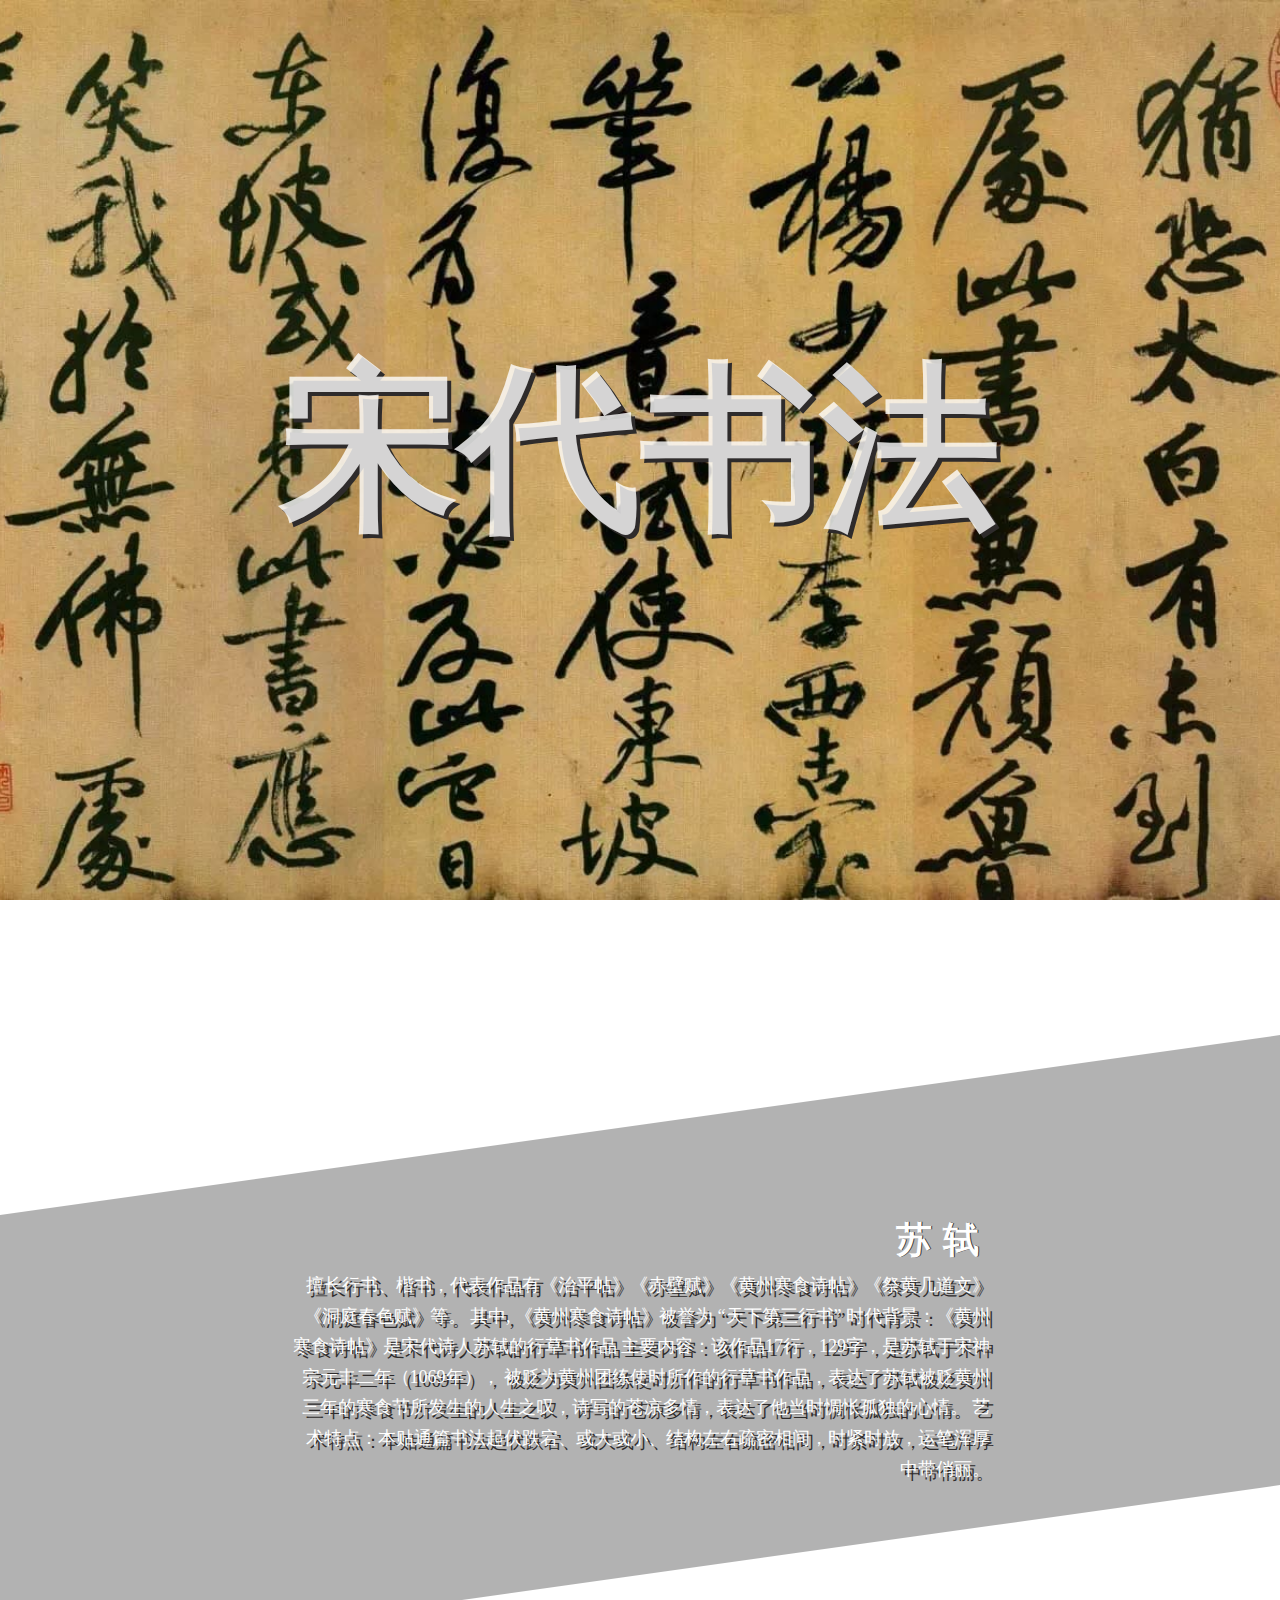
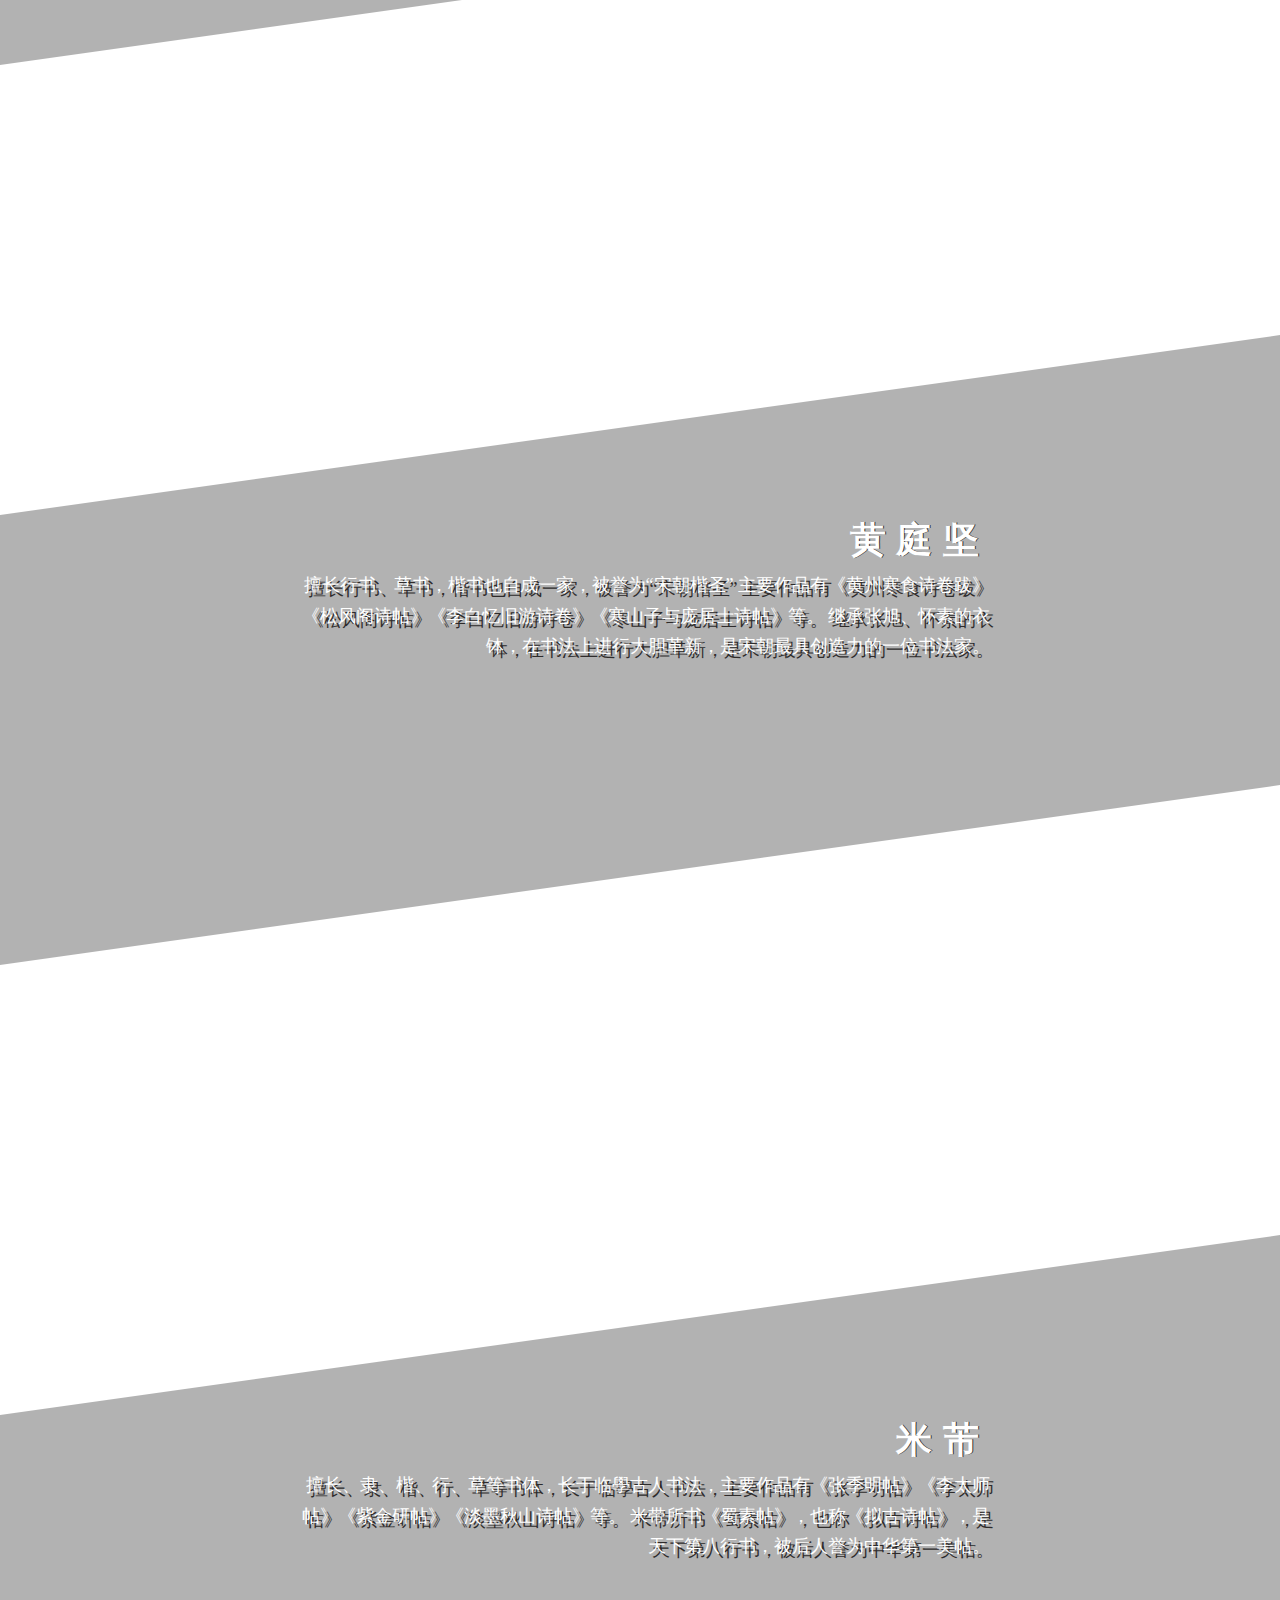
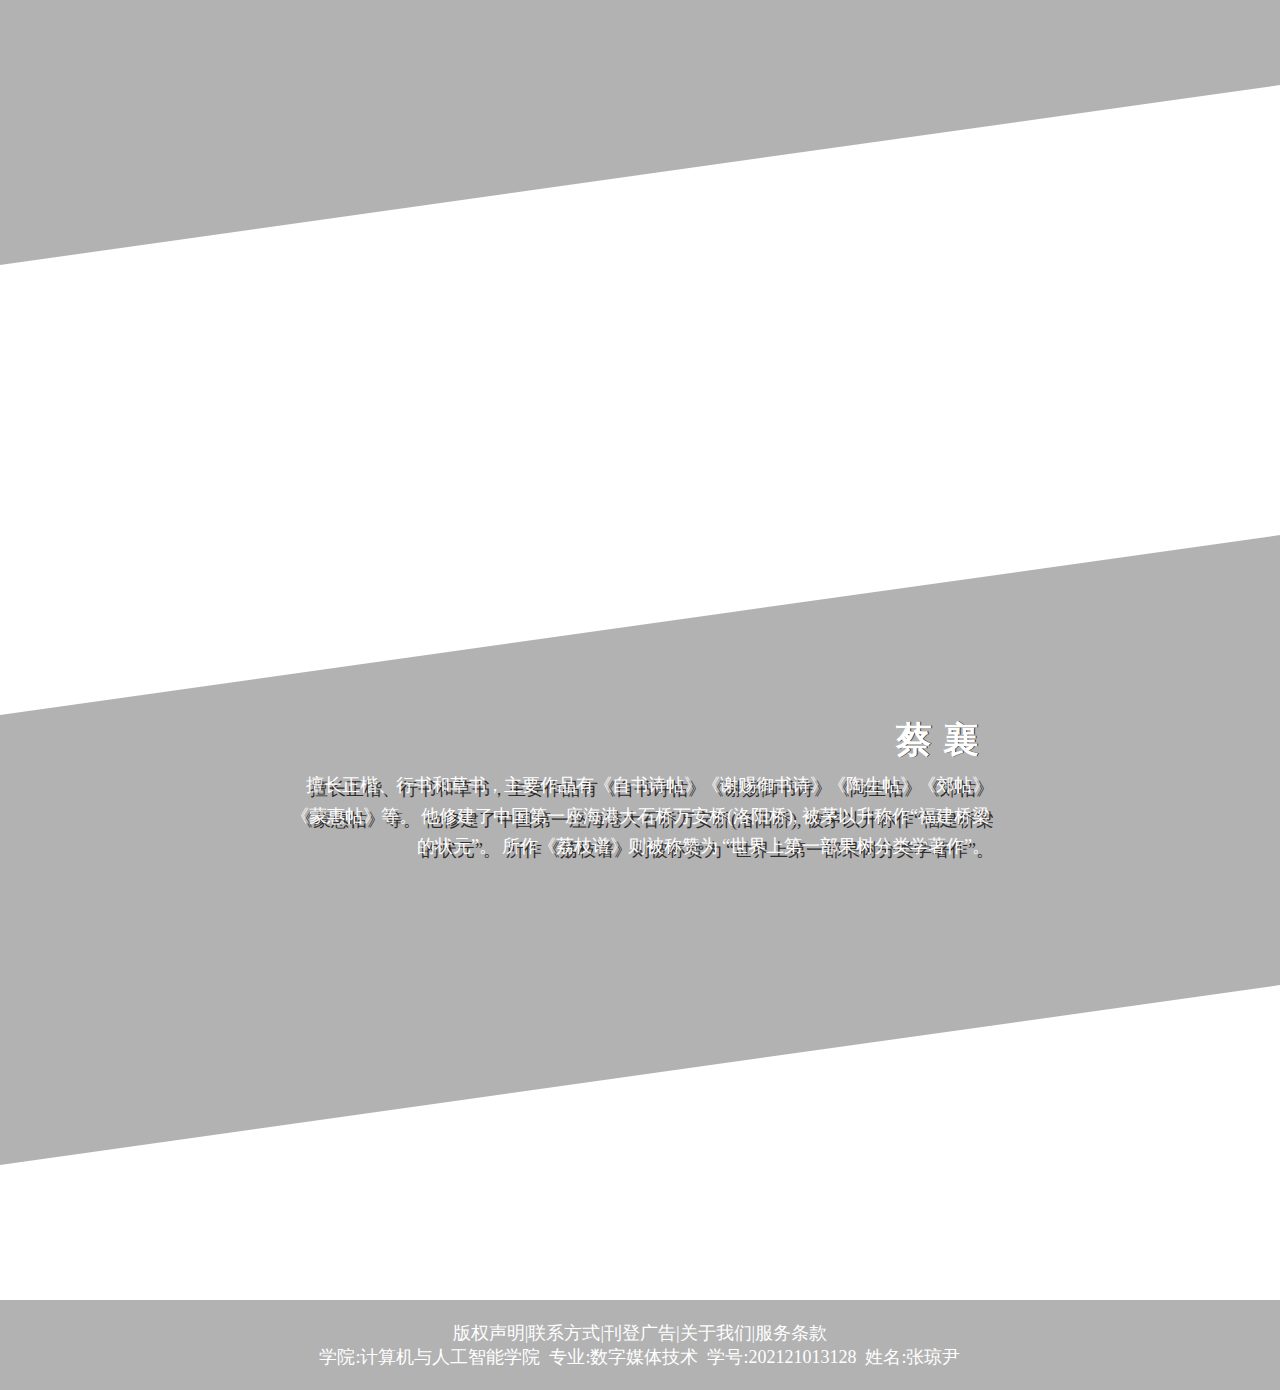
<file: assets/WebPages/HTML/SF_HTML.html>
<!DOCTYPE html>
<html lang="en">
<head>
    <meta charset="UTF-8">
    <meta http-equiv="X-UA-Compatible" content="IE=edge">
    <meta name="viewport" content="width=device-width, initial-scale=1.0">
    <title>宋代书法</title>
    <link rel="stylesheet" href="../CSS/SF_CSS.CSS"> 
    <link rel="shortcut icon" href="../favicon.ico" type="image/x-icon">
</head>

<body>
    <div class="container">
        <section class="content-zero">
            <h1>宋代书法</h1>
        </section>
        
        <section class="content-one">
            <div class="text-box">
                <div class="cnt">
                    <h2>苏轼</h2>
                    <p>
                        擅长行书、楷书，代表作品有《治平帖》《赤壁赋》《黄州寒食诗帖》《祭黄几道文》《洞庭春色赋》等。
                        其中, 《黄州寒食诗帖》被誉为 “天下第三行书”
                        时代背景：《黄州寒食诗帖》是宋代诗人苏轼的行草书作品
                        主要内容：该作品17行，129字，是苏轼于宋神宗元丰二年（1069年），
                        被贬为黄州团练使时所作的行草书作品，表达了苏轼被贬黄州三年的寒食节所发生的人生之叹，诗写的苍凉多情，表达了他当时惆怅孤独的心情。
                        艺术特点：本贴通篇书法起伏跌宕、或大或小、结构左右疏密相间，时紧时放，运笔浑厚中带俏丽。
                    </p>
                    <a href="#" class="btn"></a>
                </div>
            </div>
        </section>
        <section class="content-two">
            <div class="text-box">
                <div class="cnt">
                    <h2>黄庭坚</h2>
                    <p>
                        擅长行书、草书，楷书也自成一家，被誉为“宋朝楷圣” 主要作品有《黄州寒食诗卷跋》《松风阁诗帖》《李白忆旧游诗卷》《寒山子与庞居士诗帖》等。 
                        继承张旭、怀素的衣钵，在书法上进行大胆革新，是宋朝最具创造力的一位书法家。
                    </p>
                    <a href="#" class="btn"></a>
                </div>
            </div>
            
        </section>
        <section class="content-three">
            <div class="text-box">
                <div class="cnt">
                    <h2>米芾</h2>
                    <p>
                        擅长、隶、楷、行、草等书体，长于临學古人书法，主要作品有《张季明帖》《李太师帖》《紫金研帖》《淡墨秋山诗帖》等。
                        米带所书《蜀素帖》，也称《拟古诗帖》，是天下第八行书，被后人誉为中华第一美帖。
                    </p>
                    <a href="#" class="btn"></a>
                </div>
            </div>
        </section>
        <section class="content-four">
            <div class="text-box">
                <div class="cnt">
                    <h2>蔡襄</h2>
                    <p>
                        擅长正楷、行书和草书，主要作品有《自书诗帖》《谢赐御书诗》《陶生帖》《郊帖》《蒙惠帖》等。
                        他修建了中国第一座海港大石桥万安桥(洛阳桥), 被茅以升称作“福建桥梁的状元”。
                        所作《荔枝谱》则被称赞为 “世界上第一部果树分类学著作”。
                    </p>
                    <a href="#" class="btn"></a>
                </div>
            </div>
        </section>
        <div class="footer">
            版权声明|联系方式|刊登广告|关于我们|服务条款
            <br>
            学院:计算机与人工智能学院&nbsp;&nbsp;专业:数字媒体技术&nbsp;&nbsp;学号:202121013128&nbsp;&nbsp;姓名:张琼尹
        </div>
    </div>
</body>
</html>
</file>
<file: assets/WebPages/CSS/mainstyle1.css>
*{
    /* 内外边距为0 */
    padding:0%;
    margin:0%;
    /* 设置各种样式为空 */
    text-decoration: none;
    list-style: none;
    /* 设置所有字体 */
    font-family: "楷体";
}

body{
    /* background-image:-webkit-linear-gradient(60deg,rgba(244, 209, 85,0.3),rgba(160, 51, 10,1)); */
    background-color:#a0330a;
    background-position: center 0;
    background-repeat: no-repeat;
    background-attachment: fixed;
    background-size: cover;
    -webkit-background-size: cover;
    -o-background-size: cover;
    -moz-background-size: cover;
    -ms-background-size: cover; 
}
.content{
    margin:0% 0%;
    justify-content: center;
    align-items: center;
    height:100vh;
}
.nav{
    /* 设置导航栏的宽高 */
    width:100%;
    height:50px;
    box-shadow: 0 1px 2px #dcbdb4;
    /* 设置导航栏的图层,使下拉列表不影响下方div块 */
    z-index:999;
    position:absolute;
}
.btli{
    float:left;
    /* 设置导航项间距 */
    padding:0px 50px;
    /* 设置宽和行高 */
    width:80px;
    line-height: 50px;
    font-size: 20px;
    /* 对齐方式为水平居中 */
    text-align: center;
}

.navlist a{
    color: #fff;
    /* 以块模式显示 */
    display: inline-block;
}

.navlist a:hover{
    /* background:#fff; */
}

.btli img{
    /* 文字与图片垂直居中 */
    vertical-align: middle;
}
/* 鼠标悬停在导航项时,下拉显示 */
.btli:hover .droplist{
    display: block;
}

.droplist li{
    /* 给每一项加一条线分隔开 */
    border-top:1px solid #fff;
}

.droplist{
    /* 改变下拉列表的颜色 */
    background-color: #666;
    /* 加个阴影 */
    box-shadow: 0 1px 2px #d39a9a;
    /* 初始不显示 */
    display:none;
    border-radius: 6px;
    /* 隐藏超出来的部分 */
    overflow:hidden;
}

.nav ul li a img{
    width:30px;
    height:30px;
}
.top_img_nav{
    padding:100px 0px 0px 0px;
    margin:0px;
}
.top_img_nav.shell ul li{
    margin-left:100px;
    font-size:28px;
    display:inline-block;
    padding:15px;
}

#title{
    line-height: 100px;
    font:150px '楷体';
    color:#bb7d4e;
    text-align: center;
    margin:1% 0% 0% 0%;
}
#title img{
    width: 100px;
    height:100px;
    float:left;
}
#login{
    float:right;
    z-index:999;
    position:relative;
    width:50px;
    height:100px;
    font-family: 'Courier New', Courier, monospace;
    background-image: -moz-radial-gradient();
}
.shell{
    margin-left:5%;
    margin-right:5%;
    display:flex;
    width:90%;
    height: 533px;
}
.box{
    flex:1;
    overflow:hidden;
    transform: .5s;
    margin:0 20px;
    box-shadow: 10px 10px 20px rgba(0, 0, 0, .5);
    border-radius: 20px;
    border: 3px solid #d9d0d0; 
    background-color: #eacb9c; 
}

.box->img{
    width: 100%;
    height: 85%;
    object-fit: cover;
    transition: .5s;
}

/* .box>span{
    font:200 45px '楷体';
    color:#2e1f12;
    text-align:center;
    height: 15%;
    display: flex;
    justify-content: center;
    align-items: center;
} */

.box:hover{
    flex-basis:40%;
}

.box:hover->img{
    width: 100%;
    height: 100%;
}
.left_circle{
    margin-top:20px;
    float: left;
    width: 180px;
    border-radius:  20px 100px 100px 20px;
    line-height: 100%;
    box-shadow: 10px 10px 20px rgba(0, 0, 0, .5);
	position:relative;
}
.right_circle{
    margin-top:20px;
    float: right;
    width: 180px;
    border-radius:  100px 20px 20px 100px;
    line-height: 100%;
    box-shadow: -10px 10px 20px rgba(0, 0, 0, .5);
	position: relative;
}
input{
    width: 100px;
    height:100px;
    border-radius:50px;
    border-color: #fff;
}

.left_introduction{
    margin:20px;
    padding: 80px 0 80px 80px;
    height: 240px;
    width: 70%;
    font-family: '楷体';
    font-size: 32px;
}
.right_introduction{
    padding: 80px 0 80px 80px;
    height: 240px;
    width: 70%;
    font-family: '楷体';
    font-size: 32px;
    text-transform: capitalize;
    position: relative;
    left: 100px;
}
.left_button{
    float: left;
}
.right_button{
    float: right;
}
.FX,.CH,.CC,.JJ{
    margin:0px 70px;
    background-color: #eacb9c;
    border-radius:40px;
    box-shadow: 10px 10px 20px rgba(0, 0, 0, .5);
}
.DC,.HH,.SC,.SF{
    margin:20px 70px;
    background-color: #c49162;
    border-radius:20px;
    box-shadow: 10px 10px 20px rgba(0, 0, 0, .5);
}


.footer{
    font: "楷体" 32px;
    color:#fff;
    background-color: #af3e0d;
    padding : 10px;
    text-align: center;
    height:120px;
    line-height:60px;
}
</file>
<file: assets/WebPages/CSS/CH_CSS.CSS>
*{
    padding:0%;
    margin:0%;
    box-sizing:border-box;
    text-decoration: none;
}

body{
    overflow-x: hidden;
}

.container{
    width:100%;
    height:auto;
}

section{
    height: 100vh;
    position: relative;
    color:rgba(255,255,255,.8);
    /* 设置字体 */
    font-size:10vh;
    font-family:'楷体';
    /* 文字阴影 */
    text-shadow: 4px 4px rgba(46, 43, 43);
    /* 弹性布局 */
    display:flex;
    /* 水平居中 */
    justify-content: center;
    /* 垂直居中 */
    align-items: center;
}

.footer{
    height: 10vh;
    background-color: rgba(248, 239, 204, 0.7);
    color:#000;
    position: relative;
    /* 设置字体 */
    font-size:2vh;
    font-family:'楷体';
    /* 文字阴影 */
    /* text-shadow: 4px 4px rgba(46, 43, 43); */
    /* 弹性布局 */
    display:flex;
    /* 水平居中 */
    justify-content: center;
    /* 垂直居中 */
    align-items: center;
    /* 水平居中 */
    text-align: center;
}

.img{
    overflow: hidden;
    /* 背景图片不重复 */
    background-repeat: no-repeat;
    /* 背景图片居中 */
    background-position: center;
    /* 背景图片固定 */
    background-attachment: fixed;
    background-size:cover;
    /* 禁止用户误选中 */
    user-select: none;
}

.content-zero{
    background: url(../picture/flower_arrangement/1.jpg) no-repeat fixed center;
    background-size:cover;
}

.content-one{
    background:url(../picture/flower_arrangement/1.jpg) no-repeat fixed center;
    background-size:cover;
}

.content-two{
    background: url(../picture/flower_arrangement/2.jpg) no-repeat fixed center;
    background-size:cover;
}

.content-three{
    background: url(../picture/flower_arrangement/3.jpg) no-repeat fixed center;
    background-size:cover;
}
.content-four{
    background: url(../picture/flower_arrangement/4.jpeg) no-repeat fixed center;
    background-size:cover;
}
.content-five{
    background: url(../picture/flower_arrangement/5.jpg) no-repeat fixed center;
    background-size:cover;
}
.content-six{
    background: url(../picture/flower_arrangement/6.jpg) no-repeat fixed center;
    background-size:cover;
}
.content-seven{
    background: url(../picture/flower_arrangement/7.jpg) no-repeat fixed center;
    background-size:cover;
}
.content-eight{
    background: url(../picture/flower_arrangement/8.jpg) no-repeat fixed center;
    background-size:cover;
}


.text-box{
    width:100%;
    height: 50%;
    /* 绝对定位 */
    position: absolute;
    bottom: 25%;
    /* 文字居中 */
    text-align: center;
    background-color: rgba(0,0,0,.3);
    /* 旋转中心 */
    transform-origin: center bottom;
    /* 扭曲斜切 */
    transform: skew(0, -8deg);
}

.text-box .cnt{
    display: inline-block;
    /* 右对齐 */
    text-align: right;
    /* 外边距 */
    margin:40px 0 10px;
    width: 700px;
    /* 最大宽度 */
    max-width:990px;
    /* 设置变换参考点为右下 */
    transform-origin: right bottom;
    /* x方向0度 y方向8度 */
    transform: skew(0,8deg);
}

.cnt h2{
    margin-top: 100px;
    font-size: 36px;
    font-family: '楷体';
    text-shadow: 1px 0px 0px #323232;
    letter-spacing: 0.3em;
    color:#fff;
    margin-bottom:5px;
}

.cnt p{
    font-size:2vh;
    line-height: 1.7;
    margin-bottom: 10px;
    color:#fff;
}

.cnt a .btn{
    font-size:90%;
    font-family: '楷体';
    letter-spacing: 0.1em;
    text-shadow: 1px 0px 0px black;
    line-height:2.8;
    display: inline-block;
    background-color: #eaeaea;
    color:#000;
    border:3px solid #000;
    white-space: nowrap;
    text-decoration: none;
    padding:0 20px;
}
</file>
<file: assets/WebPages/CSS/DC_CSS.CSS>
*{
    padding:0%;
    margin:0%;
	font-family:"楷体";
	text-decoration: none;
	list-style: none;
}

.main{
    width:1300px;/*页面1300宽*/
    margin: auto;/*水平居中*/
}

body{
	background-color:#788a6f;
	color:rgb(234, 203, 156);
}

.header, .nav, .container, .footer{
	/*左浮动*/
	float: left;
	/*填充整个浏览器*/
	width: 100%;
	box-sizing: border-box;
	/* 居中对齐 */
	text-align:center;
}

.header{
	background: #3f503b;
    padding: 20px;
    text-align: center;
	font-size:48px;
}
h1{
    float:inline-start;
    /* 设置定位 */
    position: absolute;
    left:22%;
    top:15vh;
    z-index: 999;
    /* 字号大小，颜色，阴影 */
    font-size: 25vh;
    color:rgba(234, 203, 156,1);
    text-shadow: 0px 3px rgba(170, 165, 156, 0.8) ;
}
.banner{
	position: relative;
	overflow: hidden;
	width: 100%;
    height: 100%;
}
.pic li {
    float: left;
}
.jiantou{
    font-size: 42px;
    text-decoration: none;
    display: block;
    text-align: center;
    width: 30px;
    height: 40px;
    line-height: 40px;
    background: rgba(158, 154, 154, 0.7);
    color: white;
    z-index: 999;
}
.left{
    position: absolute;
    top: 30vh;
    left: 0;
    border-top-right-radius: 15px;
    border-bottom-right-radius: 15px;
}
.right{
    position: absolute;
    top:30vh;
    right:0;
    border-top-left-radius: 15px;
    border-bottom-left-radius: 15px;
}
.banner ul li img{
	width:100%;
}
.lis{
	position: absolute;
	bottom: 15px;
	left: 50%;
	margin-left: -35px;
	width: 70px;
	height:13px;
	border-radius: 7px; 
	background: rgba(158, 154, 154, 0.7);
 }
.lis li {
	float: left;
    width: 8px;
    height: 8px;
    margin: 3px;
    border-radius: 50%;
    background-color: #fff;
   
}
.lis .selected{
    background-color: #3f503b;
}
.nav{
	background-color:#3f503b;
}

.nav a{
    padding: 10px 20px;
	/*以块显示*/
    display: inline-block;
	color: #eacb9c;
}

.nav a:hover{
    background:  #788a6f;
    color:#3f503b;
	border-radius: 20px 20px 0 0;
}

.lside{
    width:150px;
    float: left;
}

.rside{
    width:150px;
    float: right;
}

.content{
    margin: 0px 155px;
}

.lside, .rside, .container{
    /* padding: 5px; */
    /*去掉内边距影响*/
    box-sizing: border-box;
}

nav{
	/* 居中对齐 */
	text-align: center;
}

nav ul li{
	display:inline-block;
	width:100%;
	height:10%;
	font-size:38px;
}

.content ul li{
    float:left;
	/* background-color:#e7e2d9; */
    width:32%;
    height:40vh;
	/* display:inline-block; */
	font-size:10px;
}

.content ul li p{
    text-align: left;
	overflow-y:hidden;
    font-size:12px;
    /* 设置首行缩进 */
    text-indent:2em;
}
li:before,li:after{
    content: '';
}

.footer{
    padding : 10px;
    background: #3f503b;
    text-align: center;
}

@media  screen and (max-width:700px) {
    .lside, .lside, .content{
        width: 100%;
        margin: 0px;
    }
}
</file>
<file: assets/WebPages/CSS/HH1_CSS.css>
.pic{
    width:260px;
}
body{
    background-color:rgba(255,255,255, 0);
    min-height:100vh;
    margin:0;
    font-family: '楷体', sans-serif;
    &:before {
      content: '';
      position: fixed;
      top:0px;
      left:50%;
      bottom:0px;
      transform:translateX(-50%);
      width:4px;
      background-color:#fff;
    }
    .entries {
      width:calc(100% - 80px);
      max-width:800px;
      margin:auto;
      position: relative;
      left:-5px;
      .entry {
        width:calc(50% - 80px);
        float:left; 
        padding:20px;
        clear:both;
        text-align:right;
        &:not(:first-child) {
          margin-top:-60px;
        }
        .title {
          font-size:32px;
          margin-bottom:12px;
          position: relative;
          color:#fff;
          &:before {
            content: '';
            position: absolute;
            width:8px;
            height:8px;
            border:4px solid #ffffff;
            background-color:#1D1D1D;
            border-radius:100%;
            top:50%;
            transform:translateY(-50%);
            right:-73px;
            z-index:1000;
          }
          &.big:before {
            width:24px;
            height:24px;
            transform:translate(8px,-50%);
          }
        }
        .body {
          color:#5a4c4c;
          p {
            line-height:1.4em;
            text-indent: 2em;
          }
        }
        &:nth-child(2n) {
          text-align:left;
          float:right;
          .title {
            &:before {
              left:-63px;
            }
            &.big:before {
              transform:translate(-8px,-50%);
            }
          }
        }
      }
    }
  }
</file>
<file: assets/WebPages/CSS/HH_CSS.css>
*{
    margin:0px;
    padding:0px;
    font-family: '楷体';
}

body{

    /* background-image:-webkit-linear-gradient(60deg,rgba(218, 169, 215, 0.637),rgba(128, 174, 235, 0.904)); */
    background-image:-webkit-linear-gradient(60deg,rgba(218, 146, 51,0.75),rgba(221, 176, 120,0.6));
    background-position: center 0;
    background-repeat: no-repeat;
    background-attachment: fixed;
    background-size: cover;
    /* 谷歌 */
    -webkit-background-size: cover;
    /* opera */
    -o-background-size: cover;
    /* 火狐 */
    -moz-background-size: cover;
    /* ie */
    -ms-background-size: cover;
}

h1{
    text-align: center;
    color:rgb(159,82,33);
    font-size:10vh;
    line-height: 20vh;
    letter-spacing: 15px;
}

nav{
    width:100%;
    height: 5vh;
    line-height: 5vh;
    background-color: rgba(221, 176, 120,.4);
    text-align: center;
    font-size:3vh;
    color:rgb(159,82,33);
}

nav ul a{
    padding:5px 30px;
    line-height: 5vh;
}
nav ul a:hover{
    background-color: rgb(159,82,33);
    color:rgb(221, 176, 120);
}

iframe{
    position:absolute;
    top:25vh;
    left:10%;
    /* margin:10% 0; */
    width:80%;
    height:100vh;
}

.footer{
    width:100%;
    height:30px;
    /* 定位 */
    position:absolute;
    top:130vh;
    /* 字体属性设置 */
    font-size: 22px;
    text-align: center;
}
</file>
<file: assets/WebPages/CSS/login.css>
*{
    /* 内外边距为0 */
    margin:0px;
    padding:0px;
    /* 设置各种样式为空 */
    text-decoration: none;
    list-style: none;
    font-family: '楷体';
    font-size:20px;
}

body{
    background-color: cadetblue;
    /* background-image: linear-gradient(to botton,rgba(255,255,0,0.5),rgba(255, 255, 0, 0.5),url('../picture/login.jpg')); */
    background: url("../picture/login_bg.jpg") no-repeat;
    background-size: cover;

}
p{
    font-size: 42px;
}
.content{
    text-align: center;
}

.title{
    font-size: 70px;
}
.box{
    width:500px;
    height:400px;
}
div{
    margin:15px;
    text-align: center;
}
input{
    width:200px;
    height:50px;
    border-radius: 10px;
    text-align: center;
}

.sex{
    width:30px;
    height:30px;
}
.btn:disabled {
	background-color: grey;
}
table{
    margin: 0 40vw;
}
select{
    text-align: center;
    height: 50px;
    width: 200px;
    outline: none;
    border-color: #ccc;
    border-radius:4px;
}

#submit{
    width:60px;
    height:60px;
    border-radius: 30px;
    background-color:#fff;
    border-color: #fff;
    font-size:18px;
}
</file>
<file: assets/WebPages/CSS/SC_CSS.css>
*{
    margin:0px;
    padding:0px;
    font-family: '楷体';
    /* 设置列表符号为空 */
    list-style-type: none;
    box-sizing: border-box;
    
}
body{
    background-color: #c1d6e0;
}
.title{
    /* background-color: #9facda; */
    height:700px;
    font-size:150px;
    font-family: '楷体';
    text-align: center;
    line-height: 700px;
    color:#6d5c8c;
}
.nav{
    background: #e8e7e7; 
    text-align: center;
}

.nav a{
    text-decoration: none;
    font-size: 28px;
    color: #6d5c8c;
    padding: 10px 50px;
    display: inline-block;/*以块显示*/
}

.nav a:hover{
    background:  #9facda;
    color:#000;
}

/*.introduction p{
	width:80%;
	height:10vh;
	letter-spacing:2em;
}*/

.container{
    margin:30px 100px;
}
.top{
    position: absolute;
    left:17%;
}
.top p{
    text-align: center;
}
.texture{
    width:200px;
    display: inline-block;
}
.content{
    display: block;
}

.Box{
    margin:2%;
    display: inline-block;
    position: absolute;
}
#RuYao{
    position: absolute;
    top:100px;
    background-color: #84b0c4;
}
#GuanYao{
    position: absolute;
    top:700px;
    background-color: #84b0c4;
}
#GeYao{
    position: absolute;
    top:1300px;
    background-color: #cad1c8;
}
#JunYao{
    position: absolute;
    top:1900px;
    background-color: #624659;
}
#DingYao{
    position: absolute;
    top:2500px;
    background-color: #fafaf5;
}
.circle{
    position:absolute;
    top:100vh;
    left:70px;
    width:400px;
    height:400px;
    background-color: #d3d5c8;
    border-radius: 200px;
    /* 边框样式-- 立体感沟槽 */
    border-style: groove;
}
img{
    display:inline-block;
    width:90px;
    
}
.introduction{
    width:60vw;
    position: absolute;
    top:160vh;
    left:15vw;
    word-spacing: 5px;
    /* 设置首行缩进及行高 */
    text-indent: 50px;
    line-height: 40px;
}
#text1{
    width:80vw;
    margin:0 10vw ;
}

p{
    font-size:24px;
    text-indent: 2em;
}

.timeline{
    /* 处理超出的部分 x方向隐藏*/
    white-space: nowrap;
    /* overflow-x: hidden; */
}
#bottle{
    height:90px;
    width:50px;
}
.timeline ol {
    font-size: 0;
    padding: 210px 0;
    width: 70vw;
    transition: all 0.5s;
}
.timeline ol li {
    position: relative;
    display: inline-block;
    width: 160px;
    height: 3px;
    list-style-type: none;
    background-color: #fff;
}
.timeline ol li:last-child {
    width: 280px;
}
.timeline ol li:not(:first-child) {
    margin-left: 14px;
}
.timeline ol li:not(:last-child)::after {
    content: "";
    position: absolute;
    top: 50%;
    transform: translateY(-50%);
    left: calc(101%);
    width: 12px;
    height: 12px;
    border-radius: 50%;
    background-color: #F45B69;
}
.timeline ol li div {
    text-align: center;
    position: absolute;
    left: -20px;
    width: 180px;
    padding: 15px;
    font-size: 1rem;
    white-space: normal;
    color: #333;
    background-color: #fff;
}
.timeline ol li div span{
    background-color: #fff;
}
.timeline ol li div.long{
    width:220px;
}
.timeline ol li div::before {
    content: '';
    position: absolute;
    top: 100%;
    left: 0;
    width: 0;
    height: 0;
    border-style: solid;
}
.timeline ol li:nth-child(odd) div {
    top: -16px;
    transform: translateY(-100%);
}
.timeline ol li:nth-child(odd) div::before {
    top: 100%;
    border-width: 8px 8px 0 0 ;
    border-color: #fff transparent transparent transparent;
}
.timeline ol li:nth-child(even) div {
    top: 16px;
}
.timeline ol li:nth-child(even) div::before {
    top: -8px;
    border-width: 0 8px 8px 0;
    border-color: transparent transparent #fff transparent;
}
.timeline div.arrows {
    display: flex;
    justify-content: center;
    margin-bottom: 20px;
}
.timeline div.arrows button {
    border: none;
    background-color: #F45B69;
    width: 48px;
    height: 48px;
    border-radius: 50%;
    outline: none;
    cursor: pointer;
}
.timeline div.arrows button.arrow-pre {
    margin-right: 20px;
}
.timeline div.arrows button.disabled {
    opacity: .5;
}

.footer{
	width:100%;
	height:28px;
	
	line-height:28px;
	text-align:center;
	
	position:absolute;
	top:455vh;
	left:0;
	
	background-color:rgb(130, 184, 228);
}
</file>
<file: assets/WebPages/CSS/SF_CSS.CSS>
*{
    padding:0%;
    margin:0%;
    box-sizing:border-box;
}

body{
    overflow-x: hidden;
}

.container{
    width:100%;
    height:auto;
}

section{
    height: 100vh;
    position: relative;
    color:rgba(255,255,255,.8);
    /* 设置字体 */
    font-size:10vh;
    font-family:'楷体';
    /* 文字阴影 */
    text-shadow: 4px 4px rgba(46, 43, 43);
    /* 弹性布局 */
    display:flex;
    /* 水平居中 */
    justify-content: center;
    /* 垂直居中 */
    align-items: center;
}

.footer{
    height: 10vh;
    background-color: rgba(0,0,0,.3);
    color:#fff;
    position: relative;
    /* 设置字体 */
    font-size:2vh;
    font-family:'楷体';
    /* 文字阴影 */
    /* text-shadow: 4px 4px rgba(46, 43, 43); */
    /* 弹性布局 */
    display:flex;
    /* 水平居中 */
    justify-content: center;
    /* 垂直居中 */
    align-items: center;
    /* 水平居中 */
    text-align: center;
}

.img{
    overflow: hidden;
    /* 背景图片不重复 */
    background-repeat: no-repeat;
    /* 背景图片居中 */
    background-position: center;
    /* 背景图片固定 */
    background-attachment: fixed;
    background-size:cover;
    /* 禁止用户误选中 */
    user-select: none;
}

.content-zero{
    background: url(../picture/calligraphy/zero.jpg) no-repeat fixed center;
    background-size:cover;
}

.content-one{
    background:url(../picture/calligraphy/黄州寒食帖.png) no-repeat fixed center;
    background-size:cover;
}

.content-two{
    background: url(../picture/calligraphy/松风阁诗帖.png ) no-repeat fixed center;
    background-size:cover;
}

.content-three{
    background: url(../picture/calligraphy/张季明贴.png) no-repeat fixed center;
    background-size:cover;
}
.content-four{
    background: url(../picture/calligraphy/自书诗卷.png) no-repeat fixed center;
    background-size:cover;
}

.text-box{
    width:100%;
    height: 50%;
    /* 绝对定位 */
    position: absolute;
    bottom: 25%;
    /* 文字居中 */
    text-align: center;
    background-color: rgba(0,0,0,.3);
    /* 旋转中心 */
    transform-origin: center bottom;
    /* 扭曲斜切 */
    transform: skew(0, -8deg);
}

.text-box .cnt{
    display: inline-block;
    /* 右对齐 */
    text-align: right;
    margin:40px 0 10px;
    width: 700px;
    max-width:990px;
    transform-origin: right bottom;
    transform: skew(0,8deg);
}

.cnt h2{
    margin-top: 100px;
    font-size: 36px;
    font-family: '楷体';
    text-shadow: 1px 0px 0px #323232;
    letter-spacing: 0.3em;
    color:#fff;
    margin-bottom:5px;
}

.cnt p{
    font-size:2vh;
    line-height: 1.7;
    margin-bottom: 10px;
    color:#fff;
}

.cnt a .btn{
    font-size:90%;
    font-family: '楷体';
    letter-spacing: 0.1em;
    text-shadow: 1px 0px 0px black;
    line-height:2.8;
    display: inline-block;
    background-color: #eaeaea;
    color:#000;
    border:3px solid #000;
    white-space: nowrap;
    text-decoration: none;
    padding:0 20px;
}
</file>
